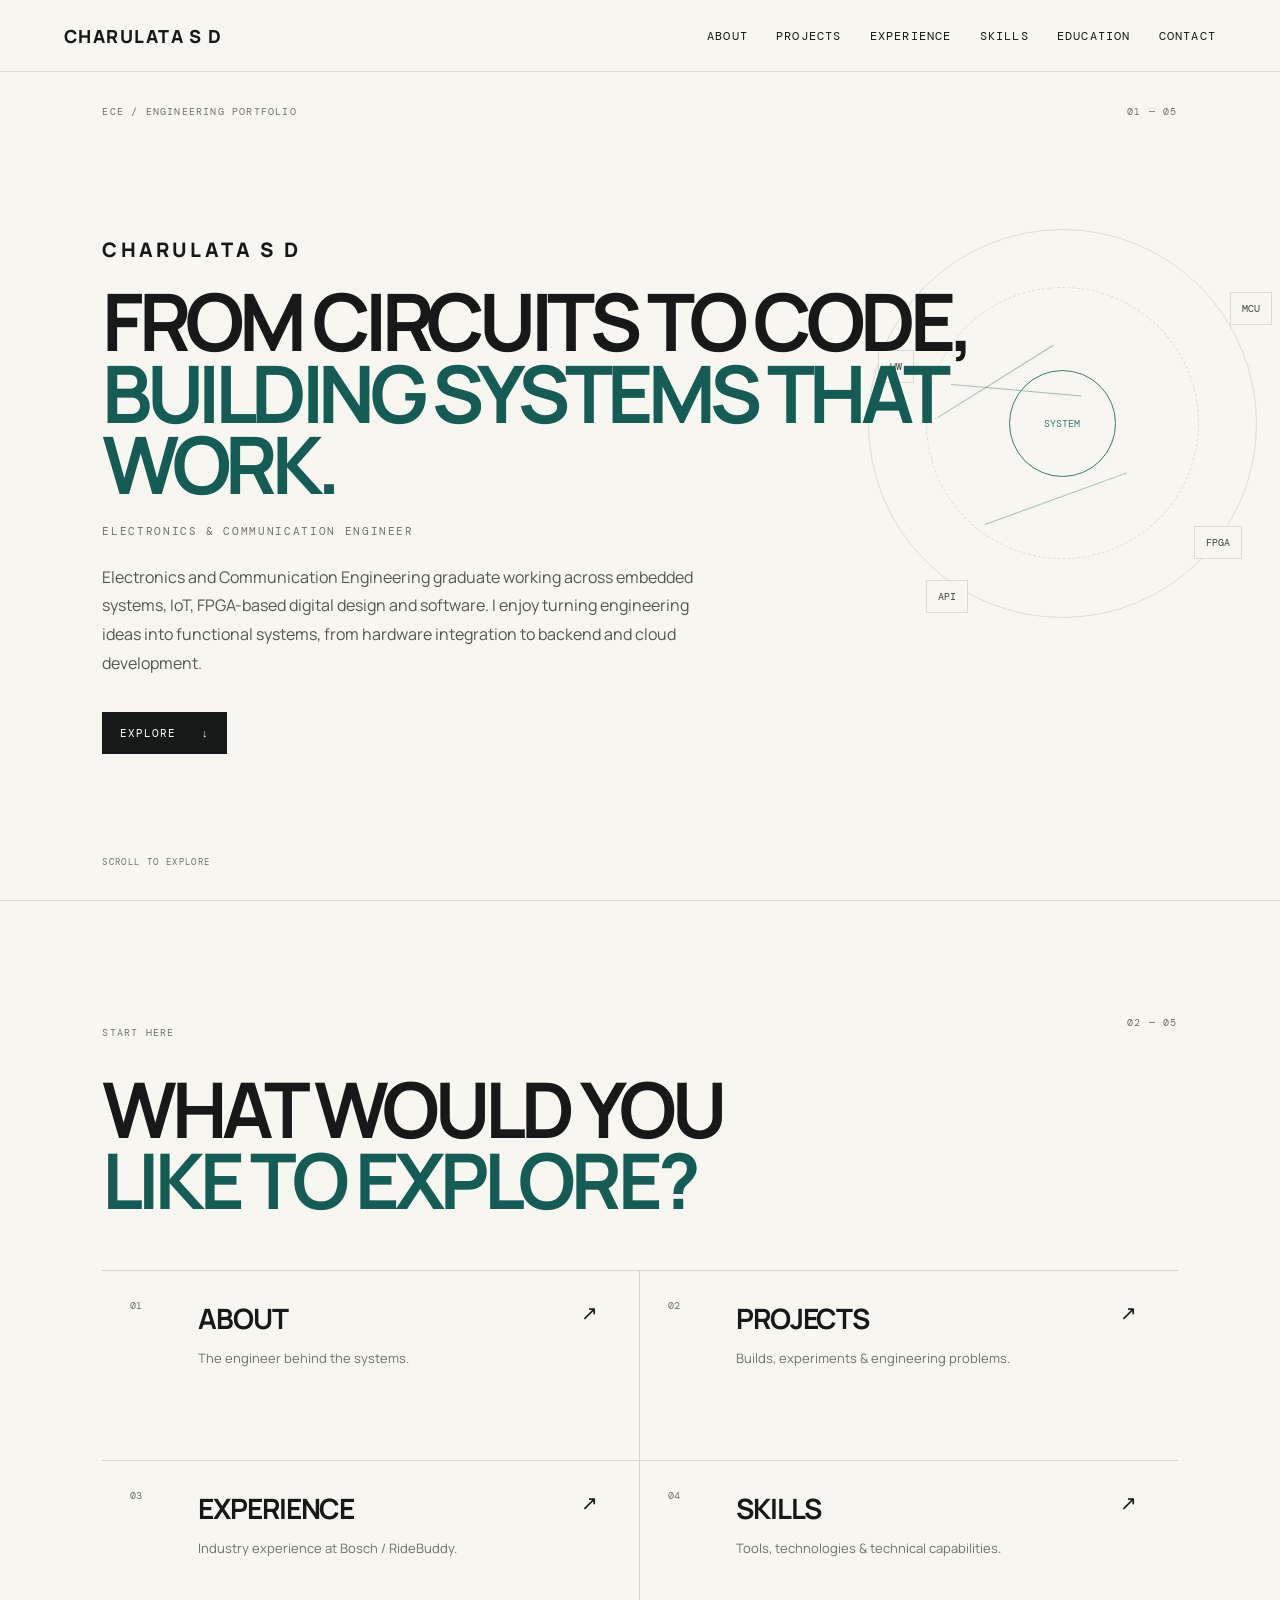
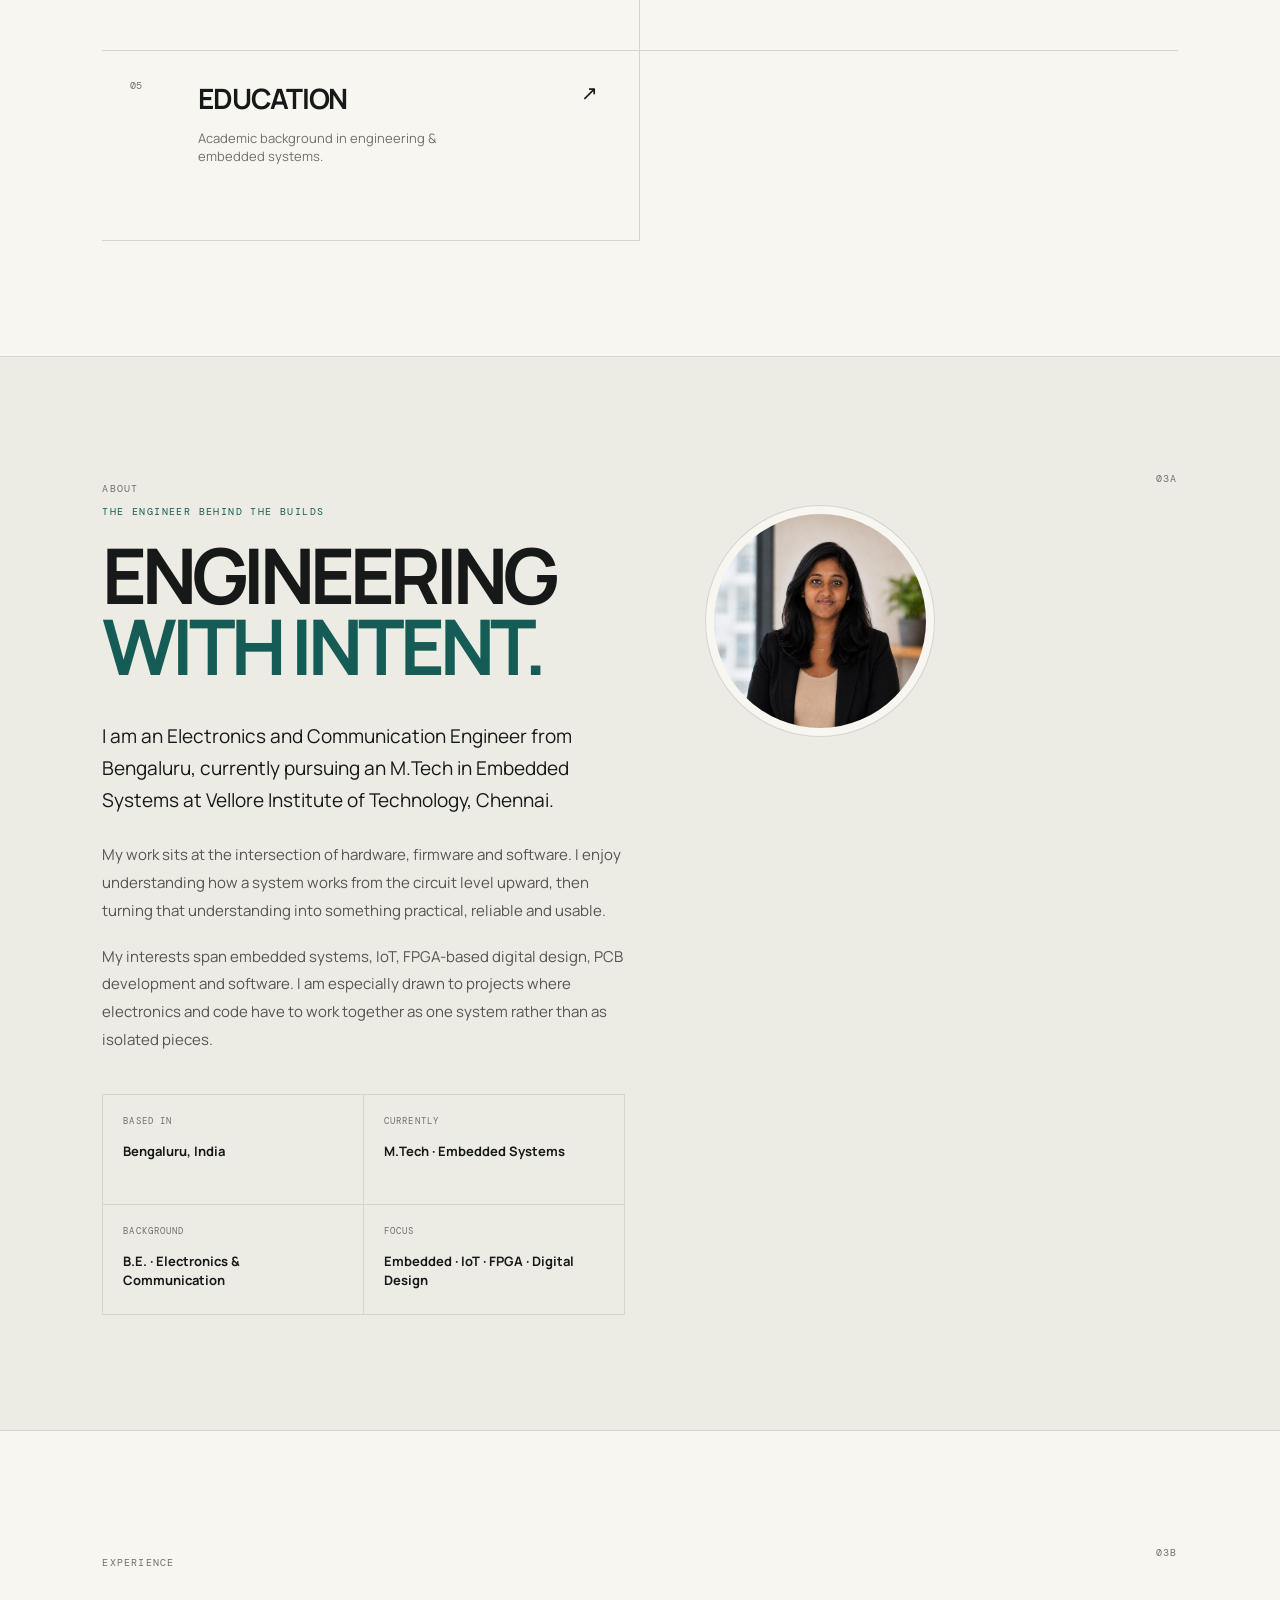
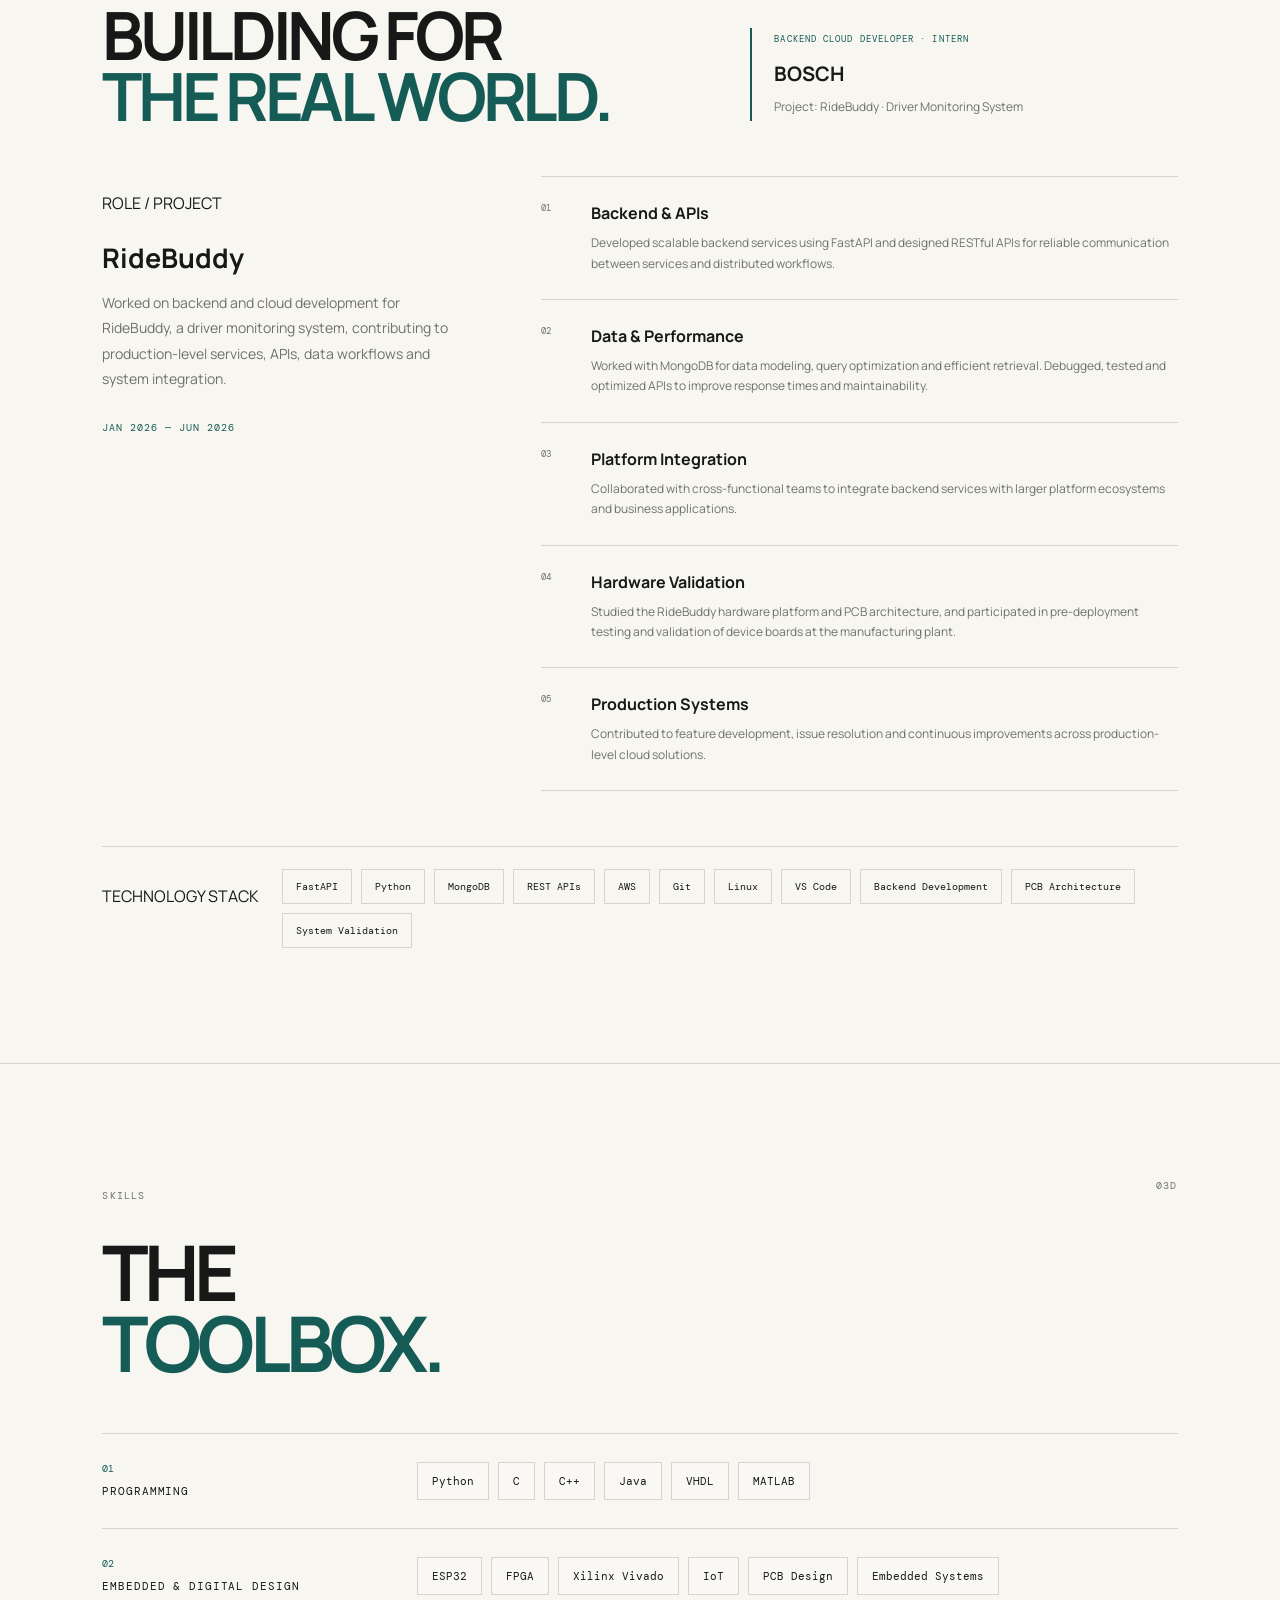
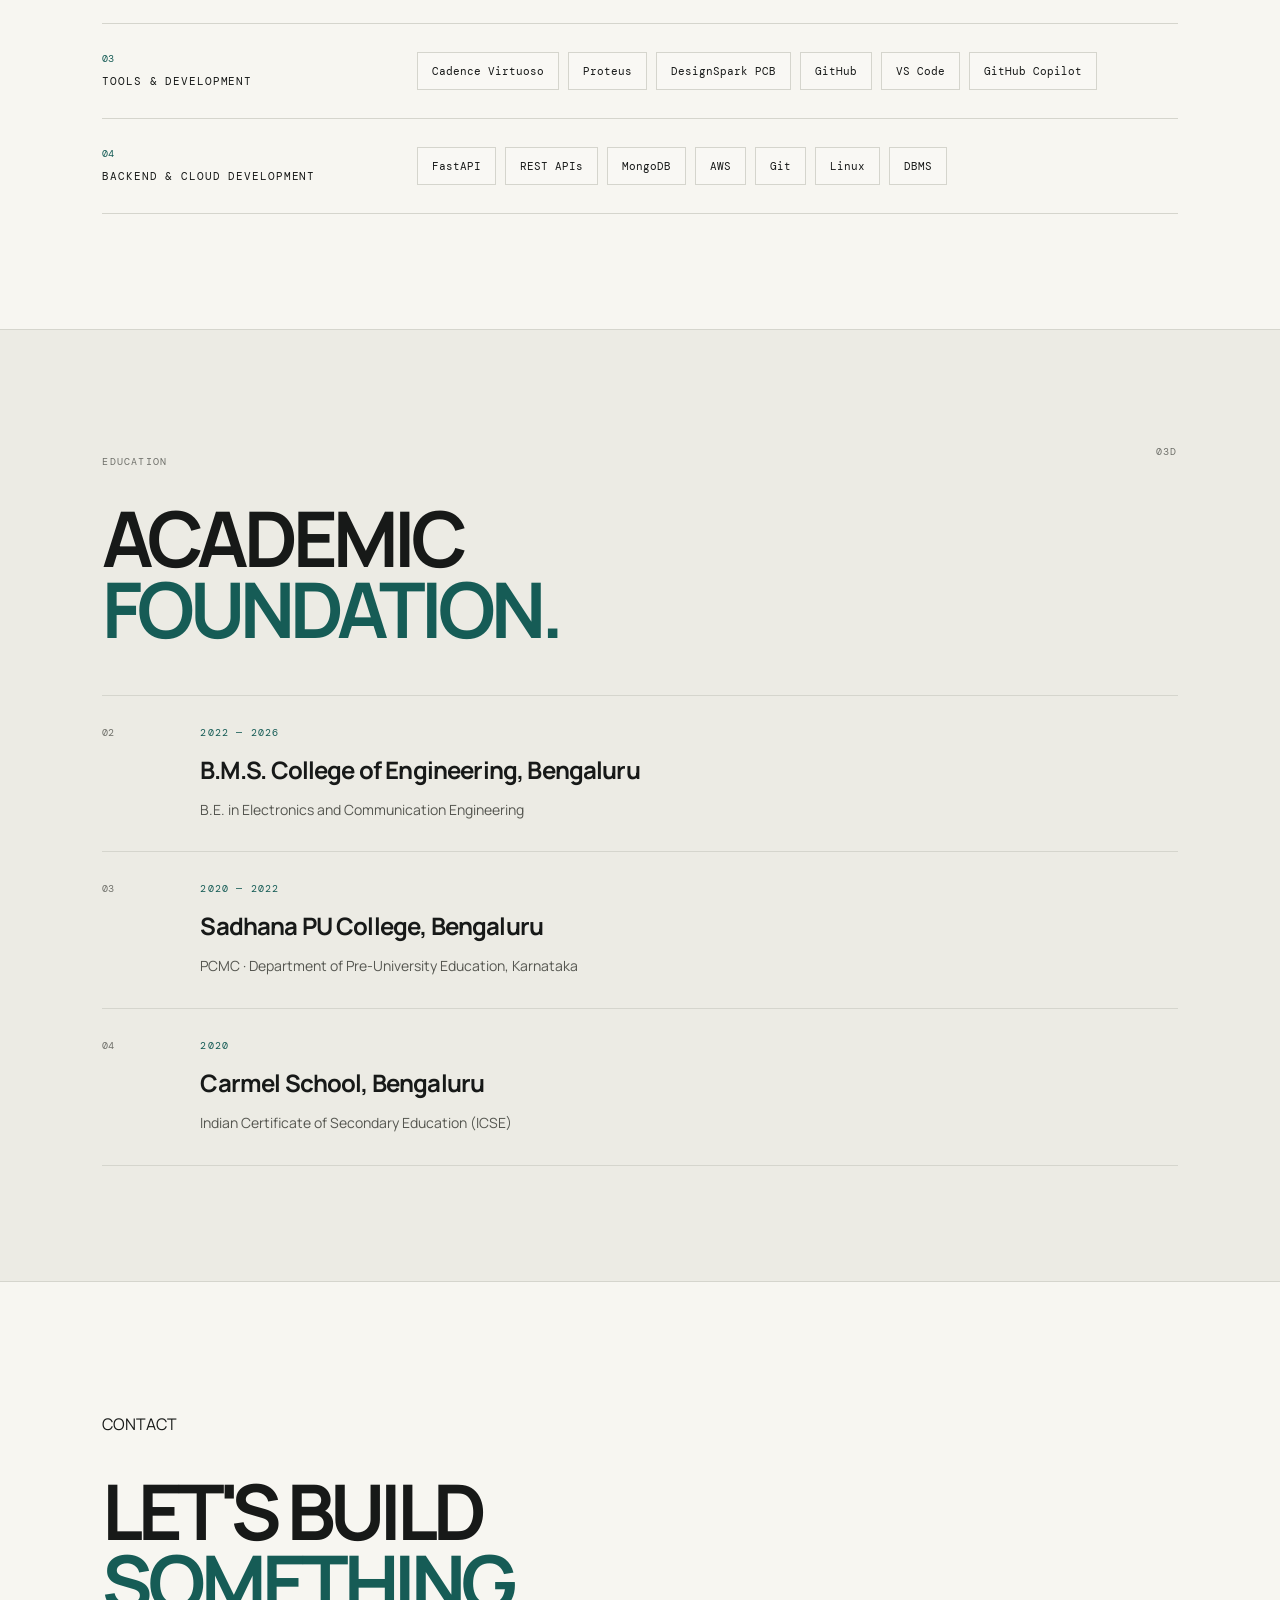
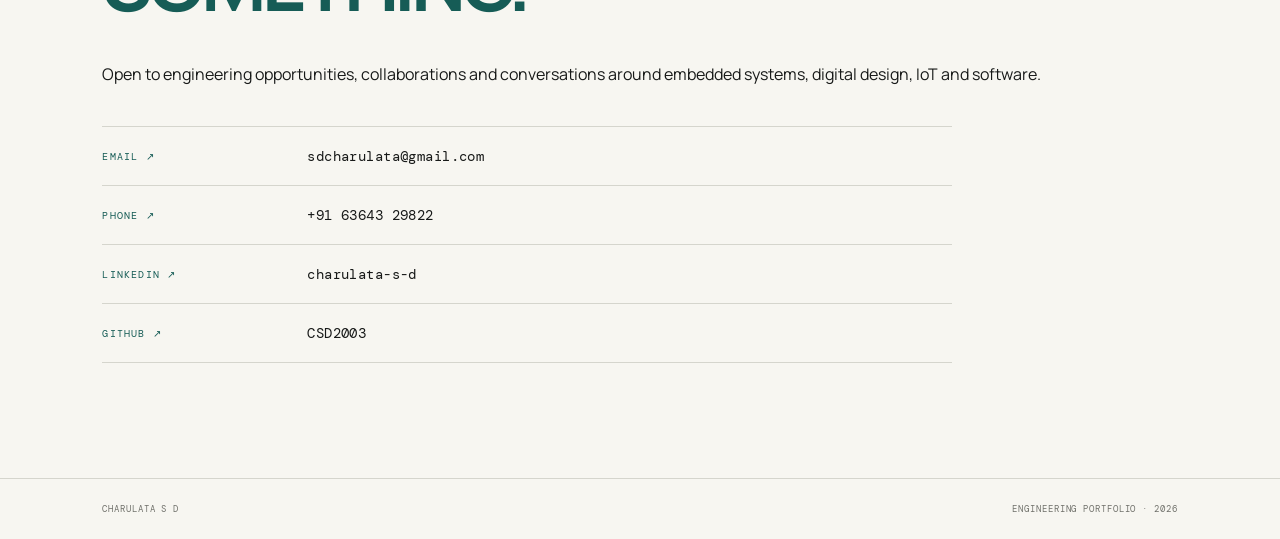
<file: index.html>
<!DOCTYPE html>
<html lang="en">
<head>
  <meta charset="UTF-8">
  <meta name="viewport" content="width=device-width, initial-scale=1.0">
  <meta name="description" content="CHARULATA S D | Electronics & Communication Engineer">
  <title>CHARULATA S D | Engineering Portfolio</title>
  <link rel="stylesheet" href="style.css">
  <link rel="stylesheet" href="hero_refinement.css">
</head>

<body>
  <header class="topbar">
    <a class="brand" href="#top">CHARULATA S D</a>

    <button class="menu-button" aria-label="Open navigation" aria-expanded="false">
      MENU <span>+</span>
    </button>

    <nav class="navigation" aria-label="Main navigation">
      <a href="#about">ABOUT</a>
      <a href="work.html">PROJECTS</a>
      <a href="#experience">EXPERIENCE</a>
      <a href="#skills">SKILLS</a>
      <a href="#education">EDUCATION</a>
      <a href="#contact">CONTACT</a>
    </nav>
  </header>

  <main id="top">

    <!-- HERO -->
    <section class="hero">
      <div class="hero-meta">
        <span>ECE / ENGINEERING PORTFOLIO</span>
        <span>01 — 05</span>
      </div>

      <div class="hero-content">
        <p class="eyebrow hero-name">CHARULATA S D</p>

        <h1>
          FROM CIRCUITS TO CODE,<br>
          <span>BUILDING SYSTEMS THAT WORK.</span>
        </h1>

        <p class="role">ELECTRONICS &amp; COMMUNICATION ENGINEER</p>

        <p class="intro">
          Electronics and Communication Engineering graduate working across
          embedded systems, IoT, FPGA-based digital design and software.
          I enjoy turning engineering ideas into functional systems, from
          hardware integration to backend and cloud development.
        </p>

        <div class="hero-links">
          <a class="primary-link" href="#explore">EXPLORE <span>↓</span></a>
        </div>
      </div>

      <div class="system-art" aria-hidden="true">
        <div class="orbit orbit-one"></div>
        <div class="orbit orbit-two"></div>
        <div class="node node-a">HW</div>
        <div class="node node-b">MCU</div>
        <div class="node node-c">FPGA</div>
        <div class="node node-d">API</div>
        <div class="core">SYSTEM</div>
        <div class="trace trace-a"></div>
        <div class="trace trace-b"></div>
        <div class="trace trace-c"></div>
      </div>

      <div class="scroll-note">SCROLL TO EXPLORE</div>
    </section>

    <!-- CHOICE SCREEN -->
    <section class="explore" id="explore">
      <div class="section-top">
        <p class="eyebrow">START HERE</p>
        <p class="section-index">02 — 05</p>
      </div>

      <h2>WHAT WOULD YOU<br><span>LIKE TO EXPLORE?</span></h2>

      <div class="choice-grid">
        <a class="choice" href="#about">
          <span class="choice-number">01</span>
          <div>
            <h3>ABOUT</h3>
            <p>The engineer behind the systems.</p>
          </div>
          <span class="arrow">↗</span>
        </a>

        <a class="choice" href="work.html">
          <span class="choice-number">02</span>
          <div>
            <h3>PROJECTS</h3>
            <p>Builds, experiments &amp; engineering problems.</p>
          </div>
          <span class="arrow">↗</span>
        </a>

        <a class="choice" href="#experience">
          <span class="choice-number">03</span>
          <div>
            <h3>EXPERIENCE</h3>
            <p>Industry experience at Bosch / RideBuddy.</p>
          </div>
          <span class="arrow">↗</span>
        </a>

        <a class="choice" href="#skills">
          <span class="choice-number">04</span>
          <div>
            <h3>SKILLS</h3>
            <p>Tools, technologies &amp; technical capabilities.</p>
          </div>
          <span class="arrow">↗</span>
        </a>

        <a class="choice" href="#education">
          <span class="choice-number">05</span>
          <div>
            <h3>EDUCATION</h3>
            <p>Academic background in engineering &amp; embedded systems.</p>
          </div>
          <span class="arrow">↗</span>
        </a>
      </div>
    </section>

    <!-- ABOUT -->
    <section class="about-section tinted" id="about">
      <div class="section-top">
        <p class="eyebrow">ABOUT</p>
        <p class="section-index">03A</p>
      </div>

      <div class="about-grid">
        <div class="about-copy">
          <p class="about-kicker">THE ENGINEER BEHIND THE BUILDS</p>

          <h2>ENGINEERING<br><span>WITH INTENT.</span></h2>

          <p class="about-lead">
            I am an Electronics and Communication Engineer from Bengaluru,
            currently pursuing an M.Tech in Embedded Systems at Vellore
            Institute of Technology, Chennai.
          </p>

          <p class="about-text">
            My work sits at the intersection of hardware, firmware and
            software. I enjoy understanding how a system works from the
            circuit level upward, then turning that understanding into
            something practical, reliable and usable.
          </p>

          <p class="about-text">
            My interests span embedded systems, IoT, FPGA-based digital
            design, PCB development and software. I am especially drawn to
            projects where electronics and code have to work together as one
            system rather than as isolated pieces.
          </p>

          <div class="about-facts">
            <div>
              <span>BASED IN</span>
              <strong>Bengaluru, India</strong>
            </div>
            <div>
              <span>CURRENTLY</span>
              <strong>M.Tech · Embedded Systems</strong>
            </div>
            <div>
              <span>BACKGROUND</span>
              <strong>B.E. · Electronics &amp; Communication</strong>
            </div>
            <div>
              <span>FOCUS</span>
              <strong>Embedded · IoT · FPGA · Digital Design</strong>
            </div>
          </div>
        </div>

        <figure class="about-photo">
          <img src="assets/charulata-profile.jpg" alt="Charulata S D">
          <figcaption>CHARULATA S D · ECE / EMBEDDED SYSTEMS</figcaption>
        </figure>
      </div>
    </section>

    <!-- EXPERIENCE -->
    <section class="experience-section tinted" id="experience">
      <div class="section-top">
        <p class="eyebrow">EXPERIENCE</p>
        <p class="section-index">03B</p>
      </div>

      <div class="experience-heading">
        <h2>BUILDING FOR<br><span>THE REAL WORLD.</span></h2>

        <div class="experience-role">
          <p>BACKEND CLOUD DEVELOPER · INTERN</p>
          <strong>BOSCH</strong>
          <span>Project: RideBuddy · Driver Monitoring System</span>
        </div>
      </div>

      <div class="experience-layout">
        <div class="experience-intro">
          <p class="eyebrow">ROLE / PROJECT</p>
          <h3>RideBuddy</h3>
          <p>
            Worked on backend and cloud development for RideBuddy, a driver
            monitoring system, contributing to production-level services,
            APIs, data workflows and system integration.
          </p>
          <p class="experience-date">JAN 2026 — JUN 2026</p>
        </div>

        <div class="experience-list">
          <article>
            <span>01</span>
            <div>
              <h3>Backend &amp; APIs</h3>
              <p>
                Developed scalable backend services using FastAPI and
                designed RESTful APIs for reliable communication between
                services and distributed workflows.
              </p>
            </div>
          </article>

          <article>
            <span>02</span>
            <div>
              <h3>Data &amp; Performance</h3>
              <p>
                Worked with MongoDB for data modeling, query optimization
                and efficient retrieval. Debugged, tested and optimized APIs
                to improve response times and maintainability.
              </p>
            </div>
          </article>

          <article>
            <span>03</span>
            <div>
              <h3>Platform Integration</h3>
              <p>
                Collaborated with cross-functional teams to integrate backend
                services with larger platform ecosystems and business
                applications.
              </p>
            </div>
          </article>

          <article>
            <span>04</span>
            <div>
              <h3>Hardware Validation</h3>
              <p>
                Studied the RideBuddy hardware platform and PCB architecture,
                and participated in pre-deployment testing and validation of
                device boards at the manufacturing plant.
              </p>
            </div>
          </article>

          <article>
            <span>05</span>
            <div>
              <h3>Production Systems</h3>
              <p>
                Contributed to feature development, issue resolution and
                continuous improvements across production-level cloud
                solutions.
              </p>
            </div>
          </article>
        </div>
      </div>

      <div class="technology-stack">
        <p class="eyebrow">TECHNOLOGY STACK</p>
        <div>
          <span>FastAPI</span>
          <span>Python</span>
          <span>MongoDB</span>
          <span>REST APIs</span>
          <span>AWS</span>
          <span>Git</span>
          <span>Linux</span>
          <span>VS Code</span>
          <span>Backend Development</span>
          <span>PCB Architecture</span>
          <span>System Validation</span>
        </div>
      </div>
    </section>

    <!-- SKILLS -->
    <section class="module-preview skills-section" id="skills">
      <div class="section-top">
        <p class="eyebrow">SKILLS</p>
        <p class="section-index">03D</p>
      </div>

      <h2>THE<br><span>TOOLBOX.</span></h2>

      <div class="skills-list">

        <div class="skill-row">
          <div class="skill-label">
            <span>01</span>
            <strong>PROGRAMMING</strong>
          </div>
          <div class="skill-items">
            <span>Python</span>
            <span>C</span>
            <span>C++</span>
            <span>Java</span>
            <span>VHDL</span>
            <span>MATLAB</span>
          </div>
        </div>

        <div class="skill-row">
          <div class="skill-label">
            <span>02</span>
            <strong>EMBEDDED &amp; DIGITAL DESIGN</strong>
          </div>
          <div class="skill-items">
            <span>ESP32</span>
            <span>FPGA</span>
            <span>Xilinx Vivado</span>
            <span>IoT</span>
            <span>PCB Design</span>
            <span>Embedded Systems</span>
          </div>
        </div>

        <div class="skill-row">
          <div class="skill-label">
            <span>03</span>
            <strong>TOOLS &amp; DEVELOPMENT</strong>
          </div>
          <div class="skill-items">
            <span>Cadence Virtuoso</span>
            <span>Proteus</span>
            <span>DesignSpark PCB</span>
            <span>GitHub</span>
            <span>VS Code</span>
            <span>GitHub Copilot</span>
          </div>
        </div>

        <div class="skill-row">
          <div class="skill-label">
            <span>04</span>
            <strong>BACKEND &amp; CLOUD DEVELOPMENT</strong>
          </div>
          <div class="skill-items">
            <span>FastAPI</span>
            <span>REST APIs</span>
            <span>MongoDB</span>
            <span>AWS</span>
            <span>Git</span>
            <span>Linux</span>
            <span>DBMS</span>
          </div>
        </div>

      </div>
    </section>

    <!-- EDUCATION -->
    <section class="education-section tinted" id="education">
      <div class="section-top">
        <p class="eyebrow">EDUCATION</p>
        <p class="section-index">03D</p>
      </div>

      <h2>ACADEMIC<br><span>FOUNDATION.</span></h2>

      <div class="education-list">
        <article class="education-card">
          <span class="education-number">02</span>
          <div class="education-main">
            <p class="education-date">2022 — 2026</p>
            <h3>B.M.S. College of Engineering, Bengaluru</h3>
            <p>B.E. in Electronics and Communication Engineering</p>
          </div>
        </article>

        <article class="education-card">
          <span class="education-number">03</span>
          <div class="education-main">
            <p class="education-date">2020 — 2022</p>
            <h3>Sadhana PU College, Bengaluru</h3>
            <p>PCMC · Department of Pre-University Education, Karnataka</p>
          </div>
        </article>

        <article class="education-card">
          <span class="education-number">04</span>
          <div class="education-main">
            <p class="education-date">2020</p>
            <h3>Carmel School, Bengaluru</h3>
            <p>Indian Certificate of Secondary Education (ICSE)</p>
          </div>
        </article>
      </div>
    </section>

    <!-- CONTACT -->
    <section class="contact" id="contact">
      <p class="eyebrow">CONTACT</p>
      <h2>LET'S BUILD<br><span>SOMETHING.</span></h2>

      <p class="contact-intro">
        Open to engineering opportunities, collaborations and conversations
        around embedded systems, digital design, IoT and software.
      </p>

      <div class="contact-links">

        <a class="contact-card" href="mailto:sdcharulata@gmail.com">
          <span class="contact-label">EMAIL ↗</span>
          <span class="contact-value">sdcharulata@gmail.com</span>
        </a>

        <a class="contact-card" href="tel:+916364329822">
          <span class="contact-label">PHONE ↗</span>
          <span class="contact-value">+91 63643 29822</span>
        </a>

        <a class="contact-card"
           href="https://www.linkedin.com/in/charulata-s-d/"
           target="_blank" rel="noopener">
          <span class="contact-label">LINKEDIN ↗</span>
          <span class="contact-value">charulata-s-d</span>
        </a>

        <a class="contact-card"
           href="https://github.com/CSD2003"
           target="_blank" rel="noopener">
          <span class="contact-label">GITHUB ↗</span>
          <span class="contact-value">CSD2003</span>
        </a>

      </div>
    </section>

  </main>

  <footer>
    <span>CHARULATA S D</span>
    <span>ENGINEERING PORTFOLIO · 2026</span>
  </footer>

  <script src="script.js"></script>
</body>
</html>
</file>
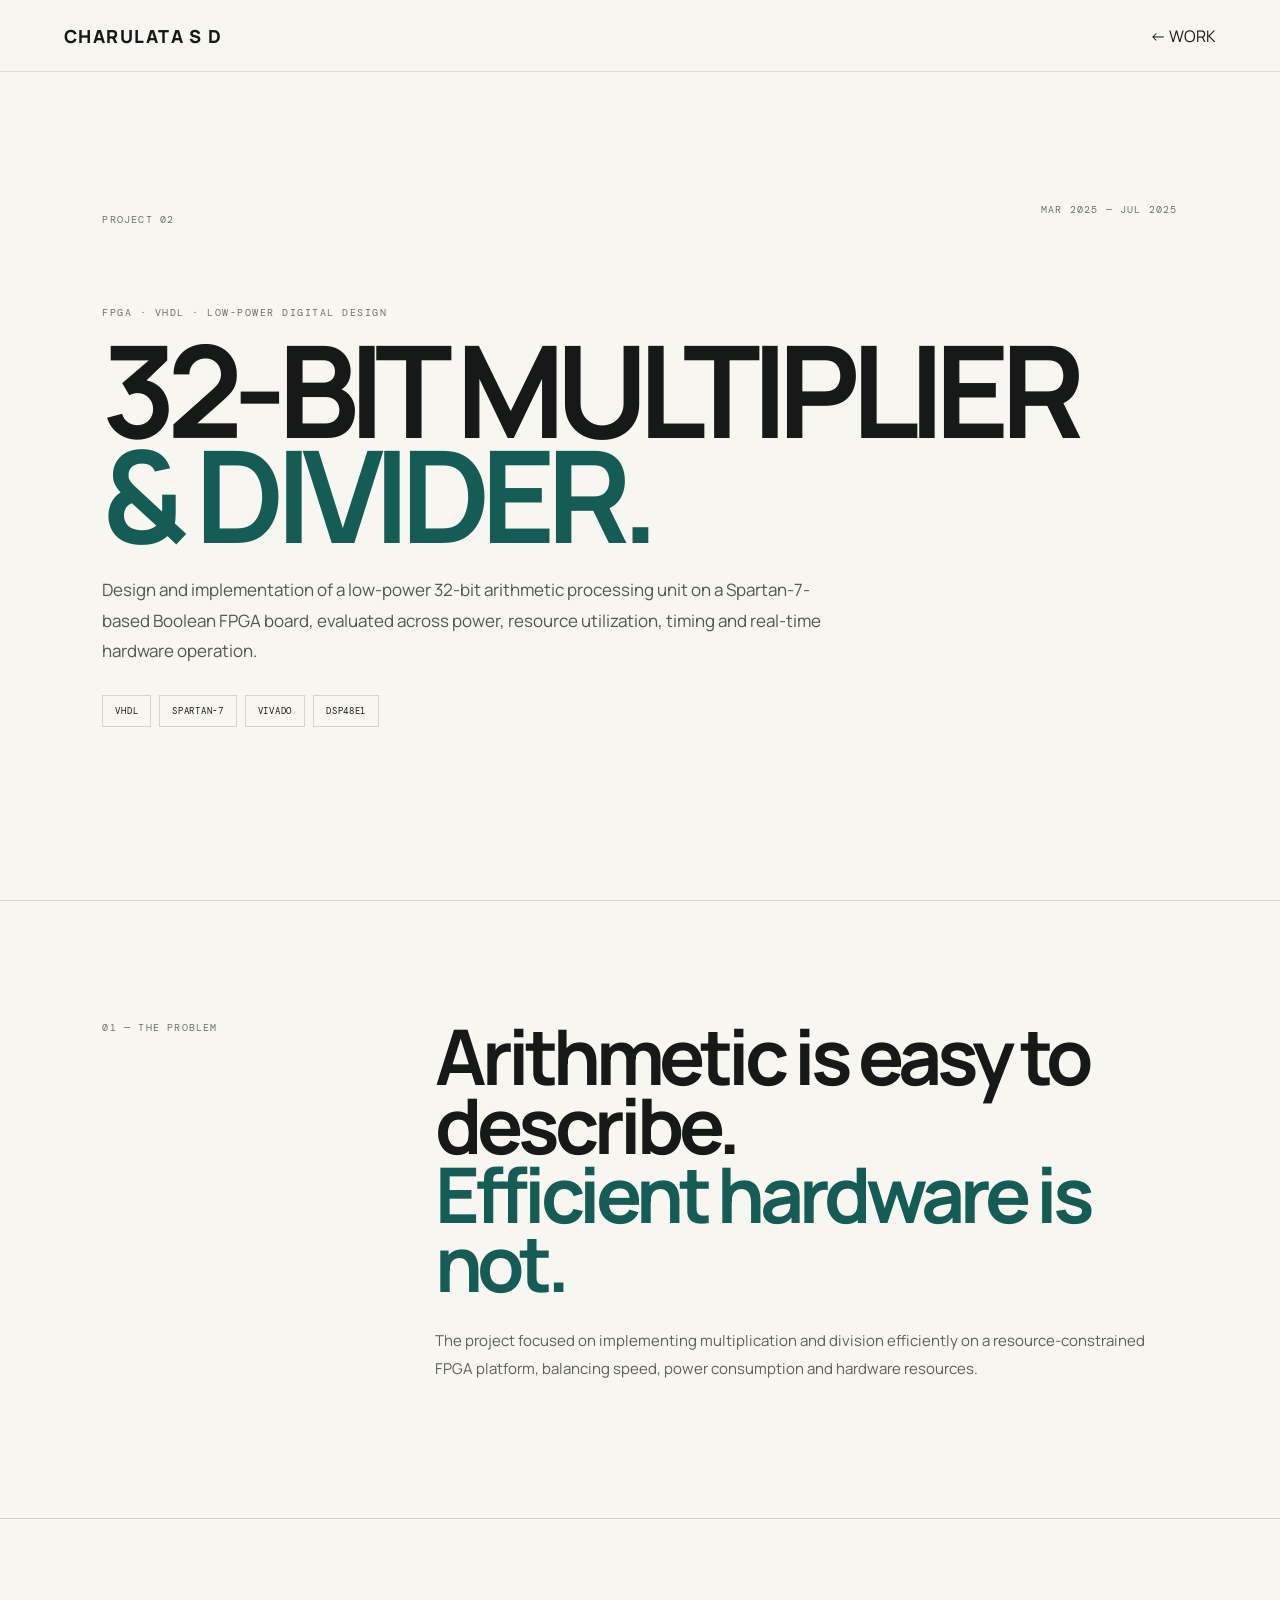
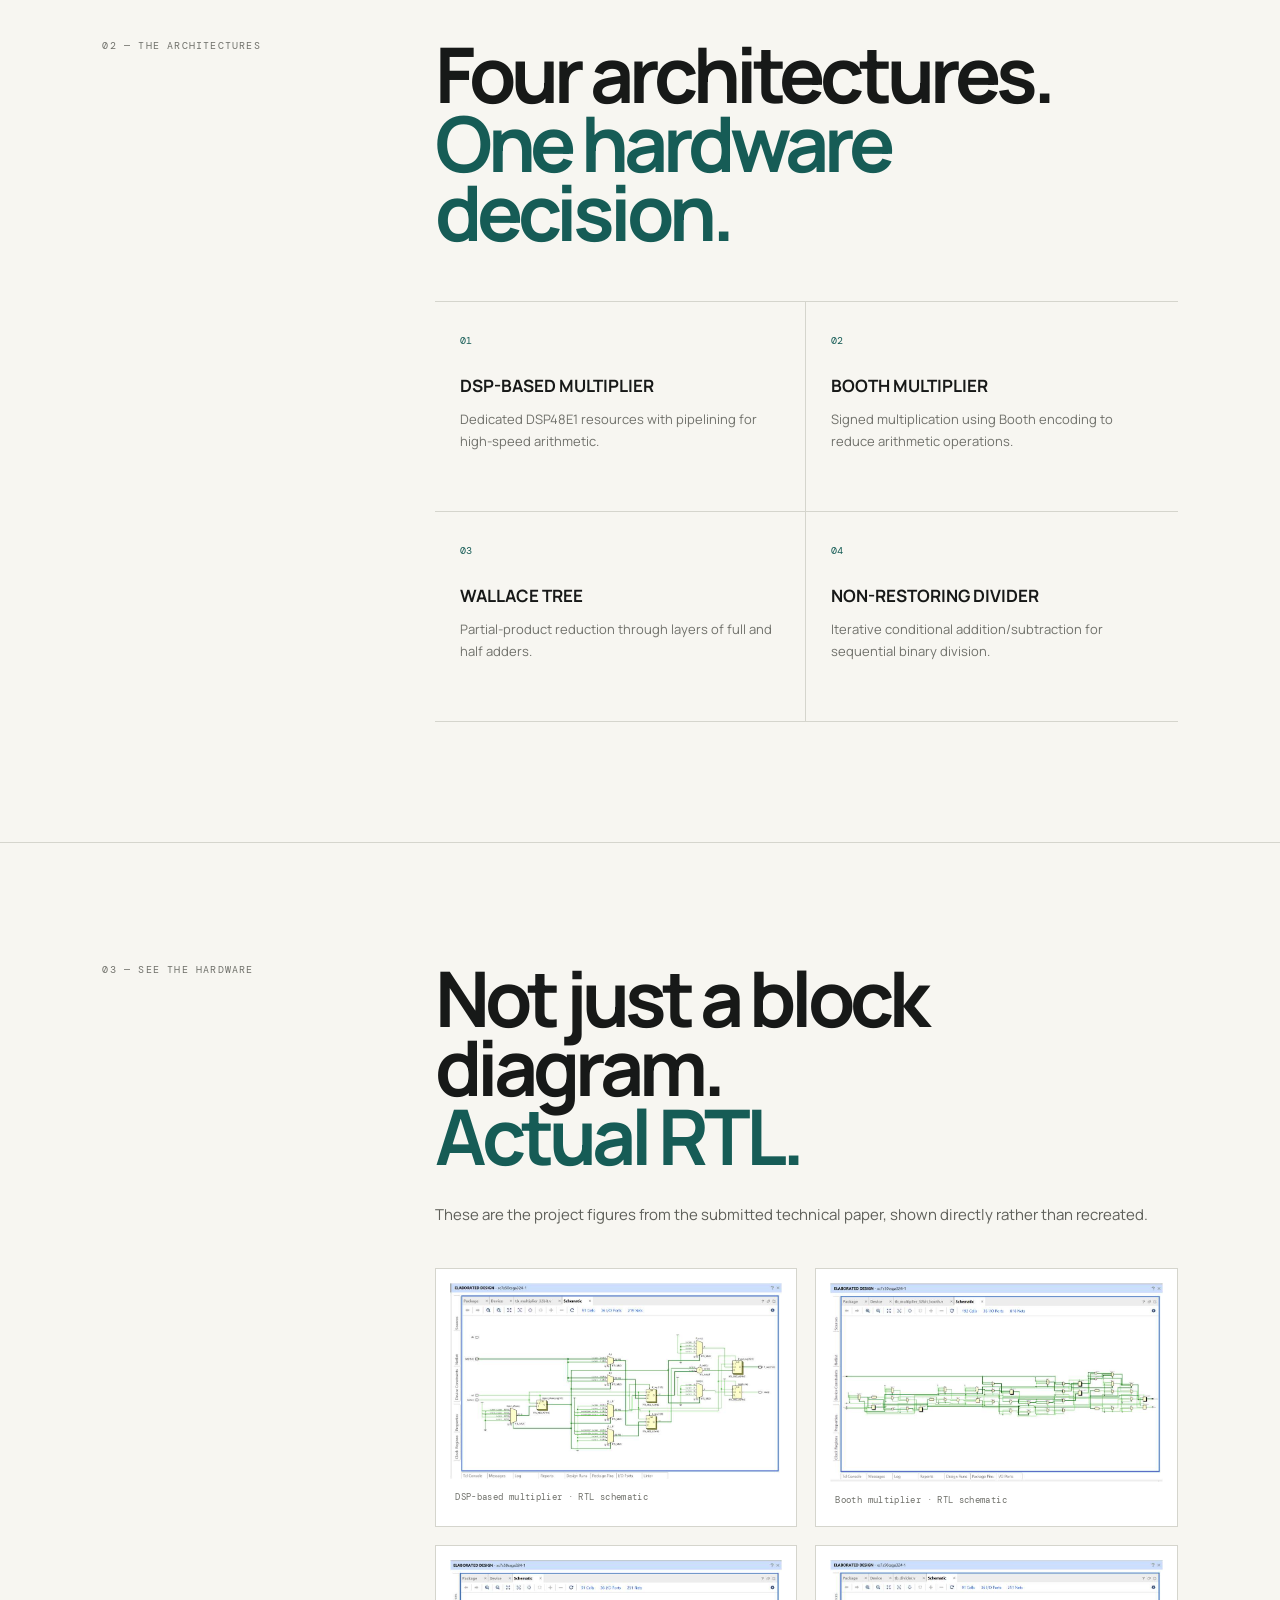
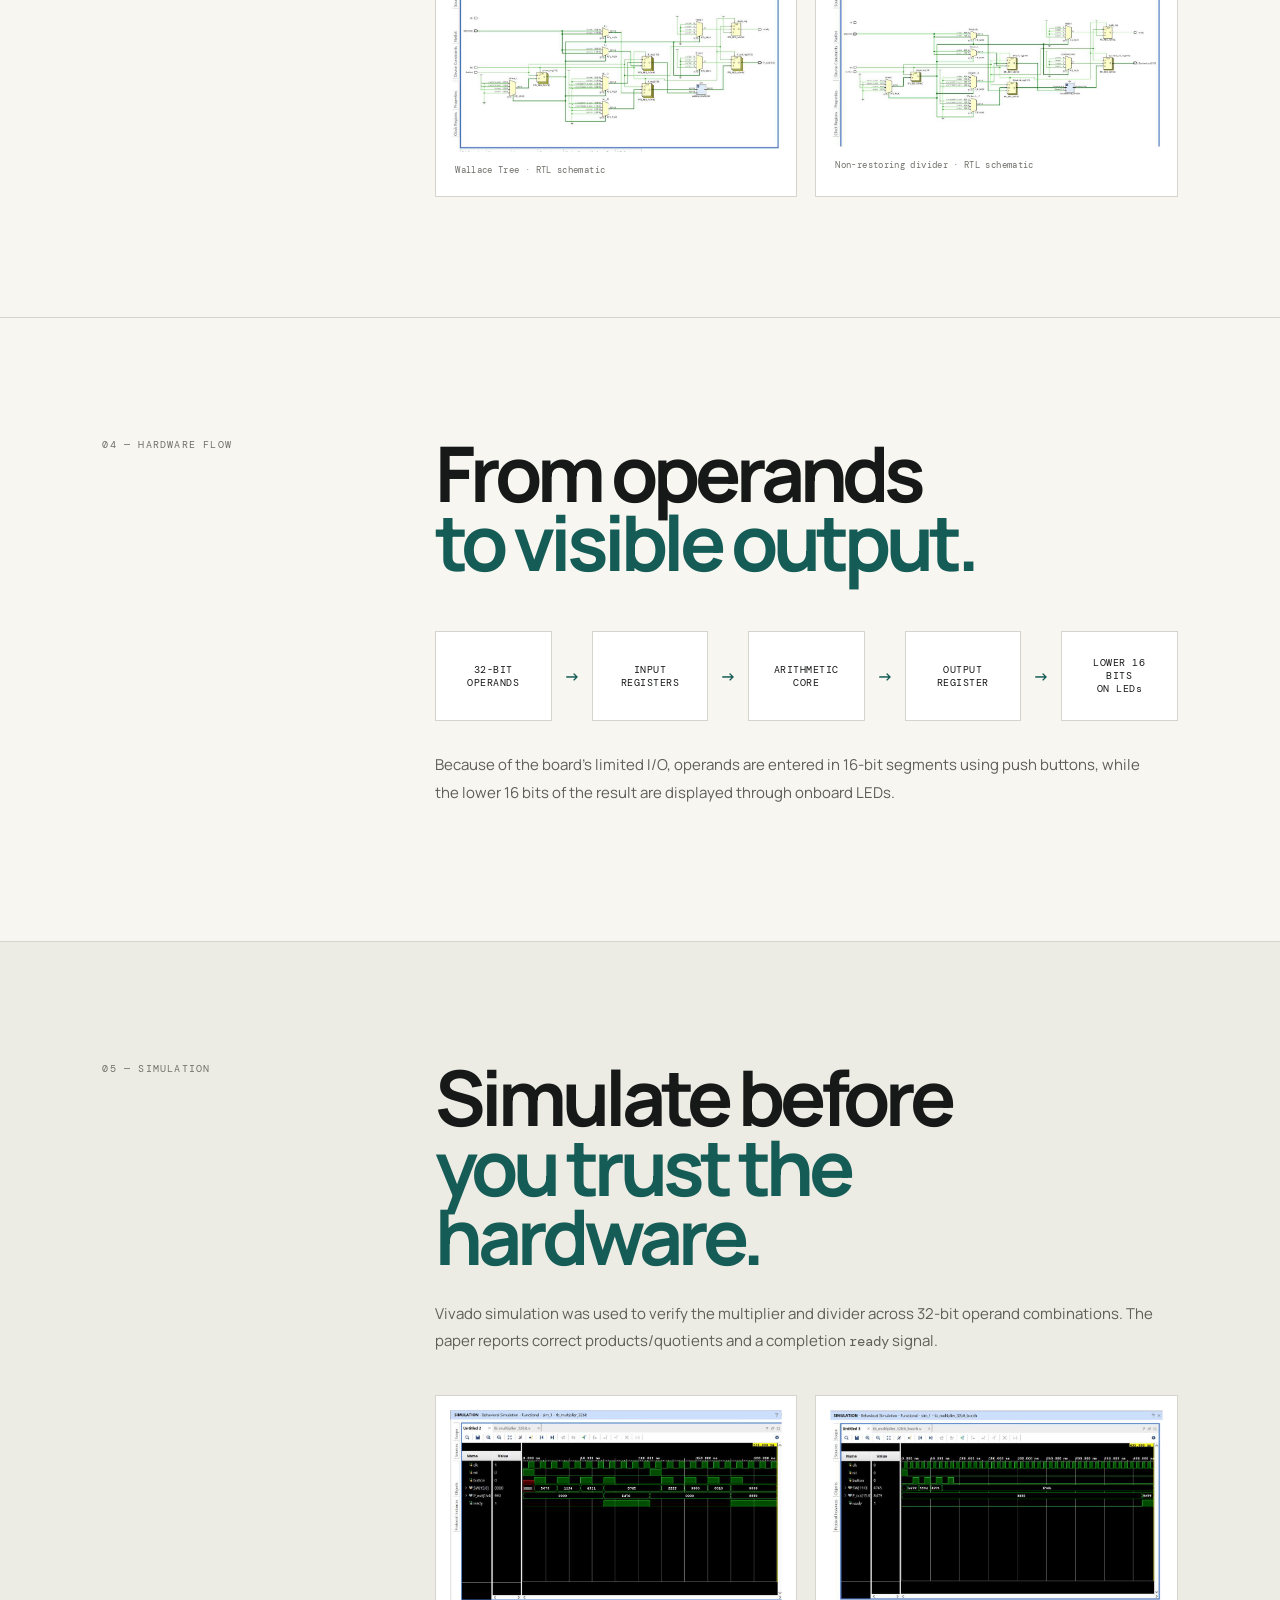
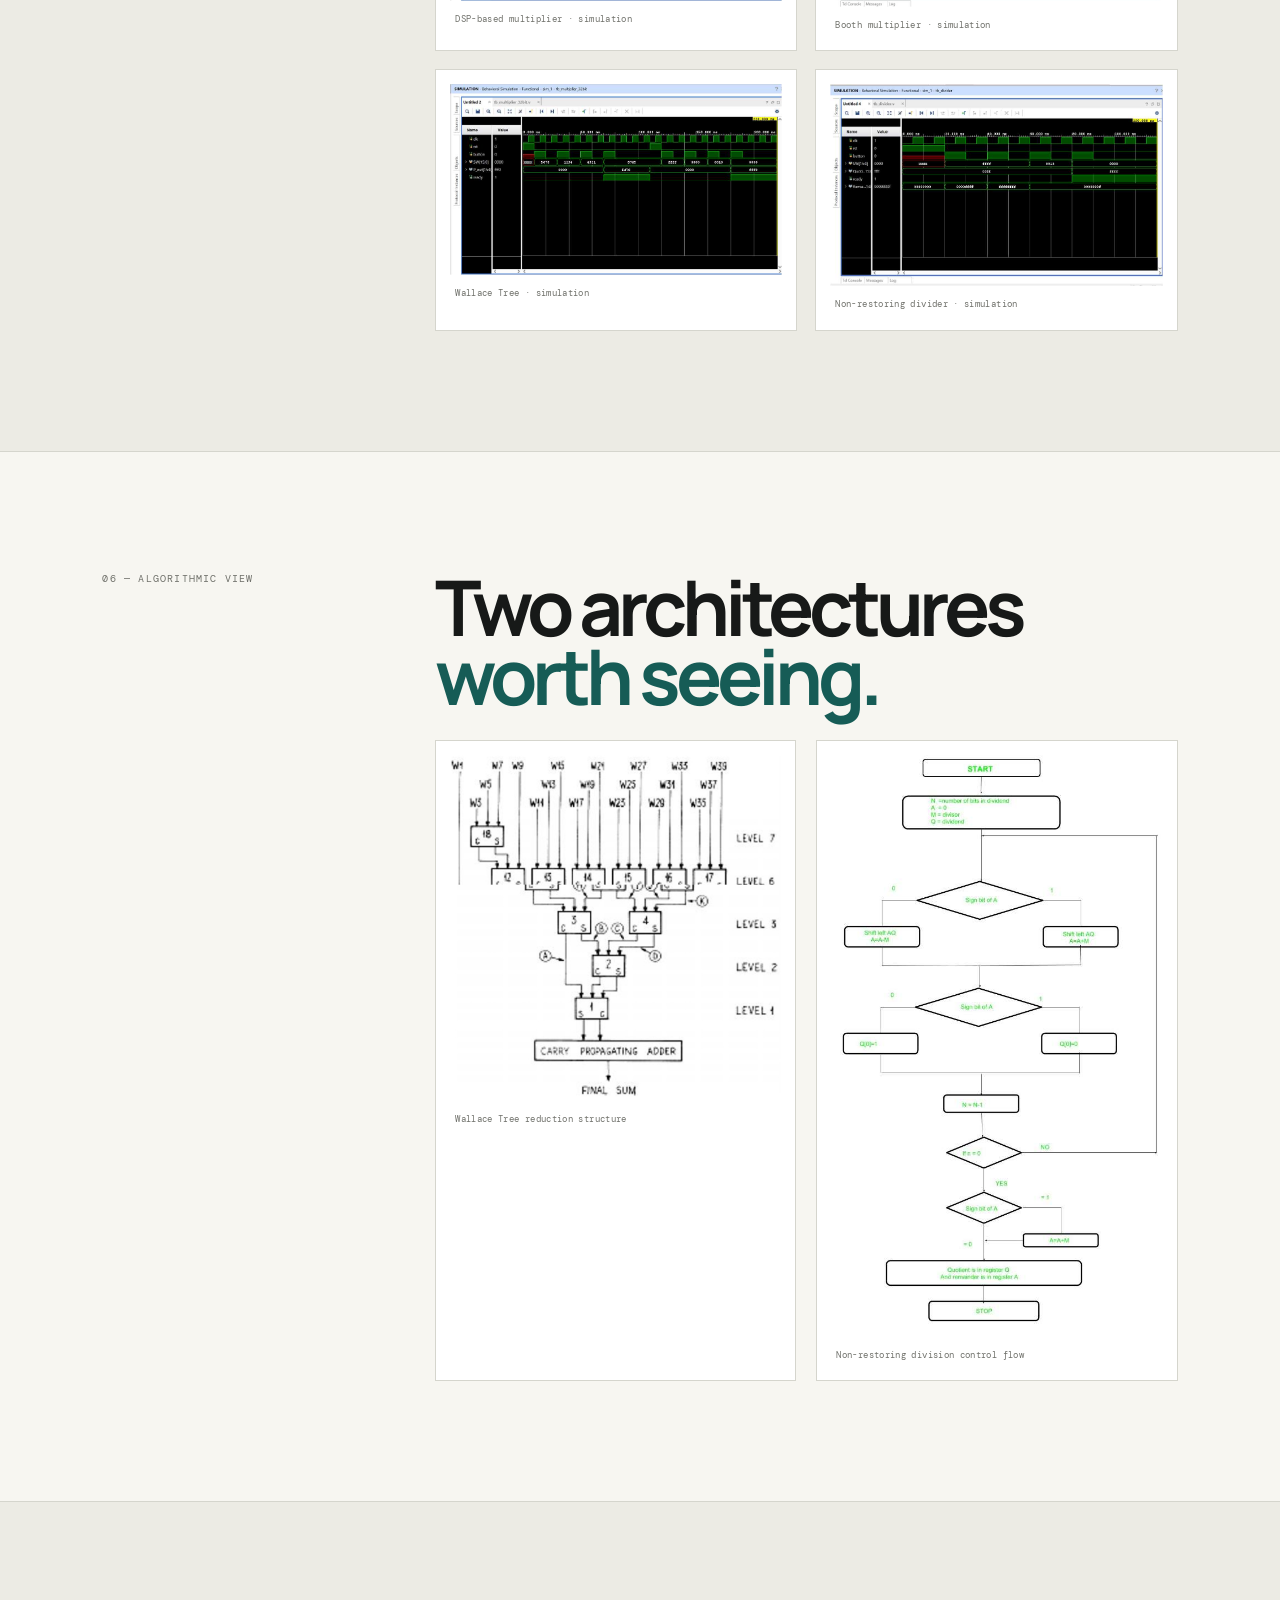
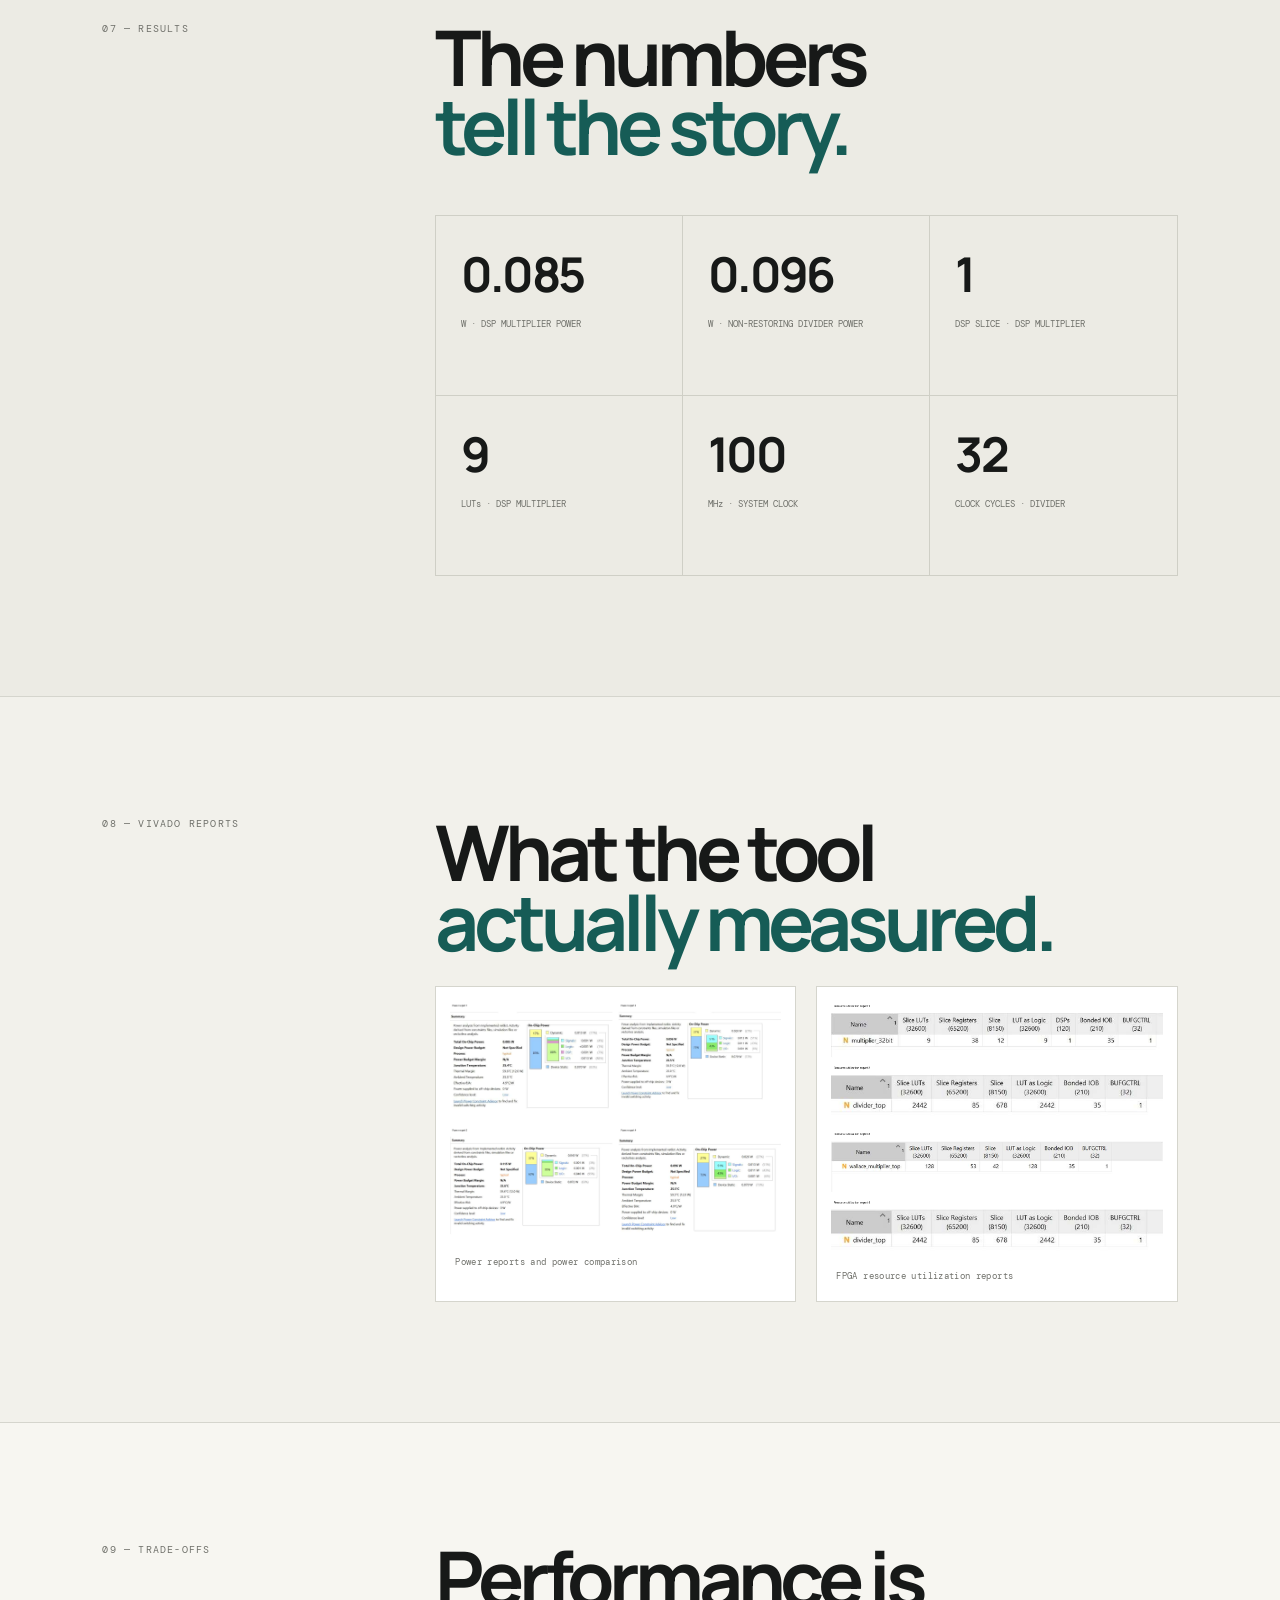
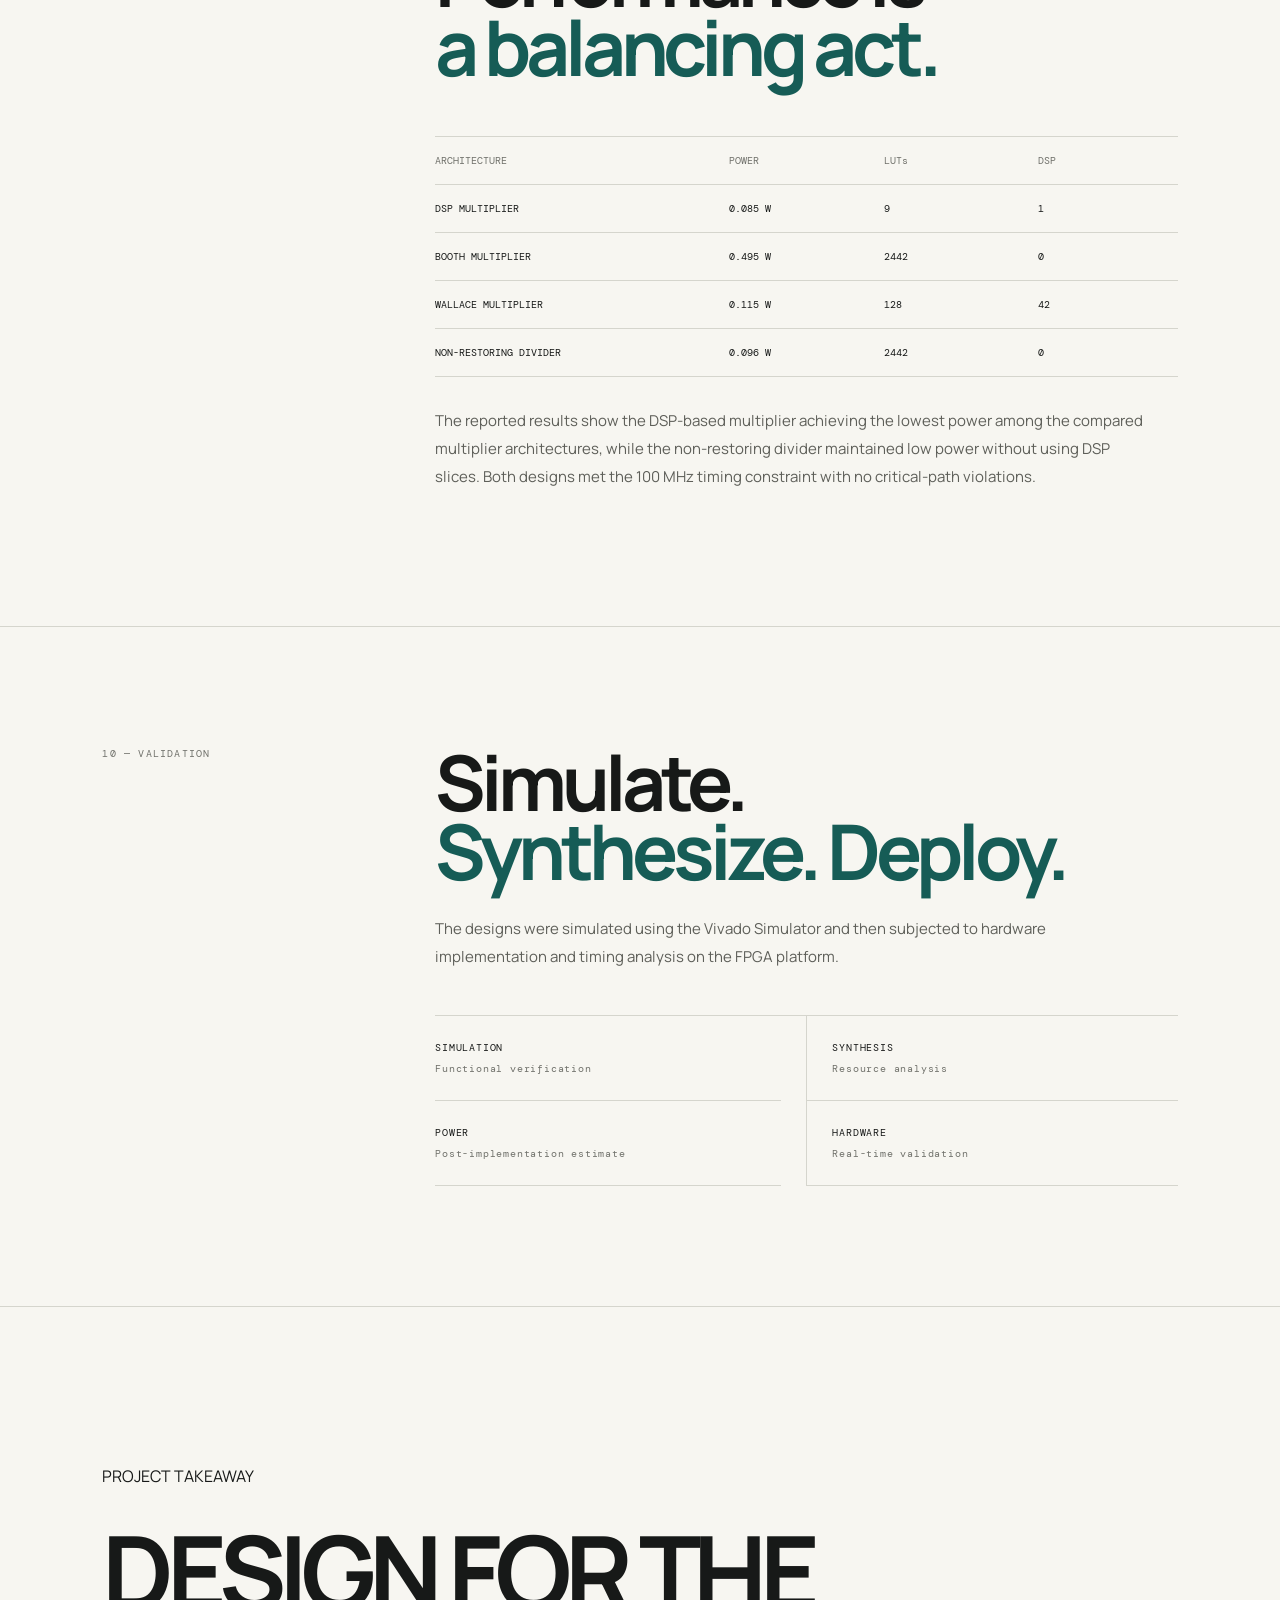
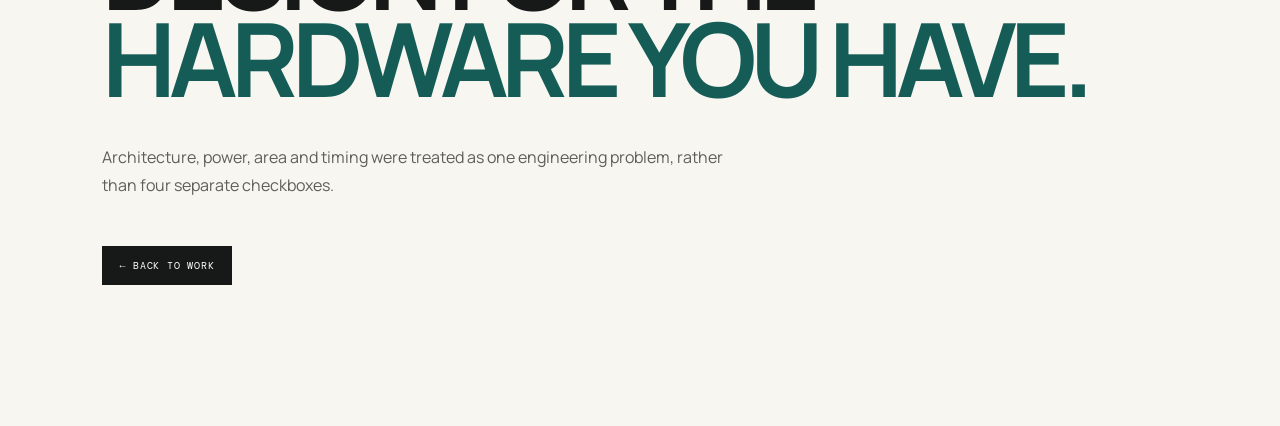
<file: project-fpga.html>
<!DOCTYPE html>
<html lang="en">
<head>
  <meta charset="UTF-8">
  <meta name="viewport" content="width=device-width, initial-scale=1.0">
  <meta name="description" content="FPGA 32-bit Multiplier and Divider | Charulata S D">
  <title>FPGA 32-bit Multiplier & Divider | Charulata S D</title>
  <link rel="stylesheet" href="style.css">
  <link rel="stylesheet" href="project.css">
</head>
<body>
  <header class="topbar">
    <a class="brand" href="index.html">CHARULATA S D</a>
    <a class="back-link" href="work.html">← WORK</a>
  </header>

  <main>
    <section class="project-hero">
      <div class="section-top">
        <p class="eyebrow">PROJECT 02</p>
        <p class="section-index">MAR 2025 — JUL 2025</p>
      </div>
      <p class="project-kicker">FPGA · VHDL · LOW-POWER DIGITAL DESIGN</p>
      <h1>32-BIT MULTIPLIER<br><span>&amp; DIVIDER.</span></h1>
      <p class="project-summary">
        Design and implementation of a low-power 32-bit arithmetic processing unit
        on a Spartan-7-based Boolean FPGA board, evaluated across power, resource
        utilization, timing and real-time hardware operation.
      </p>
      <div class="tech-row">
        <span>VHDL</span><span>SPARTAN-7</span><span>VIVADO</span><span>DSP48E1</span>
      </div>
    </section>

    <section class="project-section">
      <div class="section-label">01 — THE PROBLEM</div>
      <div class="section-copy">
        <h2>Arithmetic is easy to describe.<br><span>Efficient hardware is not.</span></h2>
        <p>
          The project focused on implementing multiplication and division efficiently
          on a resource-constrained FPGA platform, balancing speed, power consumption
          and hardware resources.
        </p>
      </div>
    </section>

    <section class="project-section">
      <div class="section-label">02 — THE ARCHITECTURES</div>
      <div class="section-copy">
        <h2>Four architectures.<br><span>One hardware decision.</span></h2>
        <div class="architecture-grid">
          <article><span>01</span><h3>DSP-BASED MULTIPLIER</h3><p>Dedicated DSP48E1 resources with pipelining for high-speed arithmetic.</p></article>
          <article><span>02</span><h3>BOOTH MULTIPLIER</h3><p>Signed multiplication using Booth encoding to reduce arithmetic operations.</p></article>
          <article><span>03</span><h3>WALLACE TREE</h3><p>Partial-product reduction through layers of full and half adders.</p></article>
          <article><span>04</span><h3>NON-RESTORING DIVIDER</h3><p>Iterative conditional addition/subtraction for sequential binary division.</p></article>
        </div>
      </div>
    </section>

    <section class="visual-section">
      <div class="section-label">03 — SEE THE HARDWARE</div>
      <div class="visual-copy">
        <h2>Not just a block diagram.<br><span>Actual RTL.</span></h2>
        <p class="visual-note">These are the project figures from the submitted technical paper, shown directly rather than recreated.</p>
        <div class="visual-grid four">
          <figure><img src="assets/dsp-rtl.png" alt="DSP based multiplier RTL schematic"><figcaption>DSP-based multiplier · RTL schematic</figcaption></figure>
          <figure><img src="assets/booth-rtl.png" alt="Booth multiplier RTL schematic"><figcaption>Booth multiplier · RTL schematic</figcaption></figure>
          <figure><img src="assets/wallace-rtl.png" alt="Wallace Tree multiplier RTL schematic"><figcaption>Wallace Tree · RTL schematic</figcaption></figure>
          <figure><img src="assets/divider-rtl.png" alt="Non-restoring divider RTL schematic"><figcaption>Non-restoring divider · RTL schematic</figcaption></figure>
        </div>
      </div>
    </section>

    <section class="project-section">
      <div class="section-label">04 — HARDWARE FLOW</div>
      <div class="section-copy">
        <h2>From operands<br><span>to visible output.</span></h2>
        <div class="flow">
          <div>32-BIT<br>OPERANDS</div><b>→</b><div>INPUT<br>REGISTERS</div><b>→</b><div>ARITHMETIC<br>CORE</div><b>→</b><div>OUTPUT<br>REGISTER</div><b>→</b><div>LOWER 16 BITS<br>ON LEDs</div>
        </div>
        <p>
          Because of the board's limited I/O, operands are entered in 16-bit segments
          using push buttons, while the lower 16 bits of the result are displayed
          through onboard LEDs.
        </p>
      </div>
    </section>

    <section class="visual-section tinted-visual">
      <div class="section-label">05 — SIMULATION</div>
      <div class="visual-copy">
        <h2>Simulate before<br><span>you trust the hardware.</span></h2>
        <p class="visual-note">
          Vivado simulation was used to verify the multiplier and divider across 32-bit
          operand combinations. The paper reports correct products/quotients and a
          completion <code>ready</code> signal.
        </p>
        <div class="visual-grid four">
          <figure><img src="assets/dsp-sim.png" alt="DSP multiplier Vivado simulation"><figcaption>DSP-based multiplier · simulation</figcaption></figure>
          <figure><img src="assets/booth-sim.png" alt="Booth multiplier Vivado simulation"><figcaption>Booth multiplier · simulation</figcaption></figure>
          <figure><img src="assets/wallace-sim.png" alt="Wallace Tree multiplier Vivado simulation"><figcaption>Wallace Tree · simulation</figcaption></figure>
          <figure><img src="assets/divider-sim.png" alt="Non-restoring divider Vivado simulation"><figcaption>Non-restoring divider · simulation</figcaption></figure>
        </div>
      </div>
    </section>

    <section class="visual-section">
      <div class="section-label">06 — ALGORITHMIC VIEW</div>
      <div class="visual-copy">
        <h2>Two architectures<br><span>worth seeing.</span></h2>
        <div class="algorithm-grid">
          <figure><img src="assets/wallace-structure.png" alt="Wallace Tree structure from project paper"><figcaption>Wallace Tree reduction structure</figcaption></figure>
          <figure><img src="assets/divider-flow.png" alt="Non-restoring division flowchart from project paper"><figcaption>Non-restoring division control flow</figcaption></figure>
        </div>
      </div>
    </section>

    <section class="project-section metrics-section">
      <div class="section-label">07 — RESULTS</div>
      <div class="section-copy">
        <h2>The numbers<br><span>tell the story.</span></h2>
        <div class="metric-grid">
          <div class="metric"><strong>0.085</strong><span>W · DSP MULTIPLIER POWER</span></div>
          <div class="metric"><strong>0.096</strong><span>W · NON-RESTORING DIVIDER POWER</span></div>
          <div class="metric"><strong>1</strong><span>DSP SLICE · DSP MULTIPLIER</span></div>
          <div class="metric"><strong>9</strong><span>LUTs · DSP MULTIPLIER</span></div>
          <div class="metric"><strong>100</strong><span>MHz · SYSTEM CLOCK</span></div>
          <div class="metric"><strong>32</strong><span>CLOCK CYCLES · DIVIDER</span></div>
        </div>
      </div>
    </section>

    <section class="visual-section results-visual">
      <div class="section-label">08 — VIVADO REPORTS</div>
      <div class="visual-copy">
        <h2>What the tool<br><span>actually measured.</span></h2>
        <div class="report-grid">
          <figure><img src="assets/power-reports.png" alt="Vivado power reports from the project paper"><figcaption>Power reports and power comparison</figcaption></figure>
          <figure><img src="assets/utilization-reports.png" alt="Vivado utilization reports from the project paper"><figcaption>FPGA resource utilization reports</figcaption></figure>
        </div>
      </div>
    </section>

    <section class="project-section comparison">
      <div class="section-label">09 — TRADE-OFFS</div>
      <div class="section-copy">
        <h2>Performance is<br><span>a balancing act.</span></h2>
        <div class="comparison-table">
          <div class="table-head"><span>ARCHITECTURE</span><span>POWER</span><span>LUTs</span><span>DSP</span></div>
          <div><span>DSP MULTIPLIER</span><span>0.085 W</span><span>9</span><span>1</span></div>
          <div><span>BOOTH MULTIPLIER</span><span>0.495 W</span><span>2442</span><span>0</span></div>
          <div><span>WALLACE MULTIPLIER</span><span>0.115 W</span><span>128</span><span>42</span></div>
          <div><span>NON-RESTORING DIVIDER</span><span>0.096 W</span><span>2442</span><span>0</span></div>
        </div>
        <p>
          The reported results show the DSP-based multiplier achieving the lowest power
          among the compared multiplier architectures, while the non-restoring divider
          maintained low power without using DSP slices. Both designs met the 100 MHz
          timing constraint with no critical-path violations.
        </p>
      </div>
    </section>

    <section class="project-section validation">
      <div class="section-label">10 — VALIDATION</div>
      <div class="section-copy">
        <h2>Simulate.<br><span>Synthesize. Deploy.</span></h2>
        <p>
          The designs were simulated using the Vivado Simulator and then subjected to
          hardware implementation and timing analysis on the FPGA platform.
        </p>
        <div class="validation-grid">
          <div>SIMULATION<br><span>Functional verification</span></div>
          <div>SYNTHESIS<br><span>Resource analysis</span></div>
          <div>POWER<br><span>Post-implementation estimate</span></div>
          <div>HARDWARE<br><span>Real-time validation</span></div>
        </div>
      </div>
    </section>

    <section class="project-end">
      <p class="eyebrow">PROJECT TAKEAWAY</p>
      <h2>DESIGN FOR THE<br><span>HARDWARE YOU HAVE.</span></h2>
      <p>
        Architecture, power, area and timing were treated as one engineering problem,
        rather than four separate checkboxes.
      </p>
      <a href="work.html" class="back-button">← BACK TO WORK</a>
    </section>
  </main>
</body>
</html>
</file>
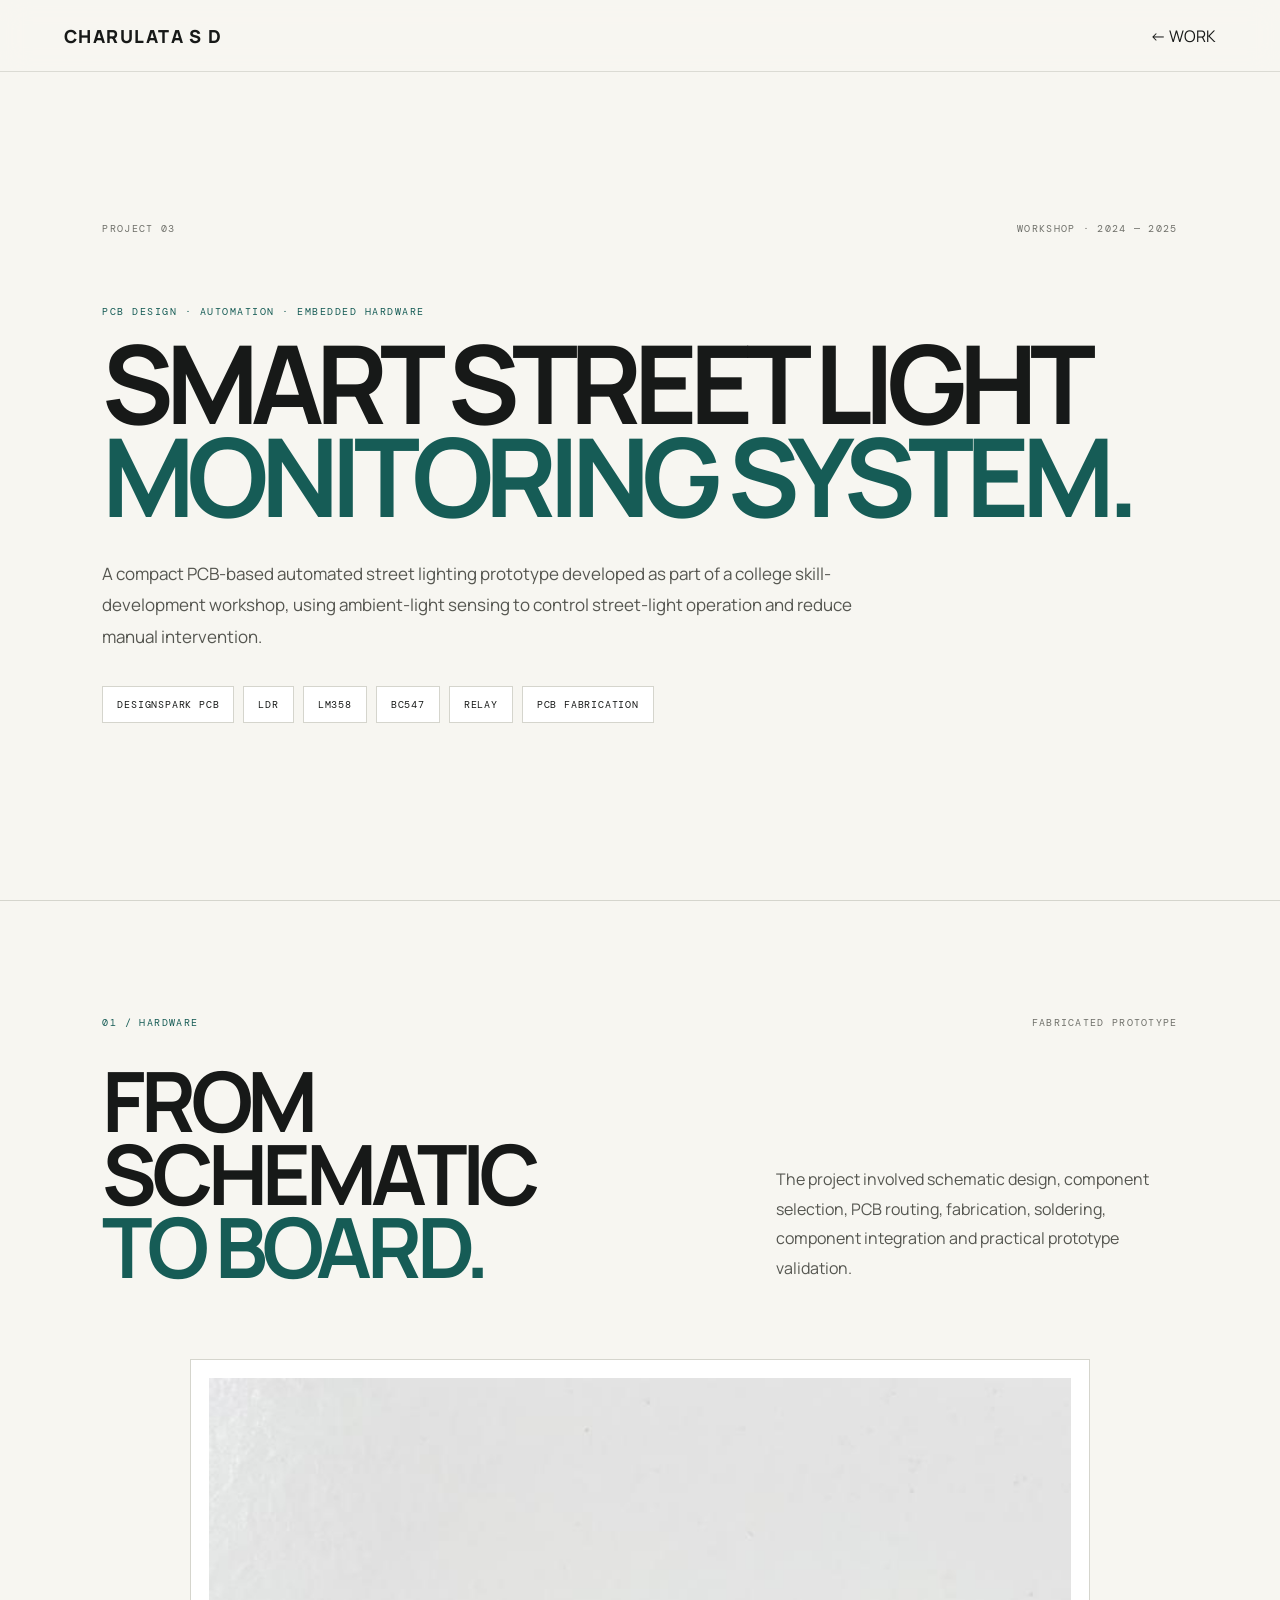
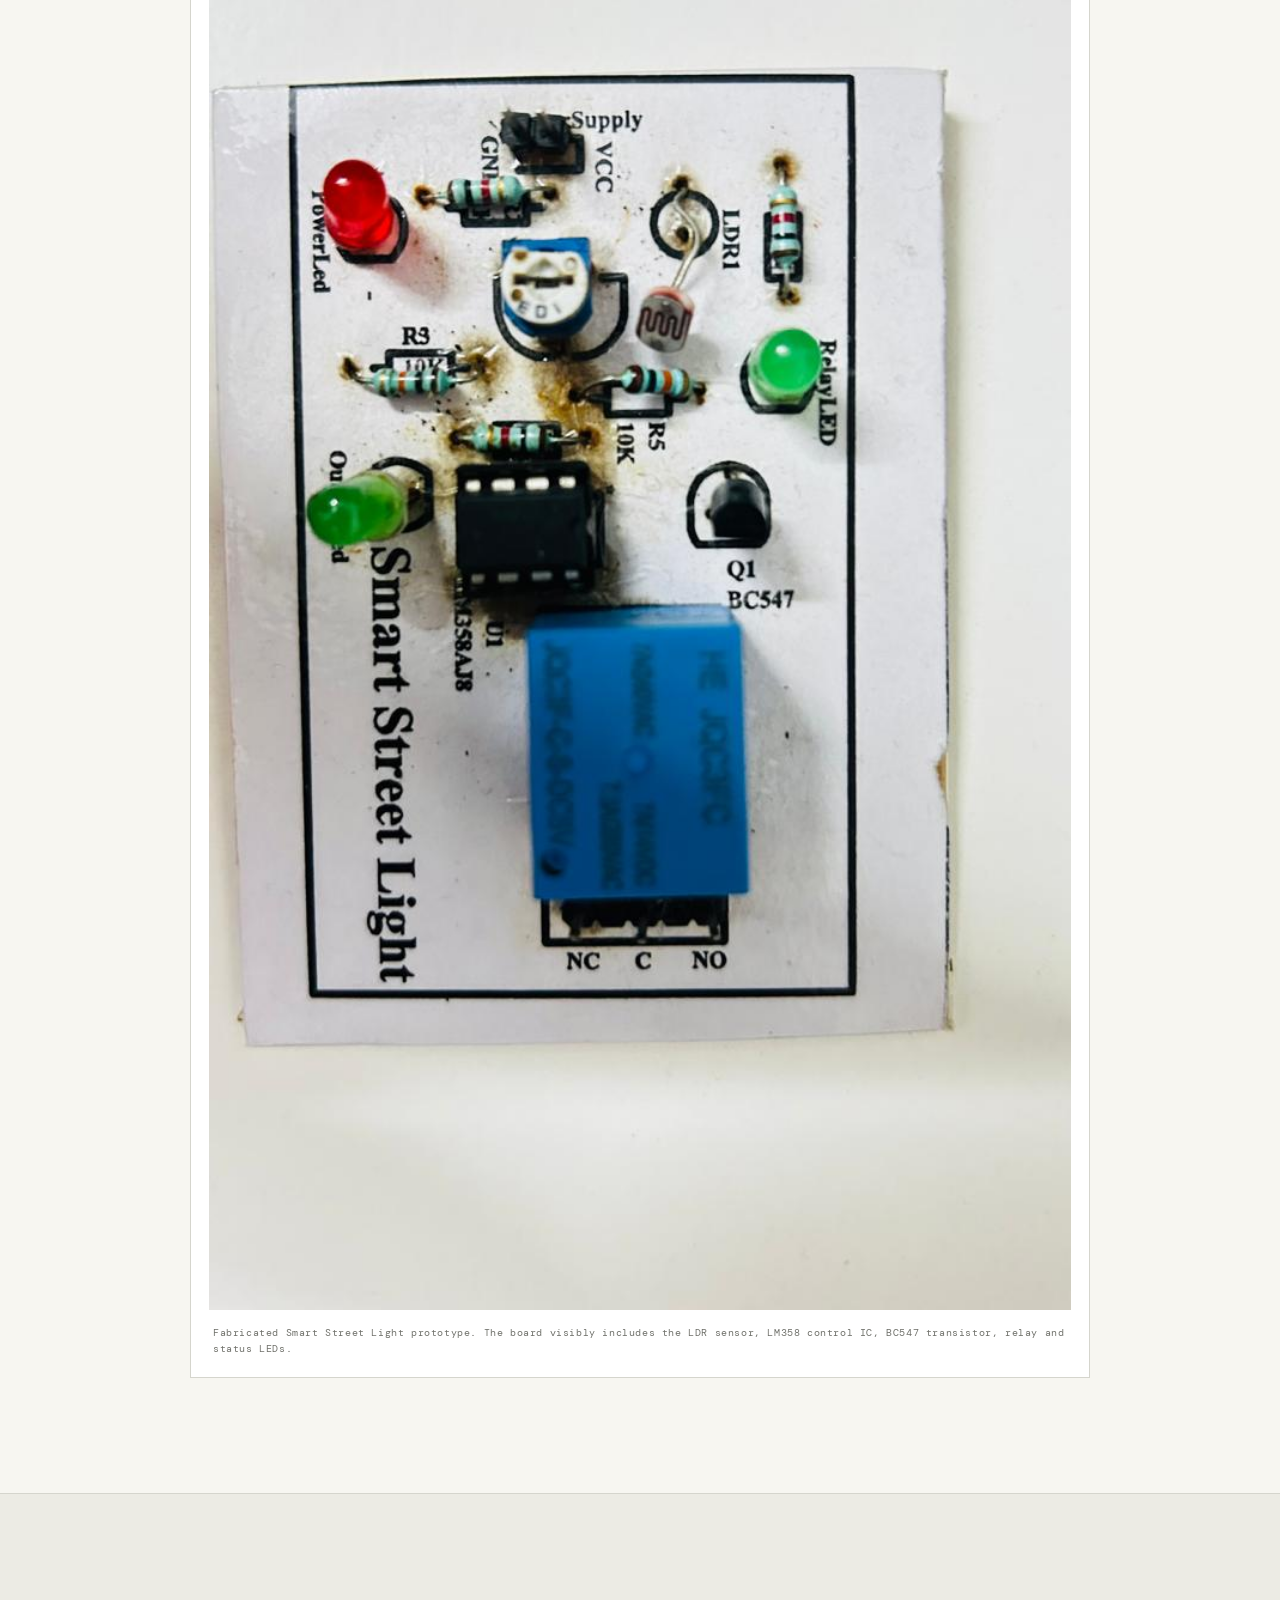
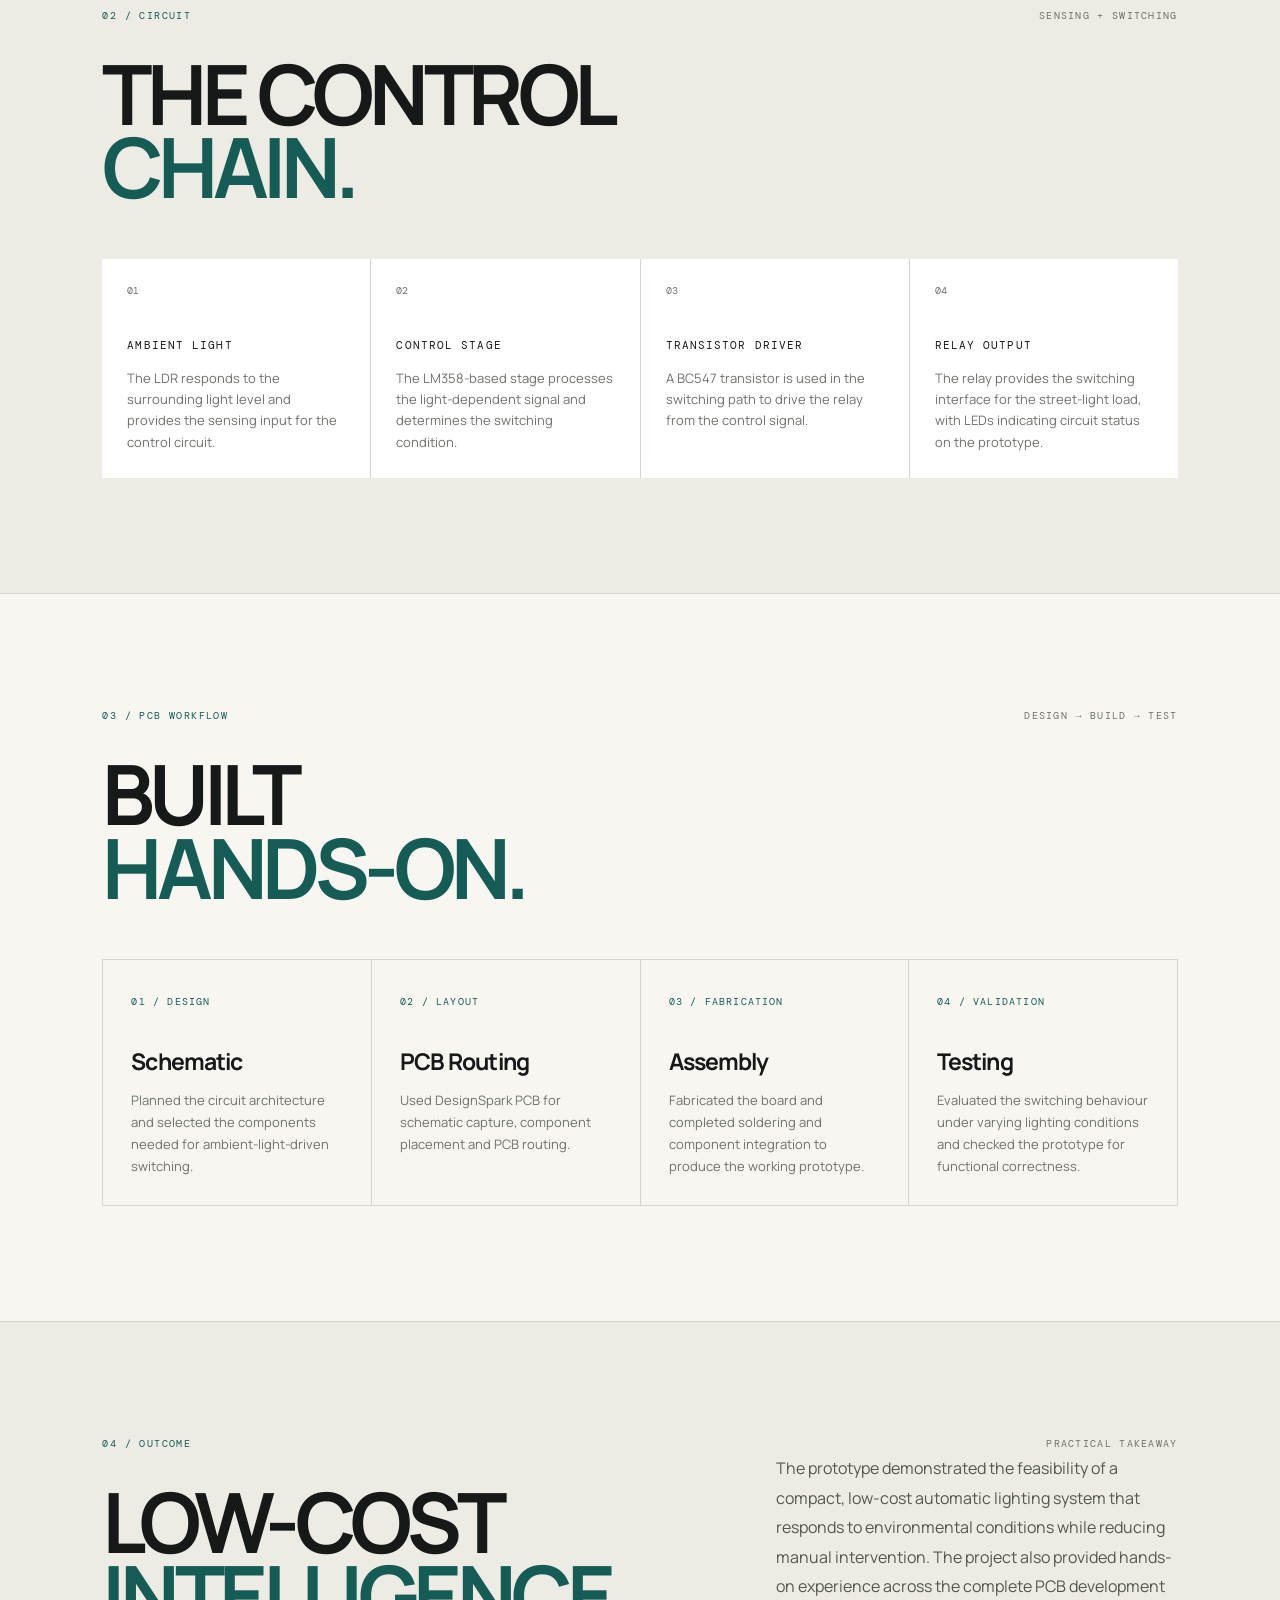
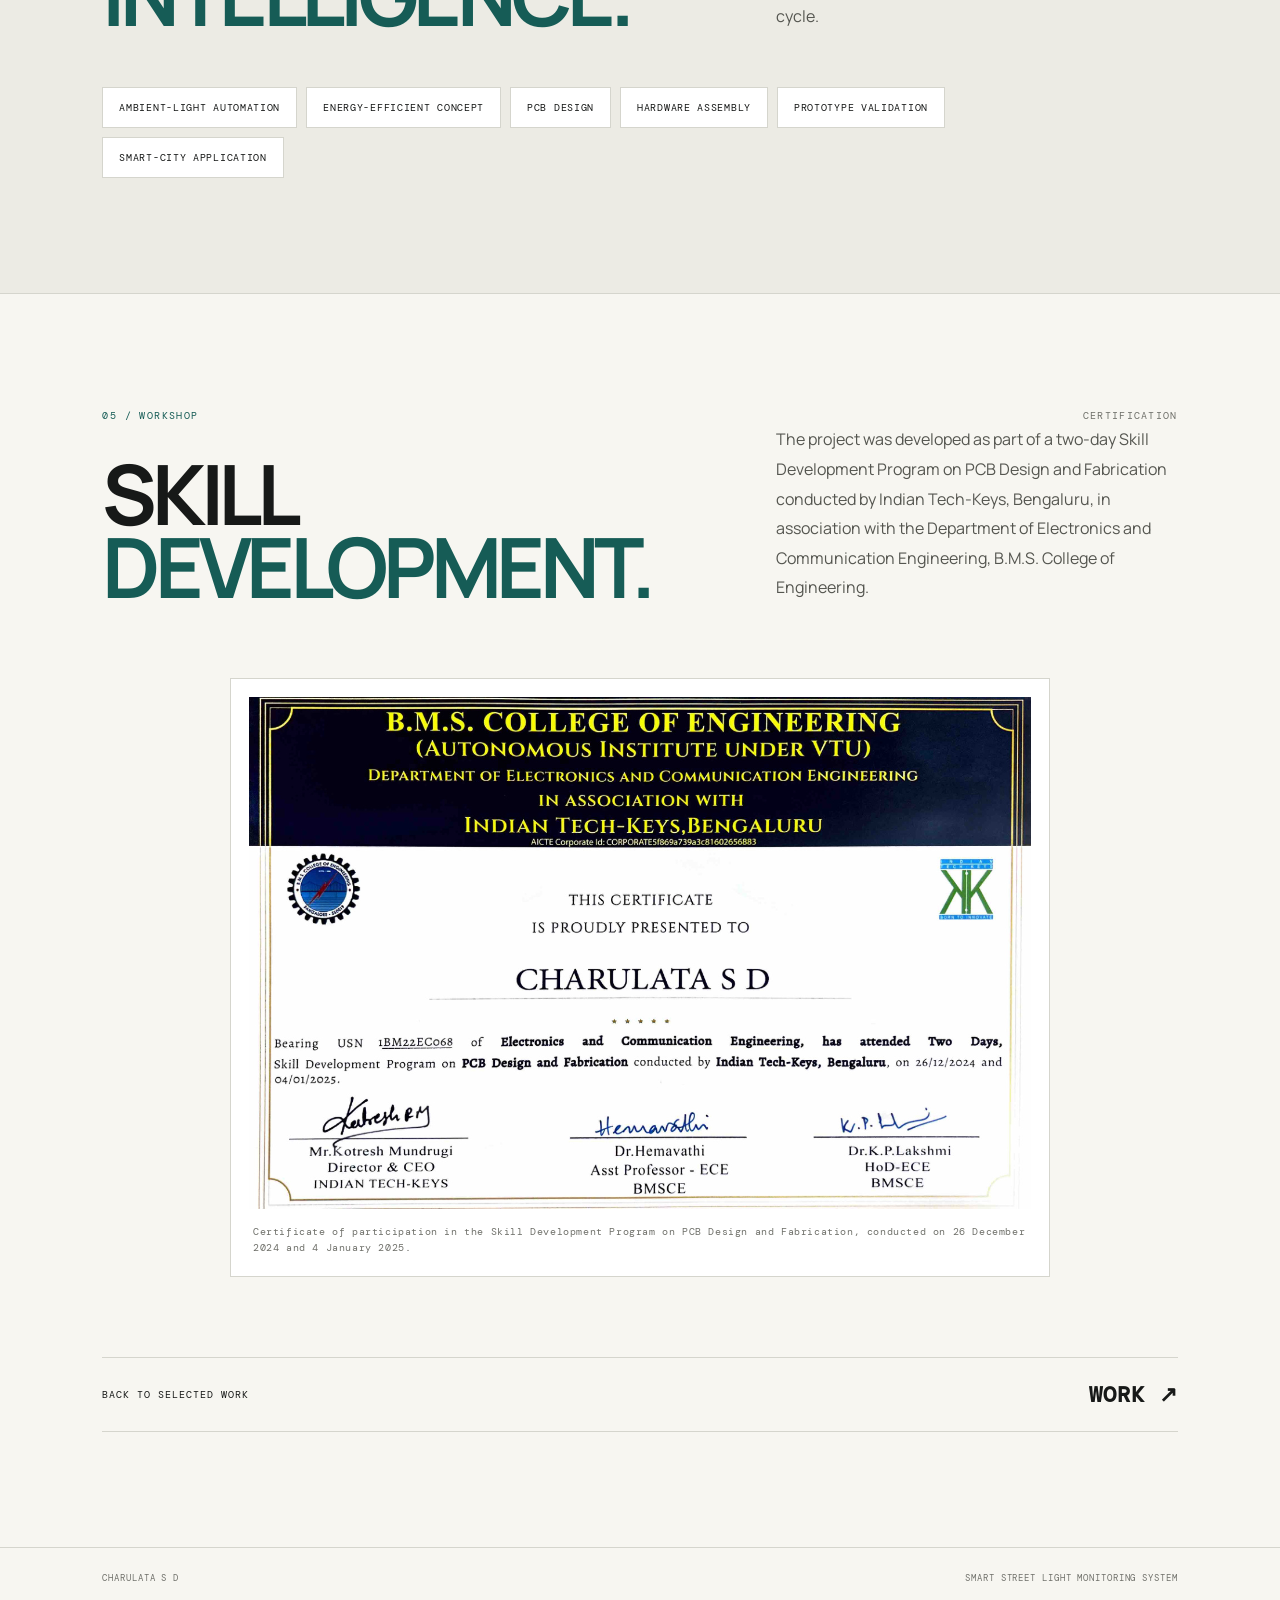
<file: project-street-light.html>
<!DOCTYPE html>
<html lang="en">
<head>
  <meta charset="UTF-8">
  <meta name="viewport" content="width=device-width, initial-scale=1.0">
  <meta name="description" content="Smart Street Light Monitoring System | Charulata S D">
  <title>Smart Street Light Monitoring System | Charulata S D</title>
  <link rel="stylesheet" href="style.css">
  <link rel="stylesheet" href="street-light.css">
</head>
<body>

  <header class="topbar">
    <a class="brand" href="index.html">CHARULATA S D</a>
    <a class="back-link" href="work.html">← WORK</a>
  </header>

  <main>

    <section class="project-hero">
      <div class="project-meta">
        <span>PROJECT 03</span>
        <span>WORKSHOP · 2024 — 2025</span>
      </div>

      <p class="project-kicker">PCB DESIGN · AUTOMATION · EMBEDDED HARDWARE</p>

      <h1>
        SMART STREET LIGHT<br>
        <span>MONITORING SYSTEM.</span>
      </h1>

      <p class="project-intro">
        A compact PCB-based automated street lighting prototype developed as
        part of a college skill-development workshop, using ambient-light
        sensing to control street-light operation and reduce manual intervention.
      </p>

      <div class="tag-row">
        <span>DESIGNSPARK PCB</span>
        <span>LDR</span>
        <span>LM358</span>
        <span>BC547</span>
        <span>RELAY</span>
        <span>PCB FABRICATION</span>
      </div>
    </section>

    <section class="project-section">
      <div class="section-top">
        <p class="eyebrow">01 / HARDWARE</p>
        <p class="section-index">FABRICATED PROTOTYPE</p>
      </div>

      <div class="split-heading">
        <h2>FROM SCHEMATIC<br><span>TO BOARD.</span></h2>
        <p>
          The project involved schematic design, component selection, PCB
          routing, fabrication, soldering, component integration and practical
          prototype validation.
        </p>
      </div>

      <figure class="figure-card large">
        <img src="assets/smart-street-light-pcb.jpeg"
             alt="Fabricated Smart Street Light prototype PCB">
        <figcaption>
          Fabricated Smart Street Light prototype. The board visibly includes
          the LDR sensor, LM358 control IC, BC547 transistor, relay and status LEDs.
        </figcaption>
      </figure>
    </section>

    <section class="project-section tinted">
      <div class="section-top">
        <p class="eyebrow">02 / CIRCUIT</p>
        <p class="section-index">SENSING + SWITCHING</p>
      </div>

      <h2>THE CONTROL<br><span>CHAIN.</span></h2>

      <div class="flow-grid">
        <article class="flow-card">
          <span class="flow-number">01</span>
          <strong>AMBIENT LIGHT</strong>
          <p>
            The LDR responds to the surrounding light level and provides the
            sensing input for the control circuit.
          </p>
        </article>

        <article class="flow-card">
          <span class="flow-number">02</span>
          <strong>CONTROL STAGE</strong>
          <p>
            The LM358-based stage processes the light-dependent signal and
            determines the switching condition.
          </p>
        </article>

        <article class="flow-card">
          <span class="flow-number">03</span>
          <strong>TRANSISTOR DRIVER</strong>
          <p>
            A BC547 transistor is used in the switching path to drive the relay
            from the control signal.
          </p>
        </article>

        <article class="flow-card">
          <span class="flow-number">04</span>
          <strong>RELAY OUTPUT</strong>
          <p>
            The relay provides the switching interface for the street-light
            load, with LEDs indicating circuit status on the prototype.
          </p>
        </article>
      </div>
    </section>

    <section class="project-section">
      <div class="section-top">
        <p class="eyebrow">03 / PCB WORKFLOW</p>
        <p class="section-index">DESIGN → BUILD → TEST</p>
      </div>

      <h2>BUILT<br><span>HANDS-ON.</span></h2>

      <div class="hardware-grid">
        <article>
          <span class="mono">01 / DESIGN</span>
          <h3>Schematic</h3>
          <p>
            Planned the circuit architecture and selected the components needed
            for ambient-light-driven switching.
          </p>
        </article>

        <article>
          <span class="mono">02 / LAYOUT</span>
          <h3>PCB Routing</h3>
          <p>
            Used DesignSpark PCB for schematic capture, component placement and
            PCB routing.
          </p>
        </article>

        <article>
          <span class="mono">03 / FABRICATION</span>
          <h3>Assembly</h3>
          <p>
            Fabricated the board and completed soldering and component
            integration to produce the working prototype.
          </p>
        </article>

        <article>
          <span class="mono">04 / VALIDATION</span>
          <h3>Testing</h3>
          <p>
            Evaluated the switching behaviour under varying lighting conditions
            and checked the prototype for functional correctness.
          </p>
        </article>
      </div>
    </section>

    <section class="project-section tinted">
      <div class="section-top">
        <p class="eyebrow">04 / OUTCOME</p>
        <p class="section-index">PRACTICAL TAKEAWAY</p>
      </div>

      <div class="split-heading">
        <h2>LOW-COST<br><span>INTELLIGENCE.</span></h2>
        <p>
          The prototype demonstrated the feasibility of a compact, low-cost
          automatic lighting system that responds to environmental conditions
          while reducing manual intervention. The project also provided
          hands-on experience across the complete PCB development cycle.
        </p>
      </div>

      <div class="outcome-grid">
        <span>AMBIENT-LIGHT AUTOMATION</span>
        <span>ENERGY-EFFICIENT CONCEPT</span>
        <span>PCB DESIGN</span>
        <span>HARDWARE ASSEMBLY</span>
        <span>PROTOTYPE VALIDATION</span>
        <span>SMART-CITY APPLICATION</span>
      </div>
    </section>

    <section class="project-section">
      <div class="section-top">
        <p class="eyebrow">05 / WORKSHOP</p>
        <p class="section-index">CERTIFICATION</p>
      </div>

      <div class="split-heading">
        <h2>SKILL<br><span>DEVELOPMENT.</span></h2>
        <p>
          The project was developed as part of a two-day Skill Development
          Program on PCB Design and Fabrication conducted by Indian Tech-Keys,
          Bengaluru, in association with the Department of Electronics and
          Communication Engineering, B.M.S. College of Engineering.
        </p>
      </div>

      <figure class="figure-card certificate">
        <img src="assets/pcb-workshop-certificate.jpg"
             alt="Certificate for Skill Development Program on PCB Design and Fabrication">
        <figcaption>
          Certificate of participation in the Skill Development Program on PCB
          Design and Fabrication, conducted on 26 December 2024 and 4 January 2025.
        </figcaption>
      </figure>

      <div class="next-project">
        <span>BACK TO SELECTED WORK</span>
        <a href="work.html"><strong>WORK ↗</strong></a>
      </div>
    </section>

  </main>

  <footer>
    <span>CHARULATA S D</span>
    <span>SMART STREET LIGHT MONITORING SYSTEM</span>
  </footer>

</body>
</html>
</file>
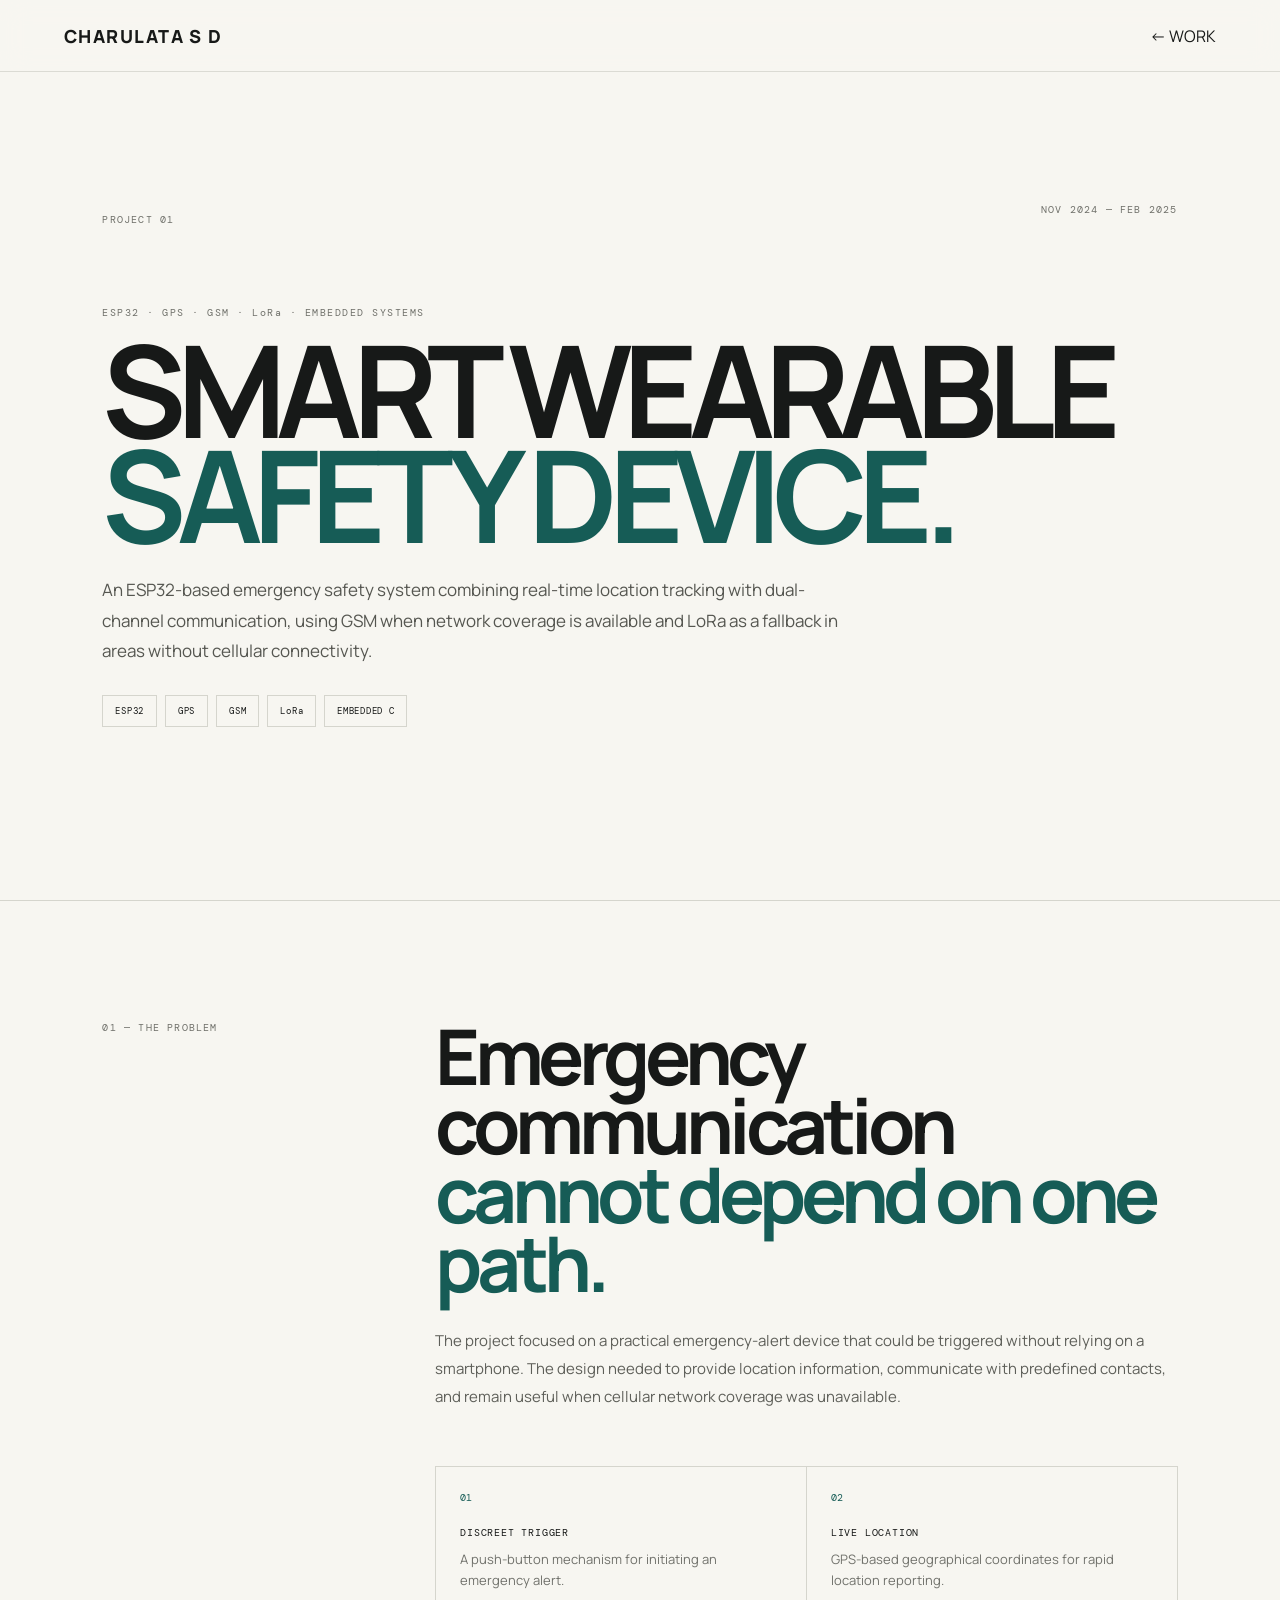
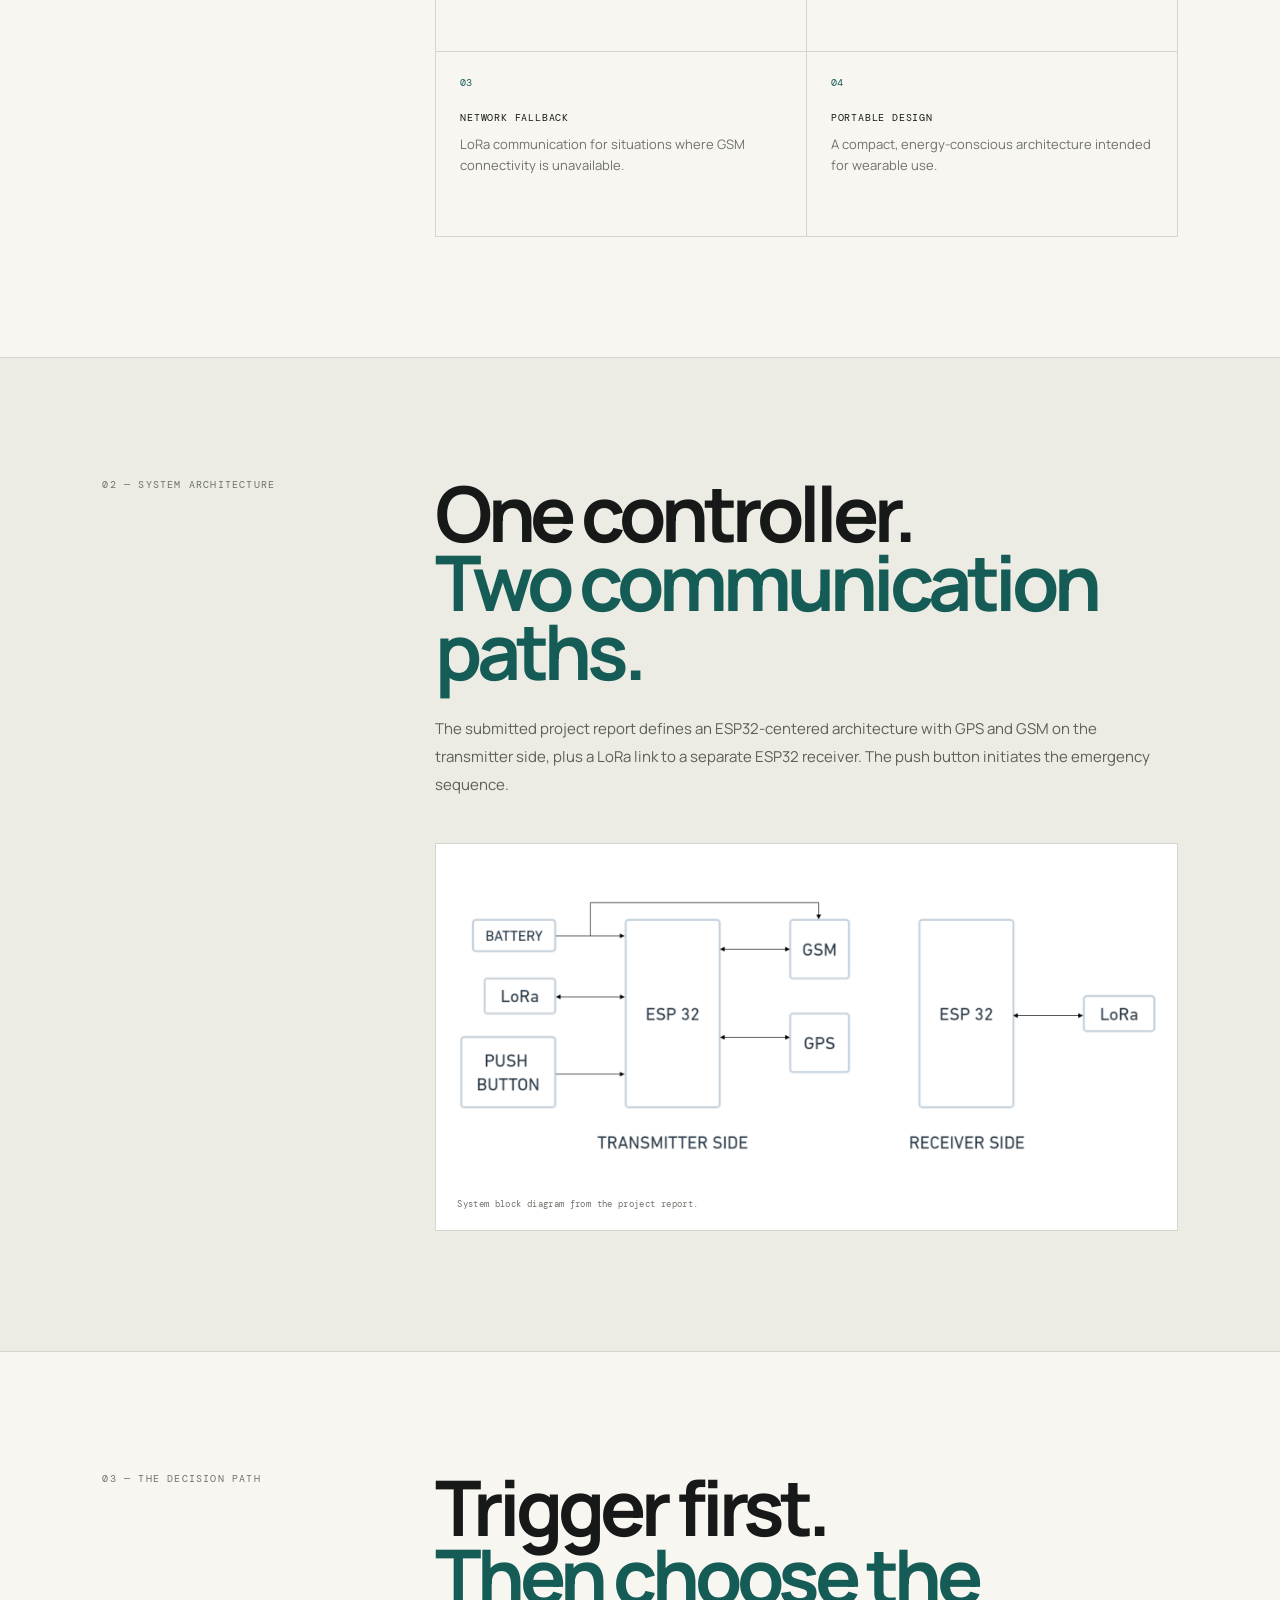
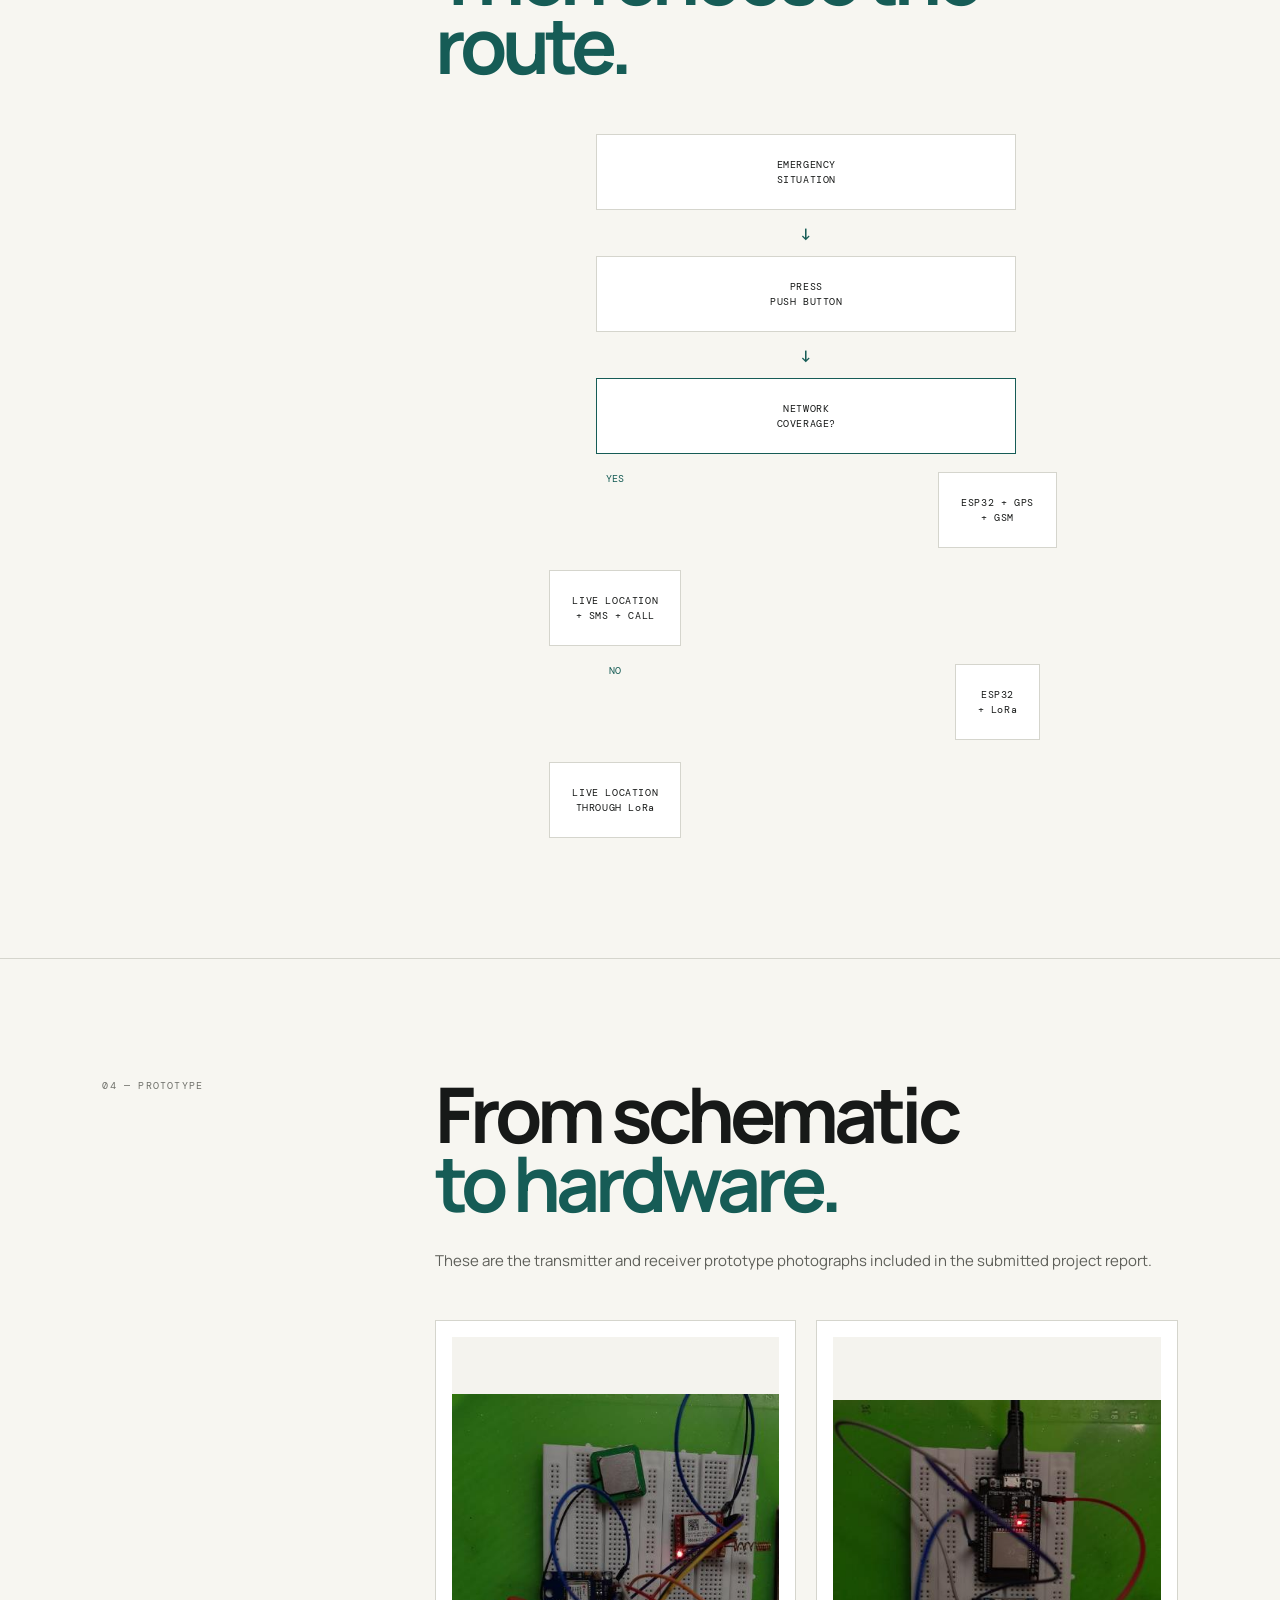
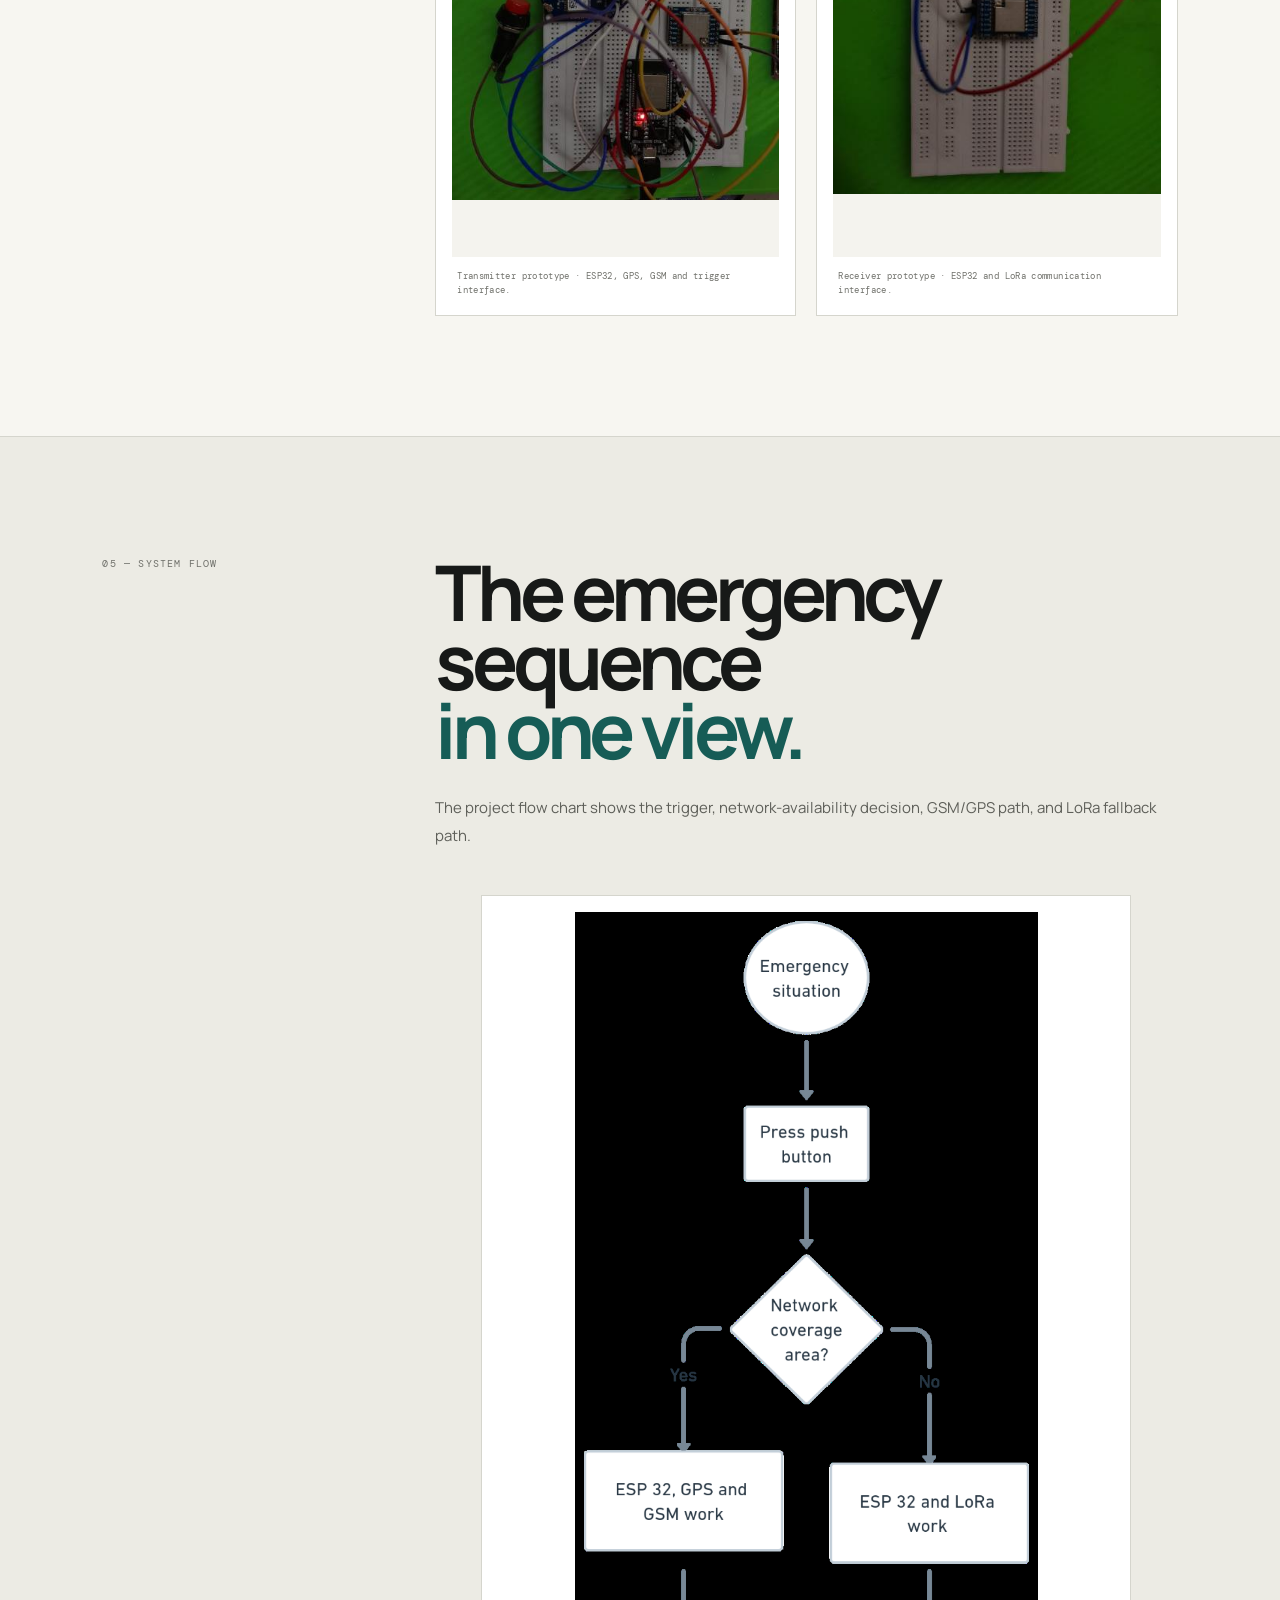
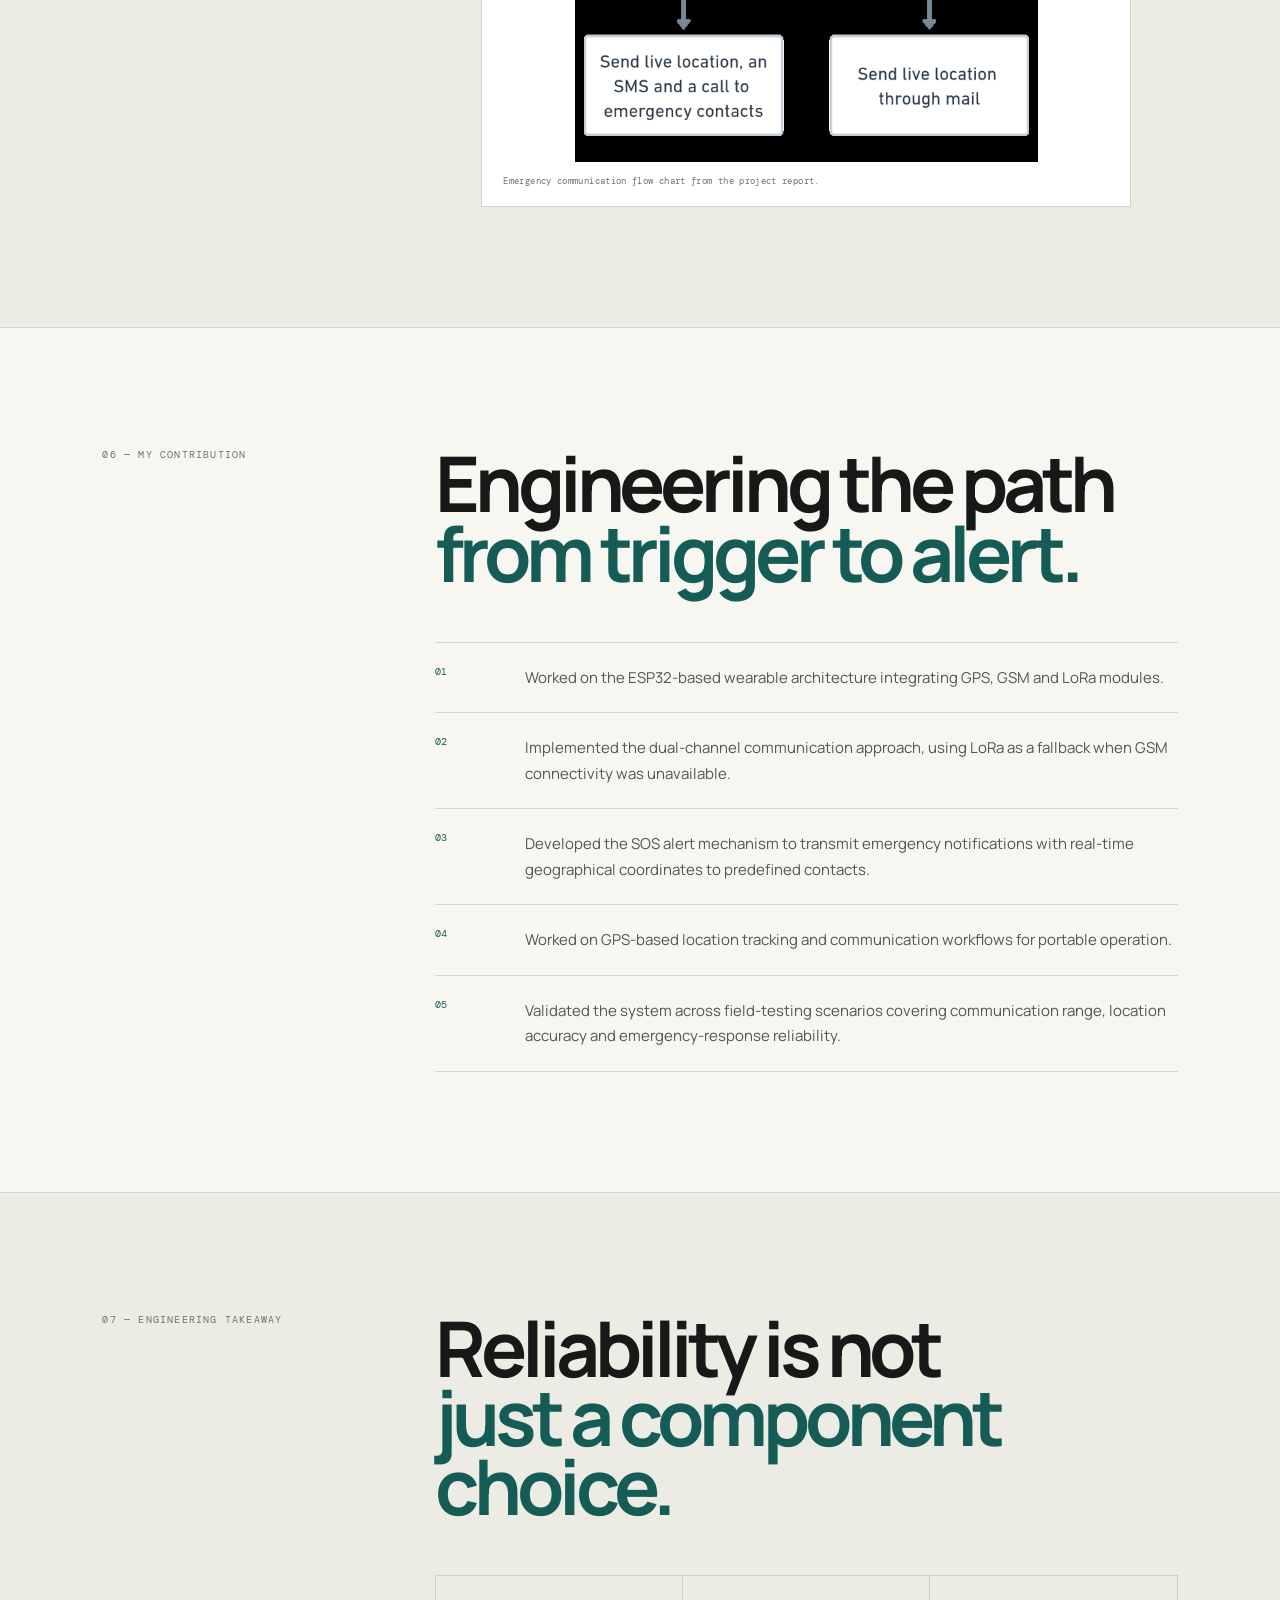
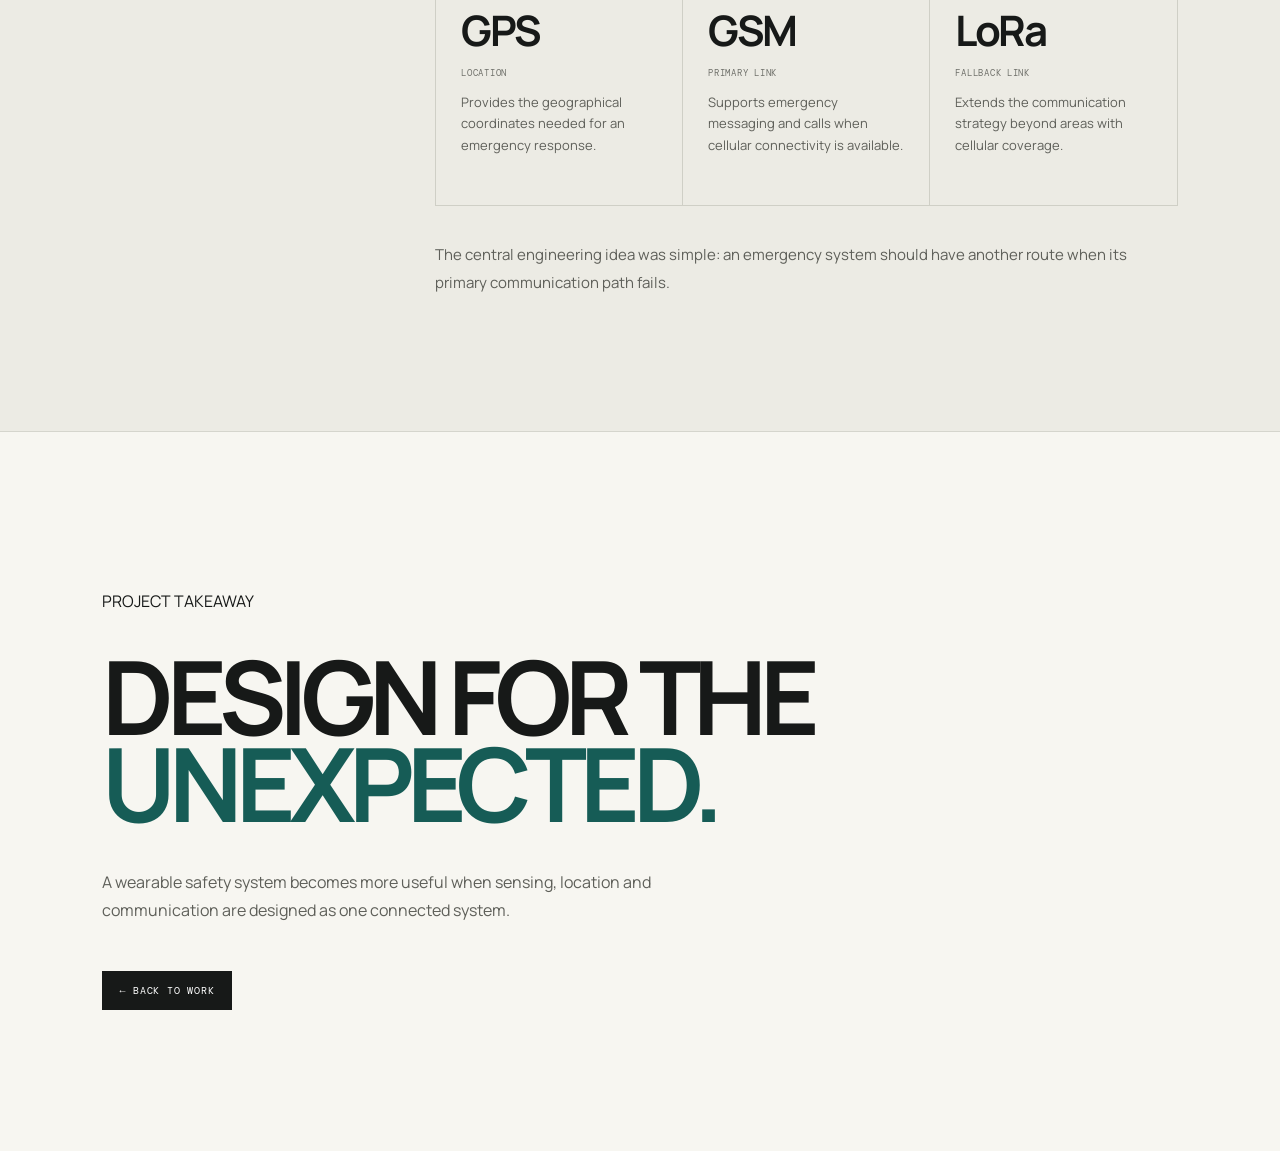
<file: project-wearable.html>
<!DOCTYPE html>
<html lang="en">
<head>
  <meta charset="UTF-8">
  <meta name="viewport" content="width=device-width, initial-scale=1.0">
  <meta name="description" content="Smart Wearable Safety Device | Charulata S D">
  <title>Smart Wearable Safety Device | Charulata S D</title>
  <link rel="stylesheet" href="style.css">
  <link rel="stylesheet" href="wearable.css">
</head>

<body>
  <header class="topbar">
    <a class="brand" href="index.html">CHARULATA S D</a>
    <a class="back-link" href="work.html">← WORK</a>
  </header>

   <main>
    <section class="project-hero">
      <div class="section-top">
        <p class="eyebrow">PROJECT 01</p>
        <p class="section-index">NOV 2024 — FEB 2025</p>
      </div>

      <p class="project-kicker">ESP32 · GPS · GSM · LoRa · EMBEDDED SYSTEMS</p>

      <h1>SMART WEARABLE<br><span>SAFETY DEVICE.</span></h1>

      <p class="project-summary">
        An ESP32-based emergency safety system combining real-time location tracking
        with dual-channel communication, using GSM when network coverage is available
        and LoRa as a fallback in areas without cellular connectivity.
      </p>

      <div class="tech-row">
        <span>ESP32</span>
        <span>GPS</span>
        <span>GSM</span>
        <span>LoRa</span>
        <span>EMBEDDED C</span>
      </div>
    </section>

    <section class="project-section">
      <div class="section-label">01 — THE PROBLEM</div>
      <div class="section-copy">
        <h2>Emergency communication<br><span>cannot depend on one path.</span></h2>
        <p>
          The project focused on a practical emergency-alert device that could be
          triggered without relying on a smartphone. The design needed to provide
          location information, communicate with predefined contacts, and remain
          useful when cellular network coverage was unavailable.
        </p>

        <div class="problem-grid">
          <div><strong>01</strong><span>DISCREET TRIGGER</span><p>A push-button mechanism for initiating an emergency alert.</p></div>
          <div><strong>02</strong><span>LIVE LOCATION</span><p>GPS-based geographical coordinates for rapid location reporting.</p></div>
          <div><strong>03</strong><span>NETWORK FALLBACK</span><p>LoRa communication for situations where GSM connectivity is unavailable.</p></div>
          <div><strong>04</strong><span>PORTABLE DESIGN</span><p>A compact, energy-conscious architecture intended for wearable use.</p></div>
        </div>
      </div>
    </section>

    <section class="visual-section tinted-visual">
      <div class="section-label">02 — SYSTEM ARCHITECTURE</div>
      <div class="visual-copy">
        <h2>One controller.<br><span>Two communication paths.</span></h2>
        <p class="visual-note">
          The submitted project report defines an ESP32-centered architecture with
          GPS and GSM on the transmitter side, plus a LoRa link to a separate ESP32
          receiver. The push button initiates the emergency sequence.
        </p>

        <figure class="hero-figure">
          <img src="assets/wearable-block-diagram.png"
               alt="Block diagram showing ESP32, GPS, GSM, LoRa, battery and push button with transmitter and receiver sides">
          <figcaption>System block diagram from the project report.</figcaption>
        </figure>
      </div>
    </section>

    <section class="project-section">
      <div class="section-label">03 — THE DECISION PATH</div>
      <div class="section-copy">
        <h2>Trigger first.<br><span>Then choose the route.</span></h2>

        <div class="decision-flow">
          <div class="flow-node">EMERGENCY<br>SITUATION</div>
          <b>↓</b>
          <div class="flow-node">PRESS<br>PUSH BUTTON</div>
          <b>↓</b>
          <div class="flow-node decision">NETWORK<br>COVERAGE?</div>

          <div class="branch">
            <div class="branch-label">YES</div>
            <b>↓</b>
            <div class="flow-node">ESP32 + GPS<br>+ GSM</div>
            <b>↓</b>
            <div class="flow-node">LIVE LOCATION<br>+ SMS + CALL</div>
          </div>

          <div class="branch">
            <div class="branch-label">NO</div>
            <b>↓</b>
            <div class="flow-node">ESP32<br>+ LoRa</div>
            <b>↓</b>
            <div class="flow-node">LIVE LOCATION<br>THROUGH LoRa</div>
          </div>
        </div>
      </div>
    </section>

    <section class="visual-section">
      <div class="section-label">04 — PROTOTYPE</div>
      <div class="visual-copy">
        <h2>From schematic<br><span>to hardware.</span></h2>
        <p class="visual-note">
          These are the transmitter and receiver prototype photographs included
          in the submitted project report.
        </p>

        <div class="prototype-grid">
          <figure>
            <img src="assets/wearable-transmitter.jpg" alt="Prototype transmitter hardware on a breadboard">
            <figcaption>Transmitter prototype · ESP32, GPS, GSM and trigger interface.</figcaption>
          </figure>
          <figure>
            <img src="assets/wearable-receiver.jpg" alt="Prototype receiver hardware on a breadboard">
            <figcaption>Receiver prototype · ESP32 and LoRa communication interface.</figcaption>
          </figure>
        </div>
      </div>
    </section>

    <section class="visual-section tinted-visual">
      <div class="section-label">05 — SYSTEM FLOW</div>
      <div class="visual-copy">
        <h2>The emergency sequence<br><span>in one view.</span></h2>
        <p class="visual-note">
          The project flow chart shows the trigger, network-availability decision,
          GSM/GPS path, and LoRa fallback path.
        </p>

        <figure class="flowchart-figure">
          <img src="assets/wearable-flowchart.png"
               alt="Project flowchart showing emergency trigger and GSM or LoRa communication paths">
          <figcaption>Emergency communication flow chart from the project report.</figcaption>
        </figure>
      </div>
    </section>

    <section class="project-section">
      <div class="section-label">06 — MY CONTRIBUTION</div>
      <div class="section-copy">
        <h2>Engineering the path<br><span>from trigger to alert.</span></h2>

        <div class="contribution-list">
          <div><span>01</span><p>Worked on the ESP32-based wearable architecture integrating GPS, GSM and LoRa modules.</p></div>
          <div><span>02</span><p>Implemented the dual-channel communication approach, using LoRa as a fallback when GSM connectivity was unavailable.</p></div>
          <div><span>03</span><p>Developed the SOS alert mechanism to transmit emergency notifications with real-time geographical coordinates to predefined contacts.</p></div>
          <div><span>04</span><p>Worked on GPS-based location tracking and communication workflows for portable operation.</p></div>
          <div><span>05</span><p>Validated the system across field-testing scenarios covering communication range, location accuracy and emergency-response reliability.</p></div>
        </div>
      </div>
    </section>

    <section class="project-section metrics-section">
      <div class="section-label">07 — ENGINEERING TAKEAWAY</div>
      <div class="section-copy">
        <h2>Reliability is not<br><span>just a component choice.</span></h2>

        <div class="takeaway-grid">
          <div>
            <strong>GPS</strong>
            <span>LOCATION</span>
            <p>Provides the geographical coordinates needed for an emergency response.</p>
          </div>
          <div>
            <strong>GSM</strong>
            <span>PRIMARY LINK</span>
            <p>Supports emergency messaging and calls when cellular connectivity is available.</p>
          </div>
          <div>
            <strong>LoRa</strong>
            <span>FALLBACK LINK</span>
            <p>Extends the communication strategy beyond areas with cellular coverage.</p>
          </div>
        </div>

        <p class="closing-copy">
          The central engineering idea was simple: an emergency system should have
          another route when its primary communication path fails.
        </p>
      </div>
    </section>

    <section class="project-end">
      <p class="eyebrow">PROJECT TAKEAWAY</p>
      <h2>DESIGN FOR THE<br><span>UNEXPECTED.</span></h2>
      <p>
        A wearable safety system becomes more useful when sensing, location and
        communication are designed as one connected system.
      </p>
      <a href="work.html" class="back-button">← BACK TO WORK</a>
    </section>

  </main>
</body>
</html>
</file>
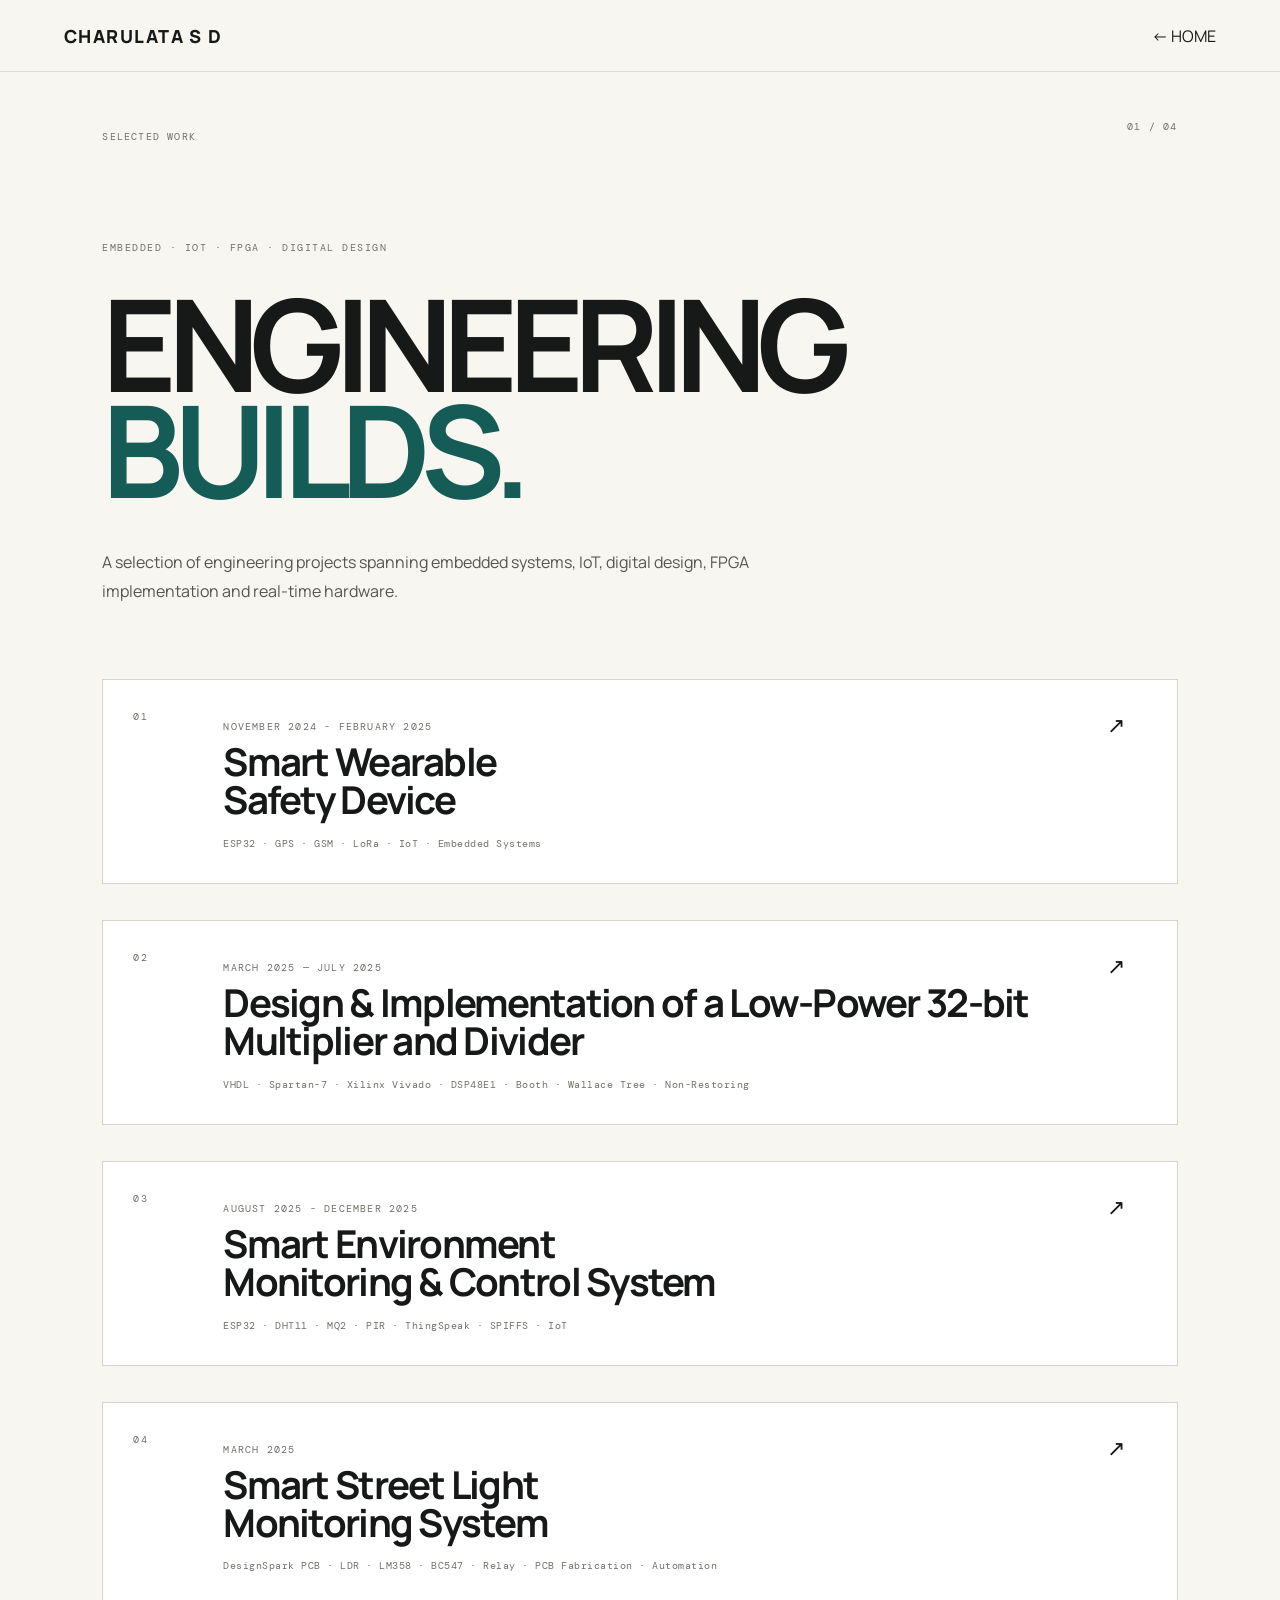
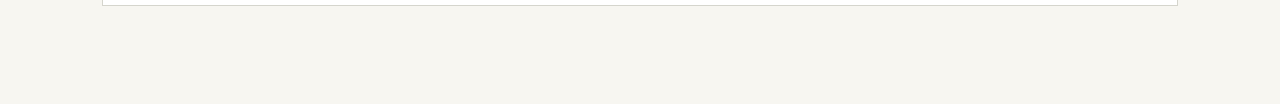
<file: work.html>
<!DOCTYPE html>
<html lang="en">

<head>
  <meta charset="UTF-8">
  <meta name="viewport" content="width=device-width, initial-scale=1.0">

  <title>Work | Charulata S D</title>

  <link rel="stylesheet" href="style.css">
  <link rel="stylesheet" href="work.css">
</head>

<body>

  <header class="topbar">
    <a class="brand" href="index.html">CHARULATA S D</a>
    <a class="back-link" href="index.html">← HOME</a>
  </header>

  <main>

    <section class="work-hero">

      <div class="section-top">
        <p class="eyebrow">SELECTED WORK</p>
        <p class="section-index">01 / 04</p>
      </div>

      <p class="work-kicker">
        EMBEDDED · IOT · FPGA · DIGITAL DESIGN
      </p>

      <h1>
        ENGINEERING<br>
        <span>BUILDS.</span>
      </h1>

      <p class="work-intro">
        A selection of engineering projects spanning embedded systems,
        IoT, digital design, FPGA implementation and real-time hardware.
      </p>

        <!-- PROJECT 01 -->
  <a class="project-card" href="project-wearable.html">

    <span class="project-number">01</span>

    <div>
      <p class="project-date">NOVEMBER 2024 - FEBRUARY 2025</p>

      <h2>
        Smart Wearable<br>
        Safety Device
      </h2>

      <p>
        ESP32 · GPS · GSM · LoRa · IoT · Embedded Systems
      </p>
    </div>

    <span class="project-arrow">↗</span>

  </a>


  <!-- PROJECT 02 -->
  <a class="project-card" href="project-fpga.html">

    <span class="project-number">02</span>

    <div>
      <p class="project-date">MARCH 2025 — JULY 2025</p>

      <h2>
        Design &amp; Implementation of a Low-Power
        32-bit Multiplier and Divider
      </h2>

      <p>
        VHDL · Spartan-7 · Xilinx Vivado · DSP48E1 · Booth ·
        Wallace Tree · Non-Restoring
      </p>
    </div>

    <span class="project-arrow">↗</span>

  </a>


  <!-- PROJECT 03 -->
  <a class="project-card" href="project-smart-environment.html">

    <span class="project-number">03</span>

    <div>
      <p class="project-date">AUGUST 2025 - DECEMBER 2025</p>

      <h2>
        Smart Environment<br>
        Monitoring &amp; Control System
      </h2>

      <p>
        ESP32 · DHT11 · MQ2 · PIR · ThingSpeak · SPIFFS · IoT
      </p>
    </div>

    <span class="project-arrow">↗</span>

  </a>

    <!-- PROJECT 04 -->
  <a class="project-card" href="project-street-light.html">
    <span class="project-number">04</span>

    <div>
      <p class="project-date">MARCH 2025</p>

      <h2>
        Smart Street Light<br>
        Monitoring System
      </h2>

      <p>
        DesignSpark PCB · LDR · LM358 · BC547 · Relay ·
        PCB Fabrication · Automation
      </p>
    </div>

    <span class="project-arrow">↗</span>
  </a>

</section>

  </main>

</body>
</html>
</file>
<file: style.css>
@import url('https://fonts.googleapis.com/css2?family=DM+Mono:wght@400;500&family=Manrope:wght@400;500;600;700;800&display=swap');

:root {
  --paper: #f7f6f1;
  --paper-dark: #ecebe4;
  --ink: #171918;
  --muted: #70716b;
  --line: #d5d5cd;
  --accent: #165c56;
  --white: #ffffff;
}

* { box-sizing: border-box; }

html { scroll-behavior: smooth; }

body {
  margin: 0;
  background: var(--paper);
  color: var(--ink);
  font-family: "Manrope", Arial, sans-serif;
}

body, a, button { cursor: default; }

a {
  color: inherit;
  text-decoration: none;
}

button { font: inherit; }

.topbar {
  position: fixed;
  z-index: 100;
  top: 0;
  left: 0;
  right: 0;
  height: 72px;
  padding: 0 5vw;
  display: flex;
  align-items: center;
  justify-content: space-between;
  border-bottom: 1px solid rgba(213,213,205,.8);
  background: rgba(247,246,241,.88);
  backdrop-filter: blur(14px);
}

.brand {
  font-size: 13px;
  font-weight: 800;
  letter-spacing: .08em;
}

.navigation {
  display: flex;
  gap: 28px;
  font: 10px "DM Mono", monospace;
  letter-spacing: .1em;
}

.navigation a {
  position: relative;
  padding: 8px 0;
}

.navigation a::after {
  content: "";
  position: absolute;
  left: 0;
  right: 100%;
  bottom: 3px;
  height: 1px;
  background: var(--accent);
  transition: right .3s ease;
}

.navigation a:hover::after { right: 0; }

.menu-button { display: none; background: none; border: 0; }

.hero {
  min-height: 100vh;
  position: relative;
  overflow: hidden;
  padding: 120px 8vw 50px;
  display: flex;
  flex-direction: column;
  justify-content: center;
}

.hero::before {
  content: "";
  position: absolute;
  inset: 0;
  opacity: .38;
  background-image:
    linear-gradient(to right, transparent 49.8%, var(--line) 50%, transparent 50.2%),
    linear-gradient(to bottom, transparent 49.8%, var(--line) 50%, transparent 50.2%);
  background-size: 180px 180px;
  pointer-events: none;
}

.hero-meta, .section-top {
  display: flex;
  justify-content: space-between;
  gap: 20px;
  font: 10px "DM Mono", monospace;
  letter-spacing: .12em;
  color: var(--muted);
}

.hero-meta {
  position: absolute;
  top: 105px;
  left: 8vw;
  right: 8vw;
}

.hero-content {
  position: relative;
  z-index: 2;
  max-width: 1000px;
}

.hero-name {
  font-size: 14px;
  font-weight: 500;
  letter-spacing: .18em;
}

h1 {
  max-width: 1050px;
  margin: 25px 0 24px;
  font-size: clamp(3.2rem, 7.2vw, 8.2rem);
  line-height: .9;
  letter-spacing: -.07em;
}

h1 span, h2 span { color: var(--accent); }

.role {
  font: 11px "DM Mono", monospace;
  letter-spacing: .15em;
  color: var(--muted);
}

.intro {
  max-width: 600px;
  margin: 25px 0 0;
  font-size: 16px;
  line-height: 1.8;
  color: #555650;
}

.hero-links {
  display: flex;
  gap: 26px;
  align-items: center;
  margin-top: 34px;
  font: 11px "DM Mono", monospace;
  letter-spacing: .08em;
}

.hero-links a {
  border-bottom: 1px solid var(--ink);
  padding-bottom: 6px;
}

.hero-links .primary-link {
  padding: 13px 17px;
  color: var(--white);
  background: var(--ink);
  border: 1px solid var(--ink);
}

.hero-links .primary-link span { margin-left: 18px; }

.system-art {
  position: absolute;
  z-index: 1;
  right: -2vw;
  top: 20vh;
  width: 38vw;
  height: 38vw;
  min-width: 360px;
  min-height: 360px;
  opacity: .82;
}

.orbit {
  position: absolute;
  inset: 10%;
  border: 1px solid var(--line);
  border-radius: 50%;
}

.orbit-two {
  inset: 22%;
  border-style: dashed;
  animation: spin 30s linear infinite;
}

.core {
  position: absolute;
  inset: 39%;
  display: grid;
  place-items: center;
  border: 1px solid var(--accent);
  background: var(--paper);
  border-radius: 50%;
  font: 10px "DM Mono", monospace;
  color: var(--accent);
}

.node {
  position: absolute;
  padding: 9px 11px;
  border: 1px solid var(--line);
  background: var(--paper);
  font: 10px "DM Mono", monospace;
}

.node-a { left: 12%; top: 35%; }
.node-b { right: 7%; top: 23%; }
.node-c { right: 13%; bottom: 22%; }
.node-d { left: 22%; bottom: 11%; }

.trace {
  position: absolute;
  height: 1px;
  background: var(--accent);
  transform-origin: left center;
  opacity: .45;
}

.trace-a { width: 27%; left: 27%; top: 42%; transform: rotate(5deg); }
.trace-b { width: 28%; right: 24%; top: 34%; transform: rotate(148deg); }
.trace-c { width: 31%; left: 34%; bottom: 29%; transform: rotate(-20deg); }

.scroll-note {
  position: absolute;
  bottom: 32px;
  left: 8vw;
  font: 9px "DM Mono", monospace;
  letter-spacing: .15em;
  color: var(--muted);
}

.explore, .module-preview, .contact, .about-section, .education-section {
  padding: 115px 8vw;
  border-top: 1px solid var(--line);
}

.explore {
  min-height: 100vh;
  display: flex;
  flex-direction: column;
  justify-content: center;
}

.section-index {
  margin: 0;
  font: 10px "DM Mono", monospace;
  color: var(--muted);
}

h2 {
  margin: 25px 0 55px;
  font-size: clamp(3rem, 6vw, 6.5rem);
  line-height: .92;
  letter-spacing: -.065em;
}

.choice-grid {
  display: grid;
  grid-template-columns: 1fr 1fr;
  border-top: 1px solid var(--line);
}

.choice {
  min-height: 190px;
  padding: 28px;
  border-right: 1px solid var(--line);
  border-bottom: 1px solid var(--line);
  display: grid;
  grid-template-columns: 50px 1fr 30px;
  gap: 18px;
  align-items: start;
  transition: background .25s ease, transform .25s ease;
}

.choice:nth-child(even) { border-right: 0; }

.choice:hover {
  background: var(--ink);
  color: var(--white);
  transform: translateY(-3px);
}

.choice-number {
  font: 10px "DM Mono", monospace;
  color: var(--muted);
}

.choice h3 {
  margin: 0 0 12px;
  font-size: 28px;
  letter-spacing: -.04em;
}

.choice p {
  margin: 0;
  max-width: 300px;
  color: var(--muted);
  font-size: 13px;
}

.choice:hover p, .choice:hover .choice-number { color: #bfc4bd; }

.arrow { font-size: 20px; }

.module-preview {
  min-height: 80vh;
}

.module-preview.tinted, .about-section.tinted, .education-section.tinted {
  background: var(--paper-dark);
}

.module-note {
  max-width: 560px;
  color: var(--muted);
  font-size: 16px;
}

.experience-heading {
  display: grid;
  grid-template-columns: 1.15fr .85fr;
  gap: 70px;
  align-items: end;
}

.experience-heading h2 { margin-bottom: 50px; }

.experience-role {
  border-left: 2px solid var(--accent);
  padding: 5px 0 5px 22px;
  margin-bottom: 55px;
}

.experience-role p {
  margin: 0 0 15px;
  font: 9px "DM Mono", monospace;
  letter-spacing: .12em;
  color: var(--accent);
}

.experience-role strong {
  display: block;
  font-size: 20px;
  margin-bottom: 7px;
}

.experience-role span {
  font-size: 12px;
  color: var(--muted);
}

.experience-layout {
  display: grid;
  grid-template-columns: .72fr 1.28fr;
  gap: 80px;
}

.experience-intro h3 {
  margin: 25px 0 14px;
  font-size: 27px;
}

.experience-intro > p:not(.eyebrow):not(.experience-date) {
  max-width: 410px;
  color: var(--muted);
  font-size: 14px;
  line-height: 1.8;
}

.experience-date {
  margin-top: 30px;
  font: 10px "DM Mono", monospace;
  letter-spacing: .1em;
  color: var(--accent);
}

.experience-list {
  border-top: 1px solid var(--line);
}

.experience-list article {
  display: grid;
  grid-template-columns: 50px 1fr;
  gap: 0;
  padding: 25px 0;
  border-bottom: 1px solid var(--line);
}

.experience-list article > span {
  font: 9px "DM Mono", monospace;
  color: var(--muted);
}

.experience-list h3 {
  margin: 0 0 9px;
  font-size: 16px;
}

.experience-list p {
  margin: 0;
  max-width: 760px;
  color: var(--muted);
  font-size: 12px;
  line-height: 1.7;
}

.technology-stack {
  margin-top: 55px;
  padding-top: 22px;
  border-top: 1px solid var(--line);
  display: grid;
  grid-template-columns: 160px 1fr;
  gap: 20px;
  align-items: start;
}

.technology-stack > div {
  display: flex;
  flex-wrap: wrap;
  gap: 9px;
}

.technology-stack span {
  padding: 10px 13px;
  border: 1px solid var(--line);
  font: 10px "DM Mono", monospace;
}

/* ABOUT */

.about-grid {
  position: relative;
  display: grid;
  grid-template-columns: minmax(0, 1fr) 260px;
  gap: 65px;
  align-items: start;
}

.about-kicker {
  margin: 0 0 22px;
  font: 10px "DM Mono", monospace;
  letter-spacing: .14em;
  color: var(--accent);
}

.about-copy h2 {
  margin: 0 0 38px;
  max-width: 700px;
}

.about-lead {
  max-width: 680px;
  margin: 0 0 25px;
  font-size: 19px;
  line-height: 1.7;
}

.about-text {
  max-width: 680px;
  margin: 0 0 18px;
  color: #555650;
  font-size: 15px;
  line-height: 1.85;
}

.about-photo {
  width: 230px;
  margin: 0 auto;
  padding: 8px;
  border: 1px solid var(--line);
  background: var(--white);
  border-radius: 50%;
}

.about-photo img {
  display: block;
  width: 100%;
  height: 214px;
  object-fit: cover;
  object-position: center top;
  border-radius: 50%;
}

.about-photo figcaption {
  display: none;
}

.about-facts {
  margin-top: 40px;
  display: grid;
  grid-template-columns: 1fr 1fr;
  border-top: 1px solid var(--line);
  border-left: 1px solid var(--line);
}

.about-facts div {
  min-height: 110px;
  padding: 20px;
  border-right: 1px solid var(--line);
  border-bottom: 1px solid var(--line);
}

.about-facts span {
  display: block;
  margin-bottom: 15px;
  font: 9px "DM Mono", monospace;
  letter-spacing: .12em;
  color: var(--muted);
}

.about-facts strong {
  display: block;
  font-size: 13px;
  line-height: 1.5;
}

/* SKILLS */

.skills-list {
  border-top: 1px solid var(--line);
  max-width: 1100px;
}

.skill-row {
  display: grid;
  grid-template-columns: 280px 1fr;
  gap: 35px;
  padding: 28px 0;
  border-bottom: 1px solid var(--line);
}

.skill-label {
  display: flex;
  flex-direction: column;
  gap: 9px;
}

.skill-label span {
  font: 10px "DM Mono", monospace;
  color: var(--accent);
}

.skill-label strong {
  font: 11px "DM Mono", monospace;
  letter-spacing: .08em;
}

.skill-items {
  display: flex;
  flex-wrap: wrap;
  gap: 9px;
  align-content: flex-start;
}

.skill-items span {
  padding: 11px 14px;
  border: 1px solid var(--line);
  font: 11px "DM Mono", monospace;
  background: rgba(255,255,255,.18);
}

@media (max-width: 850px) {
  .skill-row {
    grid-template-columns: 1fr;
    gap: 18px;
  }
}

/* ABOUT */

.about-grid {
  display: grid;
  grid-template-columns: 1.05fr .95fr;
  gap: 80px;
  align-items: start;
}

.about-kicker {
  margin: 0 0 22px;
  font: 10px "DM Mono", monospace;
  letter-spacing: .14em;
  color: var(--accent);
}

.about-copy h2 {
  margin: 0 0 38px;
  max-width: 700px;
}

.about-lead {
  max-width: 680px;
  margin: 0 0 25px;
  font-size: 19px;
  line-height: 1.7;
}

.about-text {
  max-width: 680px;
  margin: 0 0 18px;
  color: #555650;
  font-size: 15px;
  line-height: 1.85;
}

.about-photo {
  margin: 0;
  padding: 14px;
  border: 1px solid var(--line);
  background: var(--white);
}

.about-photo img {
  display: block;
  width: 100%;
  height: auto;
  aspect-ratio: 1 / 1.08;
  object-fit: cover;
}

.about-photo figcaption {
  padding: 15px 3px 2px;
  color: var(--muted);
  font: 9px "DM Mono", monospace;
  letter-spacing: .1em;
}

.about-facts {
  margin-top: 40px;
  display: grid;
  grid-template-columns: 1fr 1fr;
  border-top: 1px solid var(--line);
  border-left: 1px solid var(--line);
}

.about-facts div {
  min-height: 110px;
  padding: 20px;
  border-right: 1px solid var(--line);
  border-bottom: 1px solid var(--line);
}

.about-facts span {
  display: block;
  margin-bottom: 15px;
  font: 9px "DM Mono", monospace;
  letter-spacing: .12em;
  color: var(--muted);
}

.about-facts strong {
  display: block;
  font-size: 13px;
  line-height: 1.5;
}

/* EDUCATION */

.education-section h2 { margin-bottom: 50px; }

.education-list {
  border-top: 1px solid var(--line);
}

.education-card {
  display: grid;
  grid-template-columns: 70px 1fr;
  gap: 28px;
  padding: 30px 0;
  border-bottom: 1px solid var(--line);
}

.education-number {
  font: 10px "DM Mono", monospace;
  color: var(--muted);
}

.education-date {
  margin: 0 0 14px;
  font: 10px "DM Mono", monospace;
  letter-spacing: .12em;
  color: var(--accent);
}

.education-card h3 {
  margin: 0 0 12px;
  font-size: 24px;
  letter-spacing: -.035em;
}

.education-card p:last-child {
  margin: 0;
  color: #555650;
  font-size: 14px;
  line-height: 1.7;
}

.contact {
  min-height: 75vh;
  display: flex;
  flex-direction: column;
  justify-content: center;
}

.contact h2 { margin-bottom: 30px; }

.contact-links {
  display: flex;
  gap: 28px;
  flex-wrap: wrap;
  font: 11px "DM Mono", monospace;
  letter-spacing: .08em;
}

.contact-links a {
  border-bottom: 1px solid var(--ink);
  padding-bottom: 6px;
}

footer {
  padding: 24px 8vw;
  border-top: 1px solid var(--line);
  display: flex;
  justify-content: space-between;
  font: 9px "DM Mono", monospace;
  letter-spacing: .1em;
  color: var(--muted);
}

@keyframes spin {
  to { transform: rotate(360deg); }
}

@media (max-width: 850px) {
  .navigation { display: none; }
  .menu-button { display: block; font: 10px "DM Mono", monospace; }
  .hero { padding-left: 6vw; padding-right: 6vw; }
  .hero-meta { left: 6vw; right: 6vw; }
  .system-art { right: -18vw; opacity: .32; }

  .explore, .module-preview, .contact, .about-section, .education-section {
    padding-left: 6vw;
    padding-right: 6vw;
  }

  .choice { grid-template-columns: 35px 1fr 25px; }

  .about-grid {
    grid-template-columns: 1fr;
    gap: 50px;
  }

  .about-photo {
    width: 210px;
    margin: 0;
  }

  .experience-heading,
  .experience-layout {
    grid-template-columns: 1fr;
    gap: 30px;
  }

  .experience-role { margin-bottom: 20px; }

  .technology-stack {
    grid-template-columns: 1fr;
  }

  .skill-row {
    grid-template-columns: 1fr;
    gap: 15px;
  }
}

@media (max-width: 600px) {
  .hero { padding-top: 130px; }
  .hero-meta { top: 95px; }
  .hero-meta span:last-child { display: none; }
  h1 { font-size: 3.45rem; }
  .intro { font-size: 14px; }
  .choice-grid { grid-template-columns: 1fr; }
  .choice, .choice:nth-child(even) { border-right: 0; }
  .choice { min-height: 150px; }
  .system-art {
    width: 420px;
    height: 420px;
    top: 38vh;
    right: -45vw;
  }

  .about-lead { font-size: 16px; }
  .about-text { font-size: 14px; }
  .about-facts { grid-template-columns: 1fr; }

  .education-card {
    grid-template-columns: 35px 1fr;
    gap: 18px;
  }

  .education-card h3 { font-size: 20px; }

  footer { display: block; }
  footer span { display: block; margin: 6px 0; }
}


/* FINAL STRUCTURE FIXES
   Only affects the requested experience/contact presentation.
*/

.experience-section {
  min-height: 80vh;
}

.contact-links {
  display: flex;
  flex-direction: column;
  align-items: flex-start;
  gap: 0;
  max-width: 850px;
  margin-top: 25px;
}

.contact-links .contact-card {
  width: 100%;
  max-width: 850px;
  margin: 0;
  padding: 20px 0;
  border-top: 1px solid var(--line);
  border-bottom: 0;
  display: grid;
  grid-template-columns: 180px 1fr;
  gap: 25px;
  align-items: center;
}

.contact-links .contact-card:last-child {
  border-bottom: 1px solid var(--line);
}

.contact-links .contact-label {
  font: 10px "DM Mono", monospace;
  letter-spacing: .12em;
  color: var(--accent);
}

.contact-links .contact-value {
  font: 14px "DM Mono", monospace;
  letter-spacing: .03em;
}

.contact-links .contact-card:hover .contact-value {
  color: var(--accent);
}

@media (max-width: 850px) {
  .contact-links .contact-card {
    grid-template-columns: 1fr;
    gap: 8px;
  }
}

/* HEADER TYPOGRAPHY REFINEMENT */
.brand {
  font-size: 18px;
  font-weight: 800;
}

.navigation {
  font-size: 12px;
}

/* EXPERIENCE FORMAT FIX ONLY */

.experience-heading h2 {
  font-size: clamp(3rem, 5.2vw, 6rem);
  line-height: .92;
  letter-spacing: -.065em;
  margin: 25px 0 50px;
}

.experience-role {
  margin-bottom: 55px;
}

.experience-layout {
  grid-template-columns: .72fr 1.28fr;
  gap: 80px;
}

.experience-intro h3 {
  font-size: 27px;
}

.experience-intro > p:not(.eyebrow):not(.experience-date) {
  font-size: 14px;
  line-height: 1.8;
}

.experience-list h3 {
  font-size: 16px;
}

.experience-list p {
  font-size: 12px;
  line-height: 1.7;
}


/* ONLY NEW EXPERIENCE ALIGNMENT FIX */

.experience-section {
  padding: 115px 8vw;
  border-top: 1px solid var(--line);
}

@media (max-width: 850px) {
  .experience-section {
    padding-left: 6vw;
    padding-right: 6vw;
  }
}
</file>
<file: hero_refinement.css>
/* =========================================================
   FINAL HERO REFINEMENT
   Keep the hero tagline in exactly two lines on desktop.
   Make the personal name prominent and remove homepage LinkedIn.
   Keep the About portrait small and circular.
   ========================================================= */

.hero-content {
  max-width: 1200px;
}

.hero-name {
  font-size: 20px;
  font-weight: 800;
  letter-spacing: .16em;
  margin-bottom: 22px;
}

.hero h1 {
  font-size: clamp(3rem, 6.2vw, 7rem);
  line-height: .9;
  white-space: normal;
  max-width: 1250px;
  margin-top: 0;
}

.hero h1 span {
  display: inline;
}

/* Preserve the intentional line break in the HTML */
.hero h1 br {
  display: block;
}

.hero-links {
  margin-top: 34px;
}

/* The homepage should only have Explore here */
.hero-links a:not(.primary-link) {
  display: none;
}

/* Keep the About portrait small and circular */
.about-photo {
  width: 230px;
  margin: 0;
  padding: 8px;
  border: 1px solid var(--line);
  background: var(--paper);
  border-radius: 50%;
  overflow: hidden;
}

.about-photo img {
  display: block;
  width: 100%;
  height: 214px;
  object-fit: cover;
  object-position: center top;
  border-radius: 50%;
}

.about-photo figcaption {
  display: none;
}

/* Responsive hero */
@media (max-width: 1000px) {
  .hero h1 {
    font-size: clamp(2.8rem, 7vw, 5.5rem);
  }
}

@media (max-width: 850px) {
  .hero-name {
    font-size: 18px;
  }

  .hero h1 {
    white-space: normal;
  }

  .about-photo {
    width: 210px;
    margin: 0 auto;
  }

  .about-photo img {
    height: 194px;
  }
}

@media (max-width: 600px) {
  .hero-name {
    font-size: 16px;
  }

  .hero h1 {
    font-size: 3.45rem;
  }

  .about-photo {
    width: 190px;
  }

  .about-photo img {
    height: 176px;
  }
}
</file>
<file: project.css>
body { background: #f7f6f1; }
.project-hero{min-height:100vh;padding:120px 8vw 90px;display:flex;flex-direction:column;justify-content:center}
.project-kicker{margin:70px 0 18px;font:10px "DM Mono",monospace;letter-spacing:.15em;color:#70716b}
.project-hero h1{margin:0 0 28px;max-width:1100px;font-size:clamp(4rem,10vw,10rem);line-height:.82;letter-spacing:-.075em}
.project-hero h1 span,.project-section h2 span,.visual-copy h2 span,.project-end h2 span{color:#165c56}
.project-summary{max-width:720px;margin:0 0 28px;color:#555650;font-size:17px;line-height:1.8}
.tech-row{display:flex;flex-wrap:wrap;gap:8px}.tech-row span{padding:9px 12px;border:1px solid #d5d5cd;font:9px "DM Mono",monospace;letter-spacing:.08em}
.project-section{padding:120px 8vw;border-top:1px solid #d5d5cd;display:grid;grid-template-columns:minmax(130px,25%) 1fr;gap:5vw}
.section-label{font:10px "DM Mono",monospace;letter-spacing:.12em;color:#70716b}.section-copy{max-width:950px}
.project-section h2,.visual-copy h2{margin:0 0 30px;font-size:clamp(2.8rem,6vw,6rem);line-height:.9;letter-spacing:-.065em}
.section-copy>p,.visual-note{max-width:720px;color:#5e5f59;font-size:15px;line-height:1.85}
.architecture-grid{display:grid;grid-template-columns:1fr 1fr;border-top:1px solid #d5d5cd;margin-top:55px}
.architecture-grid article{min-height:210px;padding:25px;border-right:1px solid #d5d5cd;border-bottom:1px solid #d5d5cd}
.architecture-grid article:nth-child(even){border-right:0}.architecture-grid span{font:10px "DM Mono",monospace;color:#165c56}
.architecture-grid h3{margin:25px 0 12px;font-size:17px}.architecture-grid p{margin:0;color:#70716b;font-size:13px;line-height:1.65}
.flow{display:grid;grid-template-columns:1fr auto 1fr auto 1fr auto 1fr auto 1fr;align-items:center;gap:12px;margin:55px 0 30px}
.flow div{min-height:90px;padding:18px;display:grid;place-items:center;text-align:center;border:1px solid #d5d5cd;background:#fff;font:10px "DM Mono",monospace;letter-spacing:.05em}.flow b{color:#165c56}
.metrics-section{background:#ecebe4}.metric-grid{display:grid;grid-template-columns:repeat(3,1fr);border-top:1px solid #cfcfc6;border-left:1px solid #cfcfc6;margin-top:55px}
.metric{min-height:180px;padding:25px;border-right:1px solid #cfcfc6;border-bottom:1px solid #cfcfc6}.metric strong{display:block;font-size:48px;letter-spacing:-.06em}
.metric span{display:block;margin-top:12px;font:9px "DM Mono",monospace;color:#70716b;line-height:1.5}
.comparison-table{margin:55px 0 30px;border-top:1px solid #d5d5cd;font:10px "DM Mono",monospace}.comparison-table>div{display:grid;grid-template-columns:2fr 1fr 1fr 1fr;gap:15px;padding:17px 0;border-bottom:1px solid #d5d5cd}.table-head{color:#70716b}
.validation-grid{display:grid;grid-template-columns:1fr 1fr;margin-top:45px;border-top:1px solid #d5d5cd}.validation-grid div{padding:25px 0;border-bottom:1px solid #d5d5cd;font:10px "DM Mono",monospace;letter-spacing:.08em}.validation-grid div:nth-child(odd){margin-right:25px}.validation-grid div:nth-child(even){padding-left:25px;border-left:1px solid #d5d5cd}.validation-grid span{display:block;margin-top:8px;color:#70716b}
.project-end{min-height:80vh;padding:120px 8vw;display:flex;flex-direction:column;justify-content:center;border-top:1px solid #d5d5cd}.project-end h2{margin:25px 0;font-size:clamp(3.5rem,8vw,8rem);line-height:.85;letter-spacing:-.07em}.project-end p:not(.eyebrow){max-width:650px;color:#5e5f59;line-height:1.8}.back-button{width:fit-content;margin-top:30px;padding:13px 17px;background:#171918;color:#fff;font:10px "DM Mono",monospace;letter-spacing:.08em}
.visual-section{padding:120px 8vw;border-top:1px solid #d5d5cd;display:grid;grid-template-columns:minmax(130px,25%) 1fr;gap:5vw}.visual-copy{max-width:1100px}.visual-note{margin-bottom:40px}.visual-grid{display:grid;gap:18px}.visual-grid.four{grid-template-columns:1fr 1fr}
.visual-grid figure,.algorithm-grid figure,.report-grid figure{margin:0;background:#fff;border:1px solid #d5d5cd;padding:14px}.visual-grid img,.algorithm-grid img,.report-grid img{width:100%;height:auto;display:block}.visual-grid figcaption,.algorithm-grid figcaption,.report-grid figcaption{padding:12px 5px 4px;font:9px "DM Mono",monospace;letter-spacing:.04em;color:#70716b;line-height:1.5}
.tinted-visual{background:#ecebe4}.algorithm-grid{display:grid;grid-template-columns:1fr 1fr;gap:20px}.results-visual{background:#f2f1eb}.report-grid{display:grid;grid-template-columns:1fr 1fr;gap:20px}
code{font-family:"DM Mono",monospace;font-size:.9em}
@media(max-width:850px){.project-section,.visual-section{grid-template-columns:1fr}.metric-grid{grid-template-columns:1fr 1fr}.flow{grid-template-columns:1fr}.flow b{transform:rotate(90deg);justify-self:center}.visual-grid.four,.algorithm-grid,.report-grid{grid-template-columns:1fr}}
@media(max-width:600px){.project-hero,.project-section,.visual-section,.project-end{padding-left:6vw;padding-right:6vw}.architecture-grid,.metric-grid,.validation-grid{grid-template-columns:1fr}.architecture-grid article,.architecture-grid article:nth-child(even){border-right:0}.validation-grid div:nth-child(even){padding-left:0;border-left:0}.comparison-table{overflow-x:auto}.comparison-table>div{min-width:600px}}
</file>
<file: street-light.css>
body {
  background: #f7f6f1;
}

.project-hero {
  min-height: 100vh;
  padding: 135px 8vw 90px;
  display: flex;
  flex-direction: column;
  justify-content: center;
}

.project-meta,
.section-top {
  display: flex;
  justify-content: space-between;
  gap: 24px;
  font: 10px "DM Mono", monospace;
  letter-spacing: .13em;
  color: #70716b;
}

.project-kicker {
  margin: 70px 0 18px;
  font: 10px "DM Mono", monospace;
  letter-spacing: .15em;
  color: #165c56;
}

.project-hero h1 {
  max-width: 1100px;
  margin: 0 0 35px;
  font-size: clamp(3.7rem, 8.5vw, 9rem);
  line-height: .86;
  letter-spacing: -.075em;
}

.project-hero h1 span,
.project-section h2 span {
  color: #165c56;
}

.project-intro {
  max-width: 760px;
  margin: 0;
  color: #555650;
  font-size: 17px;
  line-height: 1.85;
}

.tag-row {
  display: flex;
  flex-wrap: wrap;
  gap: 9px;
  margin-top: 34px;
}

.tag-row span {
  padding: 11px 14px;
  border: 1px solid #d5d5cd;
  background: #fff;
  font: 10px "DM Mono", monospace;
  letter-spacing: .08em;
}

.project-section {
  padding: 115px 8vw;
  border-top: 1px solid #d5d5cd;
}

.project-section.tinted {
  background: #ecebe4;
}

.eyebrow {
  margin: 0;
  font: 10px "DM Mono", monospace;
  letter-spacing: .14em;
  color: #165c56;
}

.section-index {
  margin: 0;
}

.split-heading {
  display: grid;
  grid-template-columns: 1.2fr .8fr;
  gap: 70px;
  align-items: end;
}

.project-section h2 {
  margin: 35px 0 55px;
  font-size: clamp(3rem, 6.5vw, 7rem);
  line-height: .88;
  letter-spacing: -.065em;
}

.split-heading p,
.wide-copy {
  max-width: 650px;
  margin: 0 0 55px;
  color: #555650;
  font-size: 16px;
  line-height: 1.85;
}

.figure-card {
  margin: 0;
  padding: 18px;
  border: 1px solid #d5d5cd;
  background: #fff;
}

.figure-card img {
  display: block;
  width: 100%;
  height: auto;
}

.figure-card figcaption {
  padding: 15px 4px 2px;
  color: #70716b;
  font: 10px "DM Mono", monospace;
  letter-spacing: .06em;
  line-height: 1.6;
}

.figure-card.large {
  max-width: 900px;
  margin: 20px auto 0;
}

.figure-card.certificate {
  max-width: 820px;
  margin: 20px auto 0;
}

.figure-card.certificate img {
  max-height: 780px;
  object-fit: contain;
  background: #fff;
}

.hardware-grid {
  display: grid;
  grid-template-columns: repeat(4, 1fr);
  border-top: 1px solid #d5d5cd;
  border-left: 1px solid #d5d5cd;
}

.hardware-grid article {
  min-height: 230px;
  padding: 28px;
  border-right: 1px solid #d5d5cd;
  border-bottom: 1px solid #d5d5cd;
  background: #f7f6f1;
}

.mono {
  font: 10px "DM Mono", monospace;
  letter-spacing: .12em;
  color: #165c56;
}

.hardware-grid h3 {
  margin: 35px 0 12px;
  font-size: 23px;
  letter-spacing: -.04em;
}

.hardware-grid p {
  margin: 0;
  color: #70716b;
  font-size: 13px;
  line-height: 1.7;
}

.flow-grid {
  display: grid;
  grid-template-columns: repeat(4, 1fr);
  gap: 1px;
  background: #d5d5cd;
}

.flow-card {
  min-height: 190px;
  padding: 25px;
  background: #fff;
}

.flow-number {
  display: block;
  margin-bottom: 35px;
  font: 10px "DM Mono", monospace;
  color: #70716b;
}

.flow-card strong {
  font: 11px "DM Mono", monospace;
  letter-spacing: .1em;
}

.flow-card p {
  margin: 14px 0 0;
  color: #70716b;
  font-size: 13px;
  line-height: 1.65;
}

.outcome-grid {
  display: flex;
  flex-wrap: wrap;
  gap: 9px;
  max-width: 900px;
}

.outcome-grid span {
  padding: 13px 16px;
  border: 1px solid #d5d5cd;
  background: #fff;
  font: 10px "DM Mono", monospace;
  letter-spacing: .07em;
}

.next-project {
  margin-top: 80px;
  padding: 22px 0;
  border-top: 1px solid #d5d5cd;
  border-bottom: 1px solid #d5d5cd;
  display: flex;
  justify-content: space-between;
  align-items: center;
  font: 10px "DM Mono", monospace;
  letter-spacing: .1em;
}

.next-project strong {
  font-size: 22px;
}

@media (max-width: 850px) {
  .project-hero,
  .project-section {
    padding-left: 6vw;
    padding-right: 6vw;
  }

  .split-heading {
    grid-template-columns: 1fr;
    gap: 0;
  }

  .hardware-grid,
  .flow-grid {
    grid-template-columns: 1fr 1fr;
  }
}

@media (max-width: 600px) {
  .project-hero {
    padding-top: 125px;
  }

  .project-meta span:last-child {
    display: none;
  }

  .project-hero h1 {
    font-size: 3.5rem;
  }

  .project-intro,
  .split-heading p,
  .wide-copy {
    font-size: 14px;
  }

  .hardware-grid,
  .flow-grid {
    grid-template-columns: 1fr;
  }

  .project-section h2 {
    font-size: 3.1rem;
  }
}
</file>
<file: wearable.css>
body { background:#f7f6f1; }

.project-hero{
  min-height:100vh;
  padding:120px 8vw 90px;
  display:flex;
  flex-direction:column;
  justify-content:center
}
.project-kicker{
  margin:70px 0 18px;
  font:10px "DM Mono",monospace;
  letter-spacing:.15em;
  color:#70716b
}
.project-hero h1{
  margin:0 0 28px;
  max-width:1100px;
  font-size:clamp(4rem,10vw,10rem);
  line-height:.82;
  letter-spacing:-.075em
}
.project-hero h1 span,
.project-section h2 span,
.visual-copy h2 span,
.project-end h2 span{
  color:#165c56
}
.project-summary{
  max-width:760px;
  margin:0 0 28px;
  color:#555650;
  font-size:17px;
  line-height:1.8
}
.tech-row{display:flex;flex-wrap:wrap;gap:8px}
.tech-row span{
  padding:9px 12px;
  border:1px solid #d5d5cd;
  font:9px "DM Mono",monospace;
  letter-spacing:.08em
}

.project-section,
.visual-section{
  padding:120px 8vw;
  border-top:1px solid #d5d5cd;
  display:grid;
  grid-template-columns:minmax(130px,25%) 1fr;
  gap:5vw
}
.section-label{
  font:10px "DM Mono",monospace;
  letter-spacing:.12em;
  color:#70716b
}
.section-copy,.visual-copy{max-width:1050px}
.project-section h2,.visual-copy h2{
  margin:0 0 30px;
  font-size:clamp(2.8rem,6vw,6rem);
  line-height:.9;
  letter-spacing:-.065em
}
.section-copy>p,.visual-note{
  max-width:760px;
  color:#5e5f59;
  font-size:15px;
  line-height:1.85
}

.problem-grid{
  display:grid;
  grid-template-columns:1fr 1fr;
  border-top:1px solid #d5d5cd;
  border-left:1px solid #d5d5cd;
  margin-top:55px
}
.problem-grid>div{
  min-height:185px;
  padding:24px;
  border-right:1px solid #d5d5cd;
  border-bottom:1px solid #d5d5cd
}
.problem-grid strong{
  display:block;
  color:#165c56;
  font:10px "DM Mono",monospace
}
.problem-grid span{
  display:block;
  margin-top:22px;
  font:10px "DM Mono",monospace;
  letter-spacing:.08em
}
.problem-grid p{
  margin:10px 0 0;
  color:#70716b;
  font-size:13px;
  line-height:1.65
}

.visual-section{align-items:start}
.tinted-visual{background:#ecebe4}
.hero-figure,.flowchart-figure,.prototype-grid figure{
  margin:45px 0 0;
  background:#fff;
  border:1px solid #d5d5cd;
  padding:16px
}
.hero-figure img{
  width:100%;
  max-height:520px;
  object-fit:contain;
  display:block
}
figure figcaption{
  padding:13px 5px 2px;
  color:#70716b;
  font:9px "DM Mono",monospace;
  letter-spacing:.04em;
  line-height:1.5
}

.decision-flow{
  display:grid;
  grid-template-columns:1fr;
  max-width:900px;
  margin-top:55px;
  text-align:center
}
.flow-node{
  width:min(100%,420px);
  margin:0 auto;
  padding:22px;
  background:#fff;
  border:1px solid #d5d5cd;
  font:10px "DM Mono",monospace;
  letter-spacing:.06em;
  line-height:1.5
}
.flow-node.decision{border-color:#165c56}
.decision-flow>b{padding:12px;color:#165c56}
.branch{
  display:grid;
  grid-template-columns:1fr 1fr;
  gap:22px;
  margin-top:18px;
  position:relative
}
.branch-label{
  grid-column:span 1;
  margin-bottom:-5px;
  color:#165c56;
  font:10px "DM Mono",monospace
}
.branch b{
  display:none
}
.branch .flow-node{
  width:auto
}
.branch .flow-node:nth-of-type(1){grid-column:1}
.branch .flow-node:nth-of-type(2){grid-column:2}

.prototype-grid{
  display:grid;
  grid-template-columns:1fr 1fr;
  gap:20px;
  margin-top:45px
}
.prototype-grid figure{margin:0}
.prototype-grid img{
  width:100%;
  height:520px;
  object-fit:contain;
  display:block;
  background:#f4f3ee
}

.flowchart-figure{
  width:min(100%,650px);
  margin-left:auto;
  margin-right:auto
}
.flowchart-figure img{
  width:100%;
  max-height:850px;
  object-fit:contain;
  display:block
}

.contribution-list{
  border-top:1px solid #d5d5cd;
  margin-top:55px
}
.contribution-list>div{
  display:grid;
  grid-template-columns:70px 1fr;
  gap:20px;
  padding:22px 0;
  border-bottom:1px solid #d5d5cd
}
.contribution-list span{
  color:#165c56;
  font:10px "DM Mono",monospace
}
.contribution-list p{
  margin:0;
  color:#555650;
  font-size:15px;
  line-height:1.7
}

.metrics-section{background:#ecebe4}
.takeaway-grid{
  display:grid;
  grid-template-columns:repeat(3,1fr);
  border-top:1px solid #cfcfc6;
  border-left:1px solid #cfcfc6;
  margin-top:55px
}
.takeaway-grid>div{
  min-height:230px;
  padding:25px;
  border-right:1px solid #cfcfc6;
  border-bottom:1px solid #cfcfc6
}
.takeaway-grid strong{
  display:block;
  font-size:42px;
  letter-spacing:-.06em
}
.takeaway-grid span{
  display:block;
  margin-top:8px;
  color:#70716b;
  font:9px "DM Mono",monospace;
  letter-spacing:.08em
}
.takeaway-grid p{
  color:#5e5f59;
  font-size:13px;
  line-height:1.65
}
.closing-copy{
  max-width:760px;
  margin-top:35px;
  color:#555650;
  font-size:15px;
  line-height:1.85
}

.project-end{
  min-height:80vh;
  padding:120px 8vw;
  display:flex;
  flex-direction:column;
  justify-content:center;
  border-top:1px solid #d5d5cd
}
.project-end h2{
  margin:25px 0;
  font-size:clamp(3.5rem,8vw,8rem);
  line-height:.85;
  letter-spacing:-.07em
}
.project-end p:not(.eyebrow){
  max-width:650px;
  color:#5e5f59;
  line-height:1.8
}
.back-button{
  width:fit-content;
  margin-top:30px;
  padding:13px 17px;
  background:#171918;
  color:#fff;
  font:10px "DM Mono",monospace;
  letter-spacing:.08em
}

@media(max-width:850px){
  .project-section,.visual-section{grid-template-columns:1fr}
  .prototype-grid,.takeaway-grid{grid-template-columns:1fr}
  .branch{grid-template-columns:1fr}
  .branch-label{grid-column:1}
  .branch .flow-node:nth-of-type(1),
  .branch .flow-node:nth-of-type(2){grid-column:1}
}
@media(max-width:600px){
  .project-hero,.project-section,.visual-section,.project-end{
    padding-left:6vw;
    padding-right:6vw
  }
  .problem-grid{grid-template-columns:1fr}
  .contribution-list>div{grid-template-columns:45px 1fr}
}
</file>
<file: work.css>
body {
  background: #f7f6f1;
}

.work-hero {
  min-height: 100vh;
  padding: 120px 8vw 80px;
  display: flex;
  flex-direction: column;
  justify-content: center;
  gap: 18px;
}

.work-kicker {
  margin: 70px 0 18px;
  font: 10px "DM Mono", monospace;
  letter-spacing: .15em;
  color: #70716b;
}

.work-hero h1 {
  margin: 0 0 28px;
  max-width: 950px;
  font-size: clamp(4rem, 10vw, 10rem);
  line-height: .83;
  letter-spacing: -.075em;
}

.work-hero h1 span {
  color: #165c56;
}

.work-intro {
  max-width: 680px;
  margin: 0 0 55px;
  color: #555650;
  font-size: 16px;
  line-height: 1.8;
}

.project-card {
  display: grid;
  grid-template-columns: 70px 1fr 40px;
  gap: 20px;
  align-items: start;
  padding: 30px;
  border: 1px solid #d5d5cd;
  background: #fff;
  color: #171918;
  text-decoration: none;
  transition:
    transform .25s ease,
    background .25s ease,
    color .25s ease;
  margin-bottom: 18px;
}

.project-card:hover {
  transform: translateY(-5px);
  background: #171918;
  color: #fff;
}

.project-number,
.project-date {
  font: 10px "DM Mono", monospace;
  letter-spacing: .12em;
  color: #70716b;
}

.project-card:hover .project-number,
.project-card:hover .project-date {
  color: #bfc4bd;
}

.project-card h2 {
  margin: 0 0 15px;
  font-size: clamp(1.5rem, 3vw, 2.7rem);
  line-height: 1;
  letter-spacing: -.045em;
}

.project-card p:last-child {
  margin: 0;
  color: #70716b;
  font: 10px "DM Mono", monospace;
  letter-spacing: .05em;
  line-height: 1.8;
}

.project-card:hover p:last-child {
  color: #bfc4bd;
}

.project-arrow {
  font-size: 22px;
  color: #171918;
}

.project-card:hover .project-arrow {
  color: #fff;
}

@media (max-width: 650px) {
  .work-hero {
    padding-left: 6vw;
    padding-right: 6vw;
  }

  .project-card {
    grid-template-columns: 35px 1fr 25px;
    padding: 22px;
  }
}
</file>
